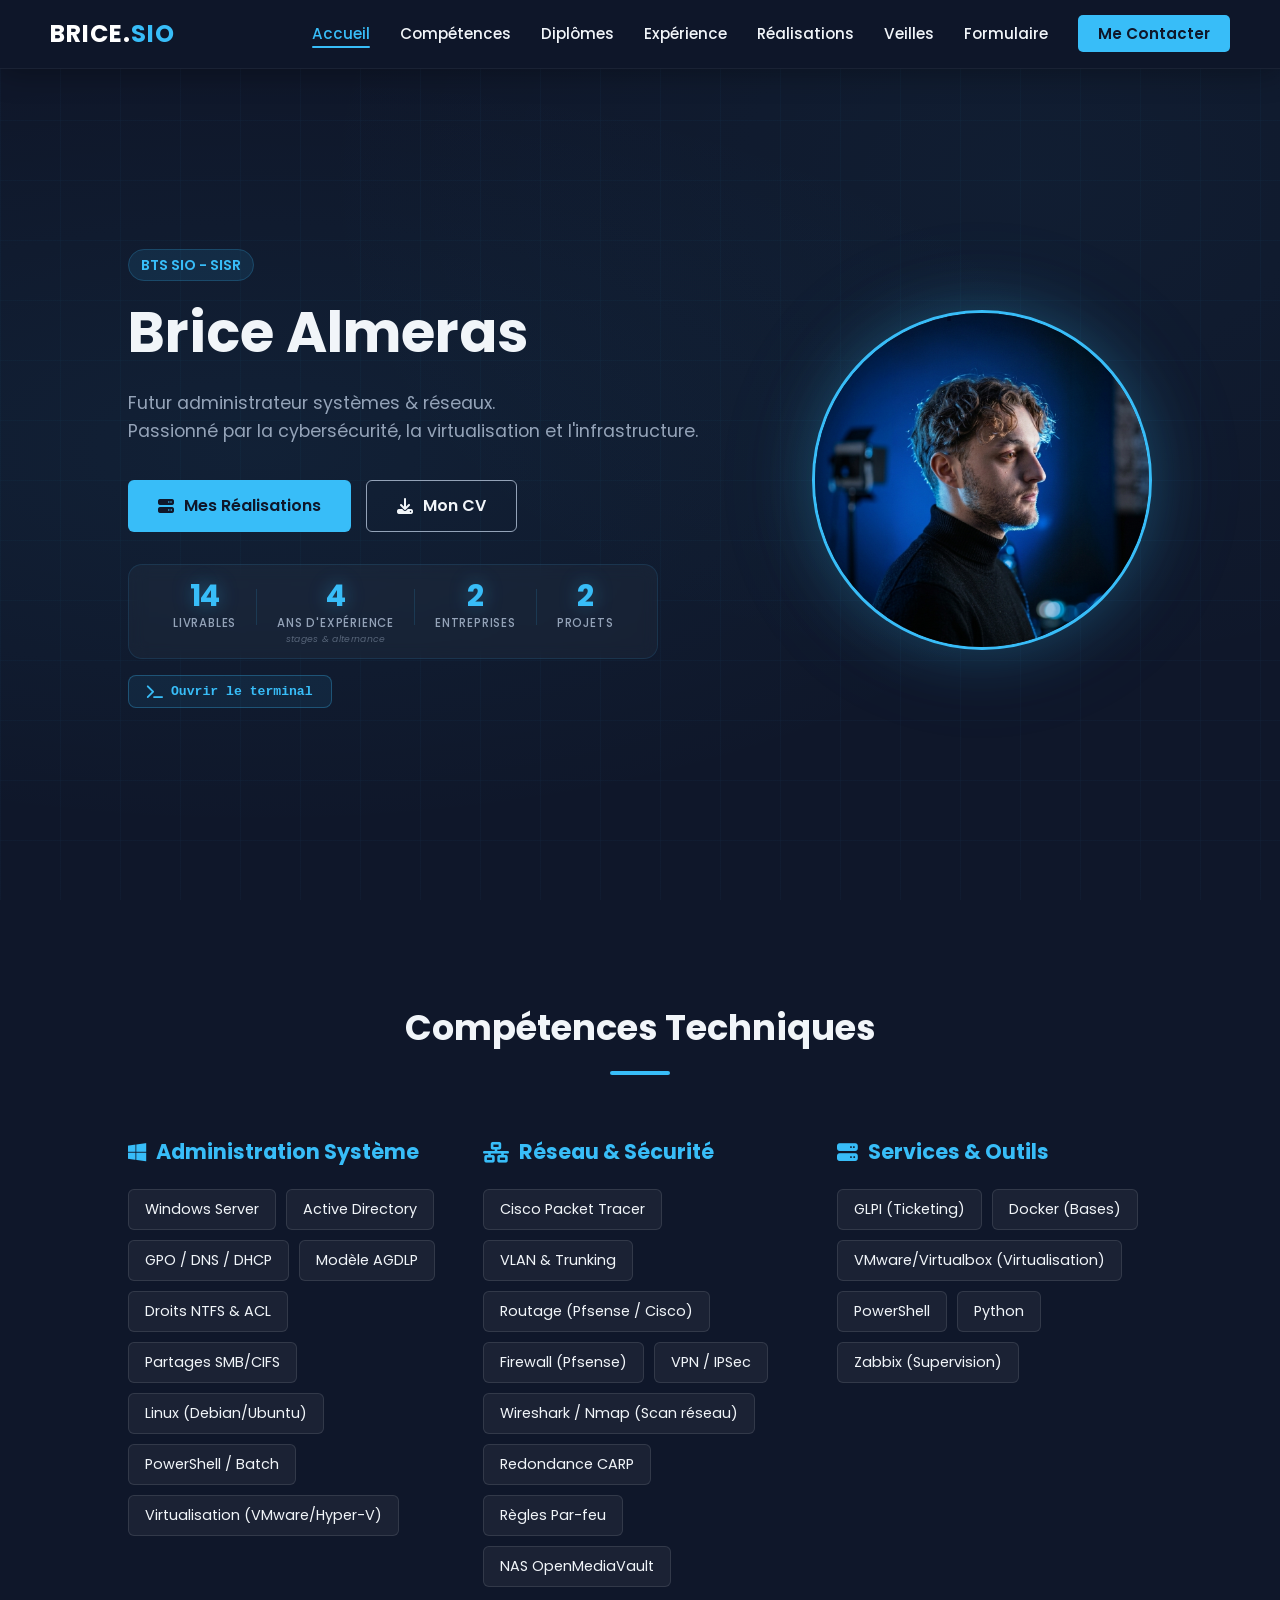
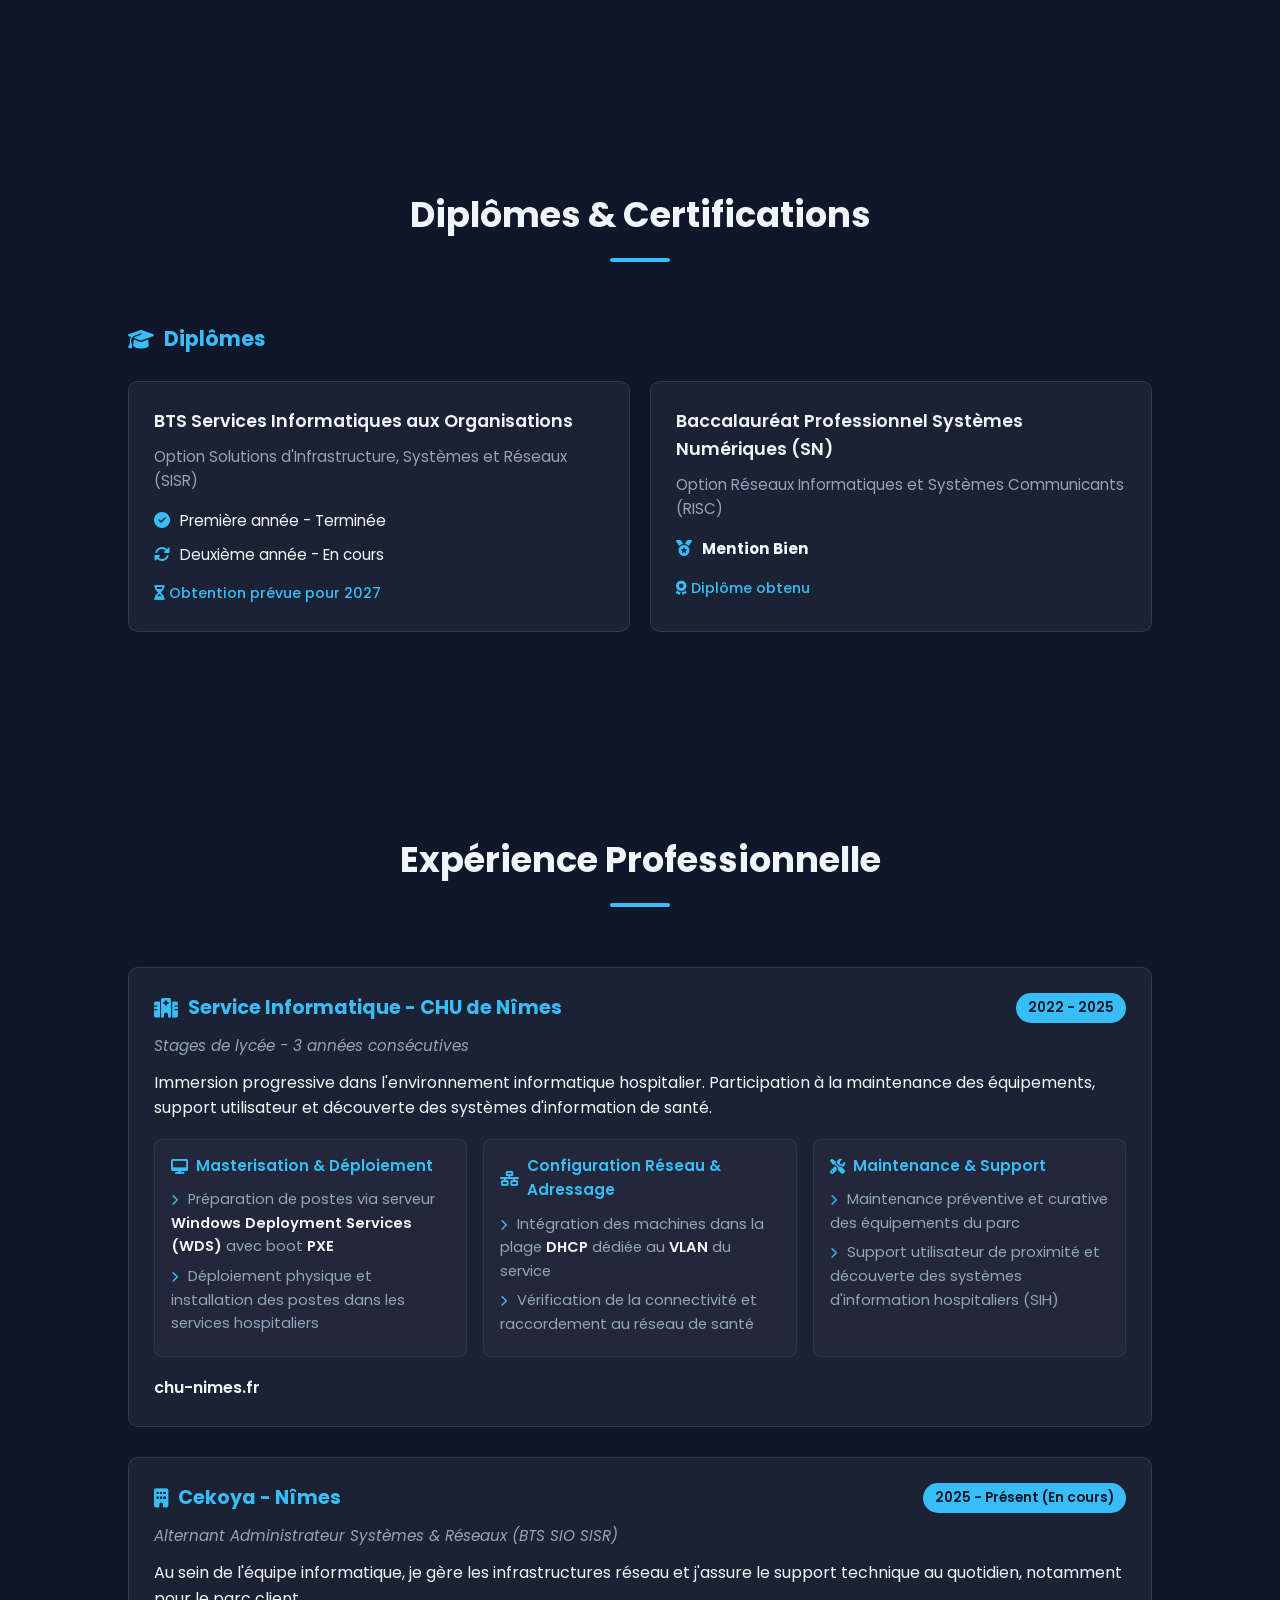
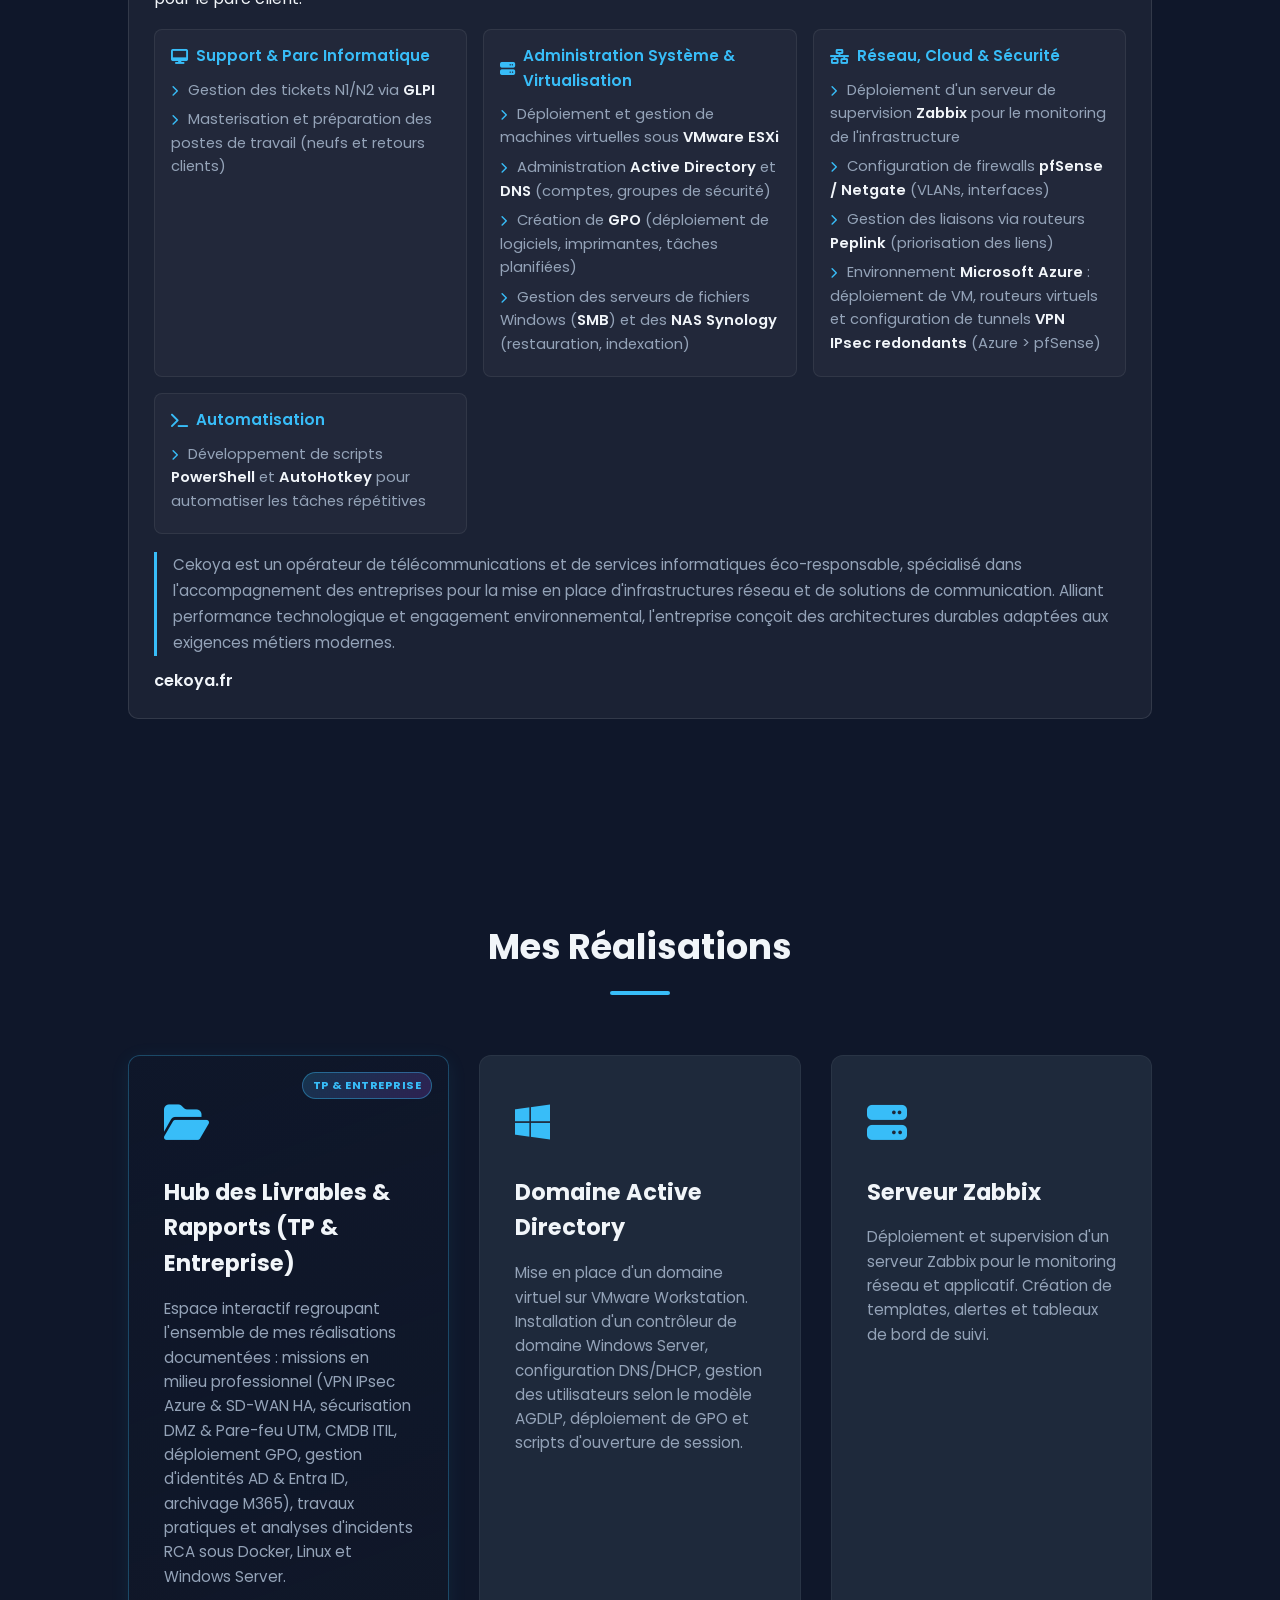
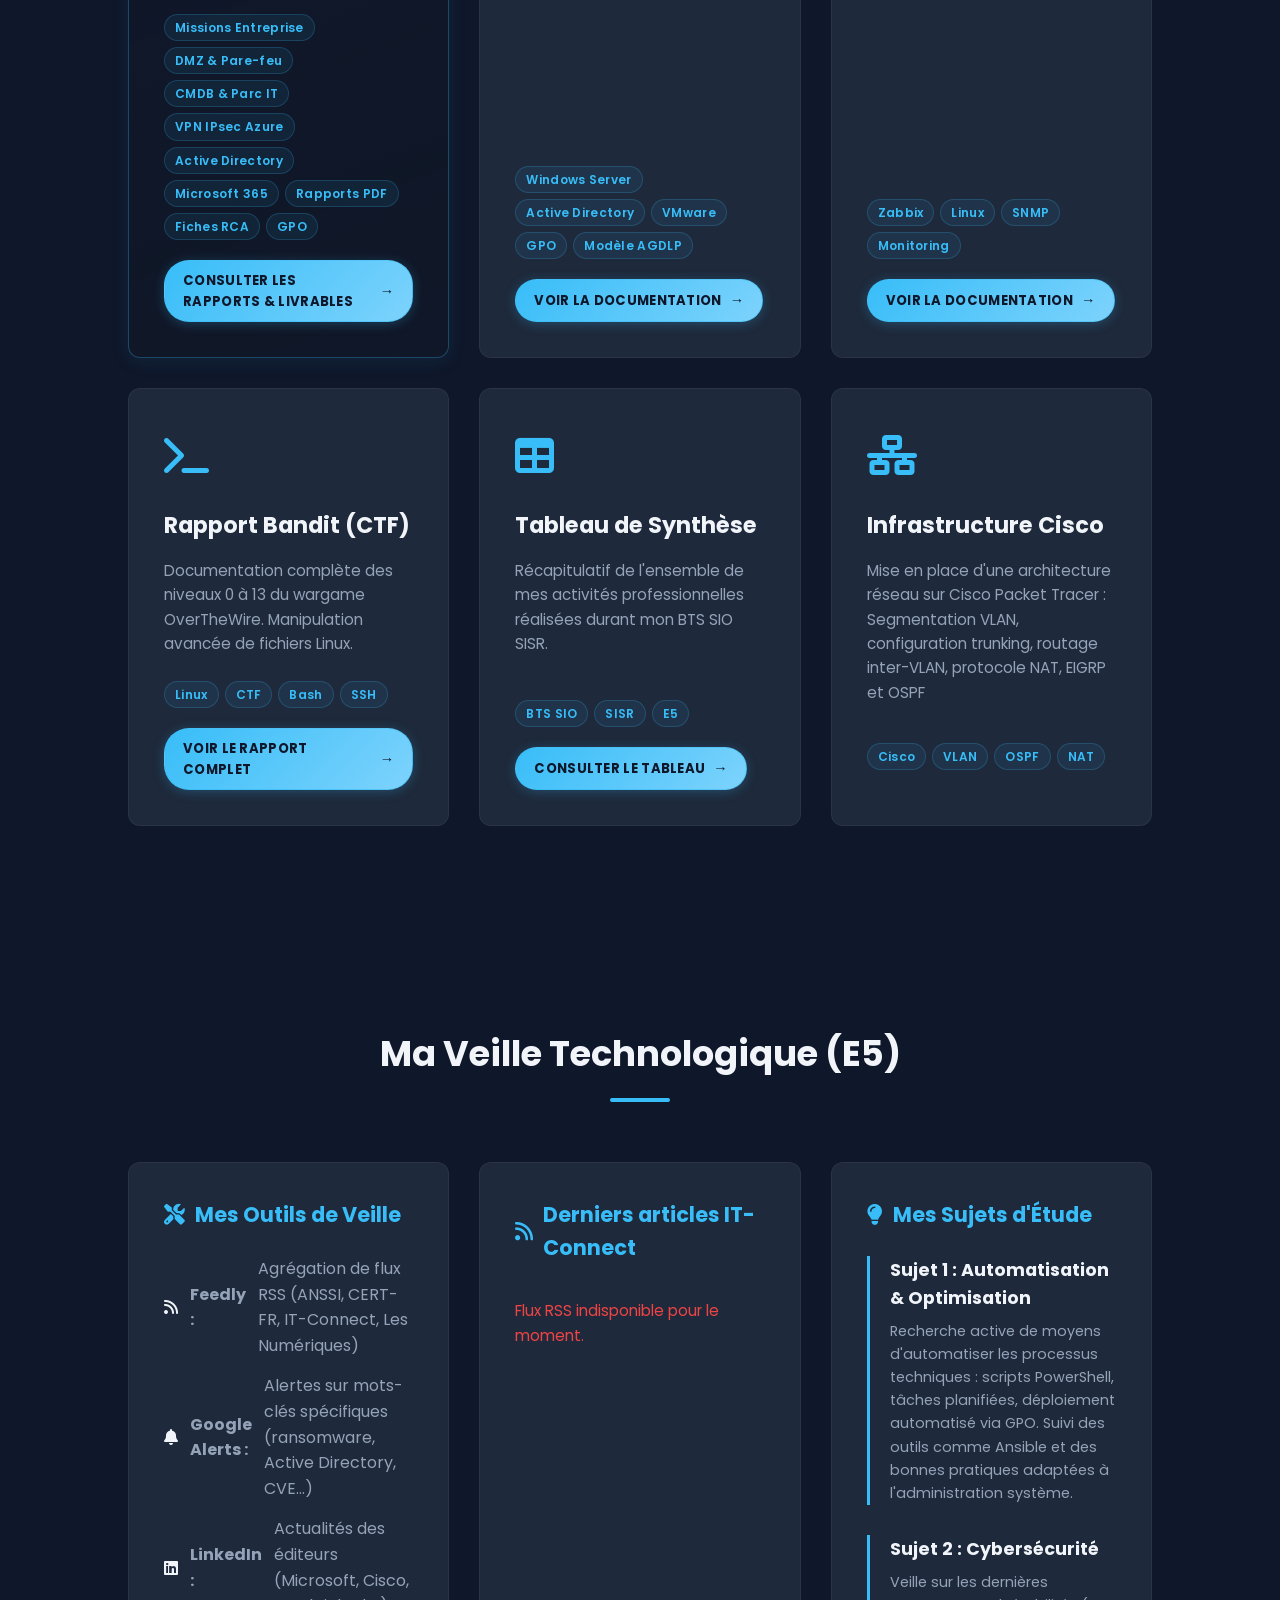
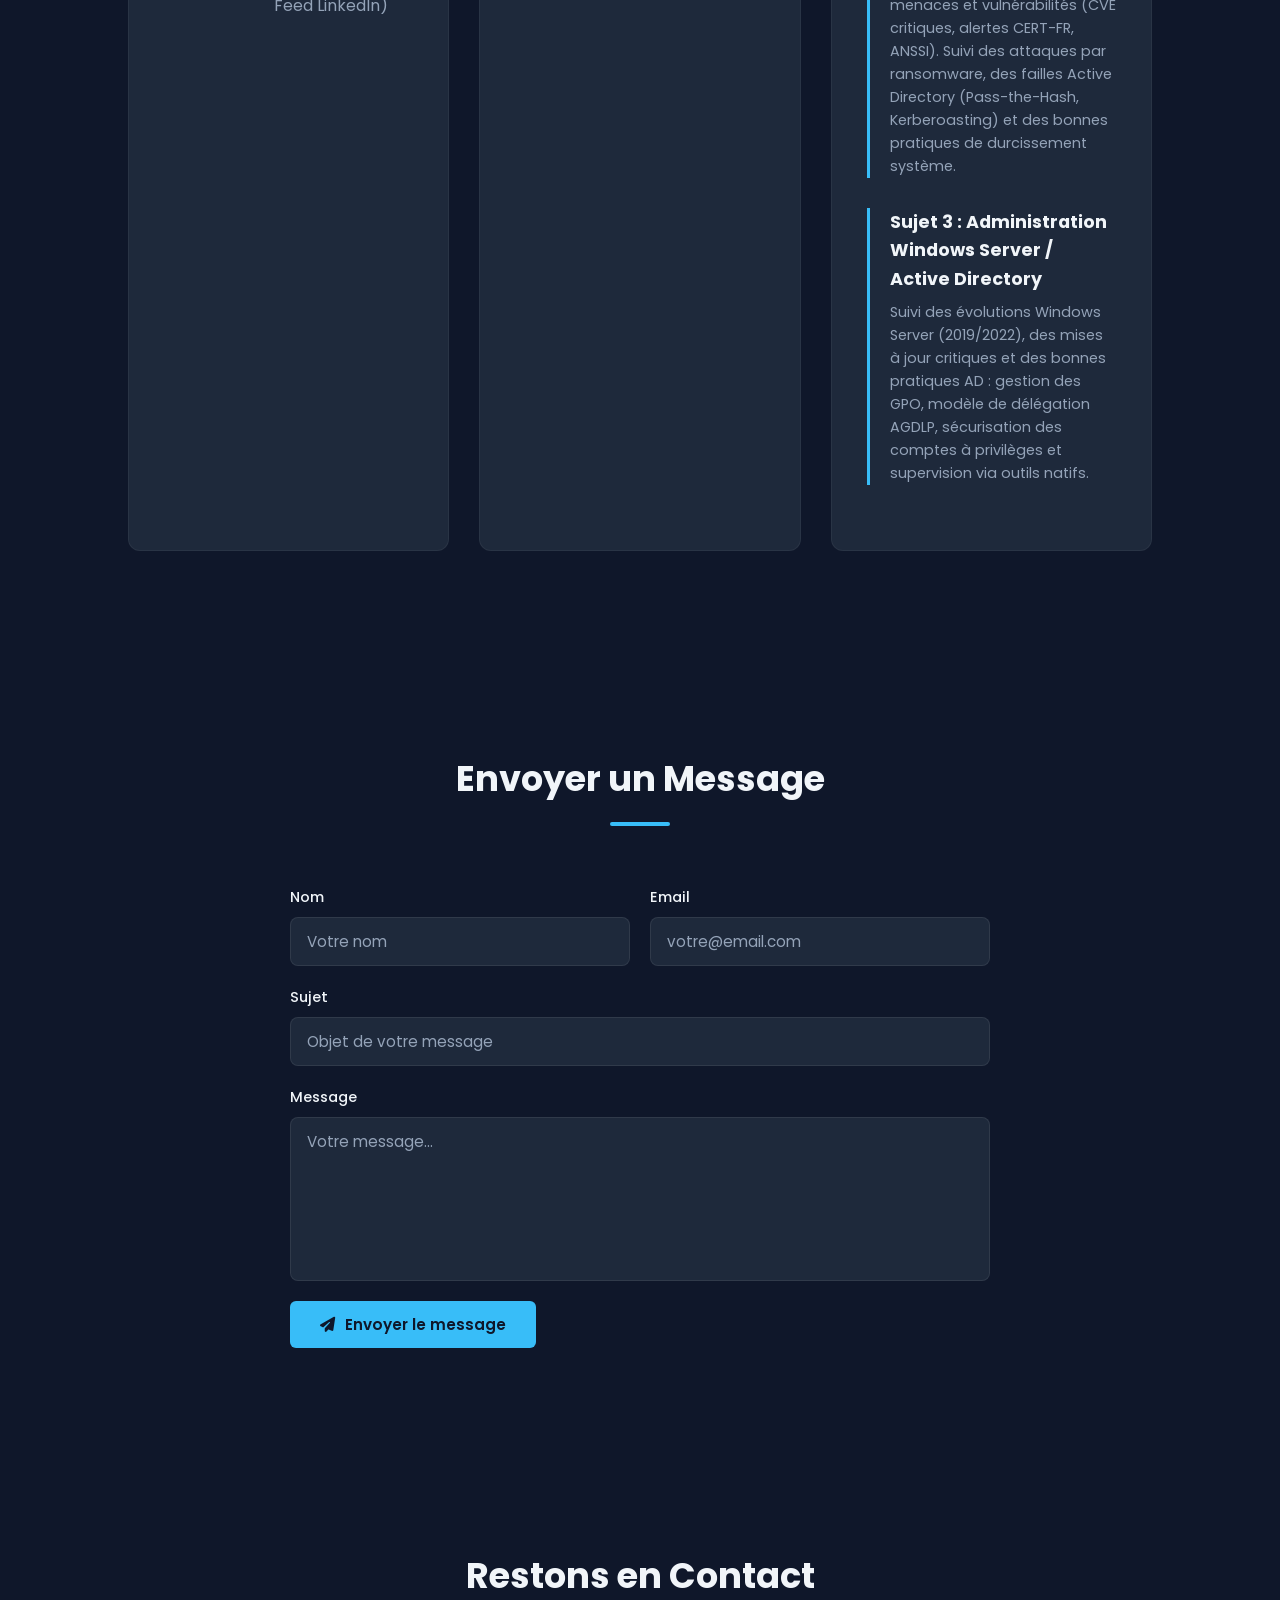
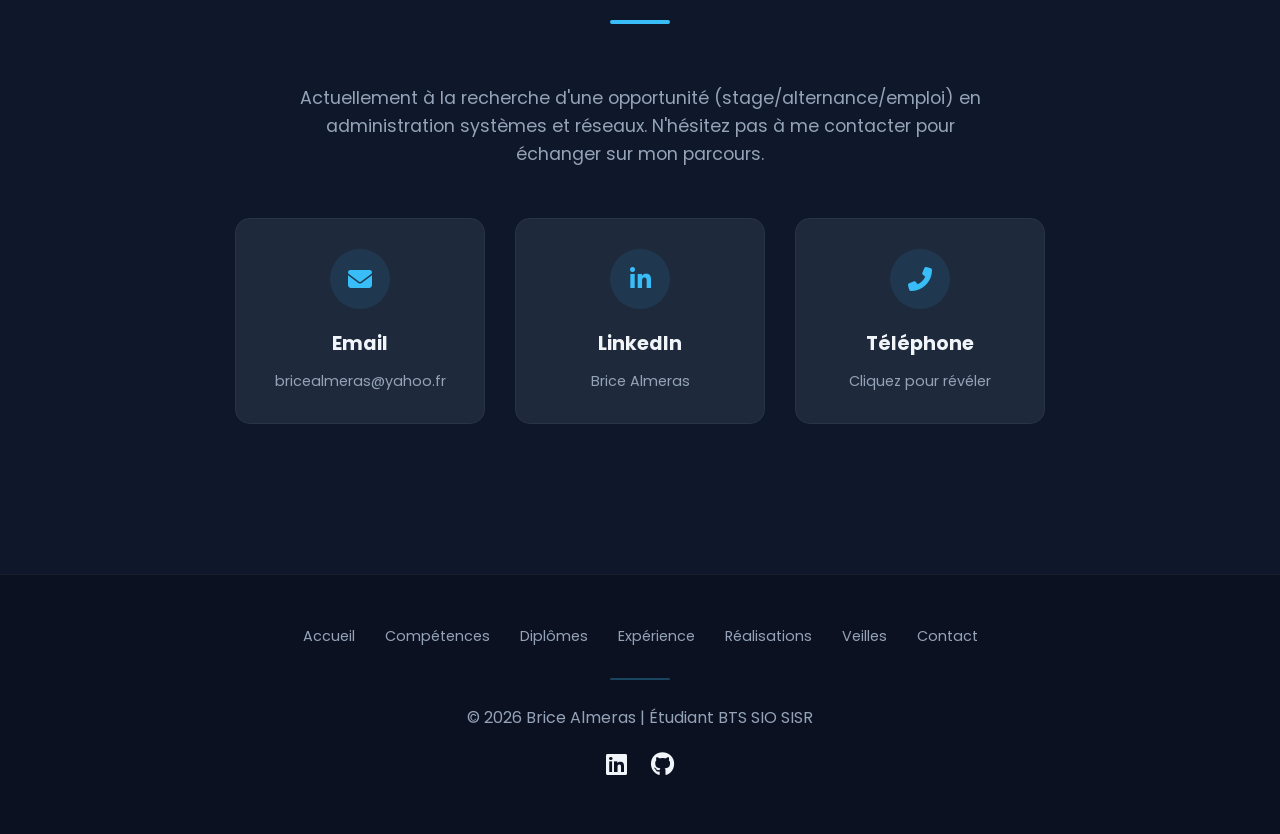
<file: index.html>
<!DOCTYPE html>
<html lang="fr">

<head>
    <meta charset="UTF-8">
    <meta name="viewport" content="width=device-width, initial-scale=1.0">
    <title>Portfolio - Brice Almeras | BTS SIO SISR</title>
    <link rel="preconnect" href="https://fonts.googleapis.com">
    <link rel="preconnect" href="https://fonts.gstatic.com" crossorigin>
    <link rel="preconnect" href="https://cdnjs.cloudflare.com" crossorigin>
    <link href="https://fonts.googleapis.com/css2?family=Poppins:wght@300;400;600&display=swap" rel="stylesheet">
    <link rel="stylesheet" href="https://cdnjs.cloudflare.com/ajax/libs/font-awesome/6.4.0/css/all.min.css">
    <link rel="stylesheet" href="style.css">
    <link rel="icon" type="image/svg+xml" href="favicon.svg">
    <!-- SEO -->
    <meta name="description" content="Portfolio de Brice Almeras, étudiant BTS SIO SISR — futur administrateur systèmes & réseaux. Découvrez mes compétences, expériences, livrables techniques et projets en cybersécurité, virtualisation et infrastructure.">
    <link rel="canonical" href="https://bricealmeras.github.io/Portfolio/">
    <!-- Open Graph -->
    <meta property="og:title" content="Portfolio - Brice Almeras | BTS SIO SISR">
    <meta property="og:description"
        content="Futur administrateur systèmes & réseaux. Passionné par la cybersécurité, la virtualisation et l'infrastructure.">
    <meta property="og:image" content="https://bricealmeras.github.io/Portfolio/assets/images/photo.png">
    <meta property="og:url" content="https://bricealmeras.github.io/Portfolio/">
    <meta property="og:type" content="website">
</head>

<body>

    <header>
        <div class="logo">BRICE.<span>SIO</span></div>
        <nav id="main-nav">
            <ul>
                <li><a href="#home">Accueil</a></li>
                <li><a href="#skills">Compétences</a></li>
                <li><a href="#diplomes">Diplômes</a></li>
                <li><a href="#experience">Expérience</a></li>
                <li><a href="#projets">Réalisations</a></li>
                <li><a href="#veilles">Veilles</a></li>
                <li><a href="#formulaire">Formulaire</a></li>
                <li><a href="#contact" class="btn-contact">Me Contacter</a></li>
            </ul>
        </nav>
        <button class="hamburger" id="hamburger-btn" aria-label="Ouvrir le menu">
            <span></span><span></span><span></span>
        </button>
    </header>

    <section id="home" class="hero">
        <div class="hero-grid-bg"></div>

        <!-- COLONNE GAUCHE -->
        <div class="hero-left">
            <div class="hero-content">
                <span class="badge">BTS SIO - SISR</span>
                <h1>Brice Almeras</h1>
                <p>Futur administrateur systèmes & réseaux.<br>Passionné par la cybersécurité, la virtualisation et
                    l'infrastructure.</p>
                <div class="hero-buttons">
                    <a href="#projets" class="btn-primary"><i class="fas fa-server"></i> Mes Réalisations</a>
                    <a href="assets/docs/CV_Brice_Almeras.pdf" target="_blank" rel="noopener noreferrer" class="btn-secondary"><i
                            class="fas fa-download"></i> Mon CV</a>
                </div>

                <!-- STATS COUNTER -->
                <div class="hero-stats" id="hero-stats">
                    <a href="projects/rapports/index.html" class="hero-stat-item" title="Consulter les 14 livrables techniques">
                        <span class="hero-stat-number" data-target="14">0</span>
                        <span class="hero-stat-label">Livrables</span>
                    </a>
                    <div class="hero-stat-divider"></div>
                    <a href="#experience" class="hero-stat-item" title="Voir mes expériences professionnelles">
                        <span class="hero-stat-number" data-target="4">0</span>
                        <span class="hero-stat-label">Ans d'expérience</span>
                        <span class="hero-stat-sublabel">stages & alternance</span>
                    </a>
                    <div class="hero-stat-divider"></div>
                    <a href="#experience" class="hero-stat-item" title="Voir les entreprises">
                        <span class="hero-stat-number" data-target="2">0</span>
                        <span class="hero-stat-label">Entreprises</span>
                    </a>
                    <div class="hero-stat-divider"></div>
                    <a href="#projets" class="hero-stat-item" title="Découvrir mes réalisations">
                        <span class="hero-stat-number" data-target="2">0</span>
                        <span class="hero-stat-label">Projets</span>
                    </a>
                </div>
            </div>

            <!-- BOUTON TOGGLE TERMINAL -->
            <button class="terminal-toggle-btn" id="terminal-toggle-btn" title="Ouvrir/Fermer le terminal">
                <i class="fas fa-terminal"></i>
            </button>

            <!-- TERMINAL CLI -->
            <div class="terminal-cli terminal-hidden" id="terminal-cli">
                <div class="terminal-cli-header">
                    <div class="terminal-cli-dots">
                        <span class="cli-dot cli-dot-red"></span>
                        <span class="cli-dot cli-dot-yellow"></span>
                        <span class="cli-dot cli-dot-green"></span>
                    </div>
                    <span class="terminal-cli-title">visiteur@portfolio:~</span>
                </div>
                <div class="terminal-cli-body" id="cli-body">
                    <div id="cli-output">
                        <p class="cli-line cli-info">Bienvenue sur le portfolio de <span class="cli-highlight">Brice
                                Almeras</span> 👋</p>
                        <p class="cli-line cli-info">Tape <span class="cli-cmd">help</span> pour voir les commandes
                            disponibles.</p>
                    </div>
                    <div class="cli-input-line">
                        <span class="cli-prompt">visiteur@portfolio:~$&nbsp;</span>
                        <input type="text" id="cli-input" autocomplete="off" spellcheck="false"
                            aria-label="Terminal input" />
                    </div>
                </div>
            </div>
        </div>

        <!-- COLONNE DROITE : PHOTO -->
        <div class="hero-image">
            <div class="image-box">
                <img src="assets/images/photo.png" alt="Brice Almeras">
            </div>
        </div>


    </section>

    <section id="skills" class="container">
        <h2 class="section-title">Compétences Techniques</h2>

        <div class="skills-wrapper">
            <div class="skill-category">
                <h3><i class="fab fa-windows"></i> Administration Système</h3>
                <div class="tags">
                    <span>Windows Server</span>
                    <span>Active Directory</span>
                    <span>GPO / DNS / DHCP</span>
                    <span>Modèle AGDLP</span>
                    <span>Droits NTFS & ACL</span>
                    <span>Partages SMB/CIFS</span>
                    <span>Linux (Debian/Ubuntu)</span>
                    <span>PowerShell / Batch</span>
                    <span>Virtualisation (VMware/Hyper-V)</span>
                </div>
            </div>

            <div class="skill-category">
                <h3><i class="fas fa-network-wired"></i> Réseau & Sécurité</h3>
                <div class="tags">
                    <span>Cisco Packet Tracer</span>
                    <span>VLAN & Trunking</span>
                    <span>Routage (Pfsense / Cisco)</span>
                    <span>Firewall (Pfsense)</span>
                    <span>VPN / IPSec</span>
                    <span>Wireshark / Nmap (Scan réseau)</span>
                    <span>Redondance CARP</span>
                    <span>Règles Par-feu</span>
                    <span>NAS OpenMediaVault</span>
                </div>
            </div>

            <div class="skill-category">
                <h3><i class="fas fa-server"></i> Services & Outils</h3>
                <div class="tags">
                    <span>GLPI (Ticketing)</span>
                    <span>Docker (Bases)</span>
                    <span>VMware/Virtualbox (Virtualisation)</span>
                    <span>PowerShell</span>
                    <span>Python</span>
                    <span>Zabbix (Supervision)</span>
                </div>
            </div>
        </div>
    </section>

    <section id="diplomes" class="container">
        <h2 class="section-title">Diplômes & Certifications</h2>

        <div class="diplomes-wrapper">
            <div class="diplome-category">
                <h3><i class="fas fa-graduation-cap"></i> Diplômes</h3>
                <div class="diplomes-cards-grid">
                    <div class="diplome-item">
                        <h4>BTS Services Informatiques aux Organisations</h4>
                        <p class="diplome-details">Option Solutions d'Infrastructure, Systèmes et Réseaux (SISR)</p>
                        <div class="diplome-progress">
                            <p class="progress-item"><span class="status-icon"><i class="fas fa-check-circle"></i></span>
                                Première année - Terminée</p>
                            <p class="progress-item"><span class="status-icon"><i class="fas fa-sync-alt"></i></span>
                                Deuxième année - En cours</p>
                        </div>
                        <p class="diplome-status"><i class="fas fa-hourglass-half"></i> Obtention prévue pour 2027</p>
                    </div>

                    <div class="diplome-item">
                        <h4>Baccalauréat Professionnel Systèmes Numériques (SN)</h4>
                        <p class="diplome-details">Option Réseaux Informatiques et Systèmes Communicants (RISC)</p>
                        <div class="diplome-progress">
                            <p class="progress-item"><span class="status-icon"><i class="fas fa-medal"></i></span>
                                <strong>Mention Bien</strong></p>
                        </div>
                        <p class="diplome-status"><i class="fas fa-award"></i> Diplôme obtenu</p>
                    </div>
                </div>
            </div>

            <!-- <div class="diplome-category">
                <h3><i class="fas fa-certificate"></i> Certifications</h3>
                <div class="certification-item">
                    <h4>CCNA (Cisco Certified Network Associate)</h4>
                    <p class="certification-details">Certification en cours - Préparation aux examens</p>
                    <p class="certification-status"><i class="fas fa-sync-alt"></i> En cours d'acquisition</p>
                </div>
            </div> -->
        </div>
    </section>

    <section id="experience" class="container">
        <h2 class="section-title">Expérience Professionnelle</h2>

        <div class="experience-wrapper">
            <div class="experience-item">
                <div class="experience-header">
                    <h3><i class="fas fa-hospital"></i> Service Informatique - CHU de Nîmes</h3>
                    <span class="experience-period">2022 - 2025</span>
                </div>
                <p class="experience-role">Stages de lycée - 3 années consécutives</p>
                <p class="experience-description">Immersion progressive dans l'environnement informatique hospitalier.
                    Participation à la maintenance des équipements, support utilisateur et découverte des systèmes
                    d'information de santé.</p>

                <div class="experience-subgroups">
                    <div class="experience-subgroup">
                        <h4><i class="fas fa-desktop"></i> Masterisation &amp; Déploiement</h4>
                        <ul class="experience-tasks">
                            <li><i class="fas fa-chevron-right"></i> Préparation de postes via serveur <strong>Windows Deployment Services (WDS)</strong> avec boot <strong>PXE</strong></li>
                            <li><i class="fas fa-chevron-right"></i> Déploiement physique et installation des postes dans les services hospitaliers</li>
                        </ul>
                    </div>

                    <div class="experience-subgroup">
                        <h4><i class="fas fa-network-wired"></i> Configuration Réseau &amp; Adressage</h4>
                        <ul class="experience-tasks">
                            <li><i class="fas fa-chevron-right"></i> Intégration des machines dans la plage <strong>DHCP</strong> dédiée au <strong>VLAN</strong> du service</li>
                            <li><i class="fas fa-chevron-right"></i> Vérification de la connectivité et raccordement au réseau de santé</li>
                        </ul>
                    </div>

                    <div class="experience-subgroup">
                        <h4><i class="fas fa-tools"></i> Maintenance &amp; Support</h4>
                        <ul class="experience-tasks">
                            <li><i class="fas fa-chevron-right"></i> Maintenance préventive et curative des équipements du parc</li>
                            <li><i class="fas fa-chevron-right"></i> Support utilisateur de proximité et découverte des systèmes d'information hospitaliers (SIH)</li>
                        </ul>
                    </div>
                </div>

                <p class="experience-link"><a href="https://www.chu-nimes.fr/" target="_blank"
                        rel="noopener noreferrer">chu-nimes.fr</a></p>
            </div>

            <div class="experience-item">
                <div class="experience-header">
                    <h3><i class="fas fa-building"></i> Cekoya - Nîmes</h3>
                    <span class="experience-period experience-period-current"><span class="pulse-dot"></span> 2025 -
                        Présent (En cours)</span>
                </div>
                <p class="experience-role">Alternant Administrateur Systèmes &amp; Réseaux (BTS SIO SISR)</p>
                <p class="experience-description">Au sein de l'équipe informatique, je gère les infrastructures réseau et j'assure le support technique au quotidien, notamment pour le parc client.</p>

                <div class="experience-subgroups">
                    <div class="experience-subgroup">
                        <h4><i class="fas fa-desktop"></i> Support &amp; Parc Informatique</h4>
                        <ul class="experience-tasks">
                            <li><i class="fas fa-chevron-right"></i> Gestion des tickets N1/N2 via <strong>GLPI</strong></li>
                            <li><i class="fas fa-chevron-right"></i> Masterisation et préparation des postes de travail (neufs et retours clients)</li>
                        </ul>
                    </div>

                    <div class="experience-subgroup">
                        <h4><i class="fas fa-server"></i> Administration Système &amp; Virtualisation</h4>
                        <ul class="experience-tasks">
                            <li><i class="fas fa-chevron-right"></i> Déploiement et gestion de machines virtuelles sous <strong>VMware ESXi</strong></li>
                            <li><i class="fas fa-chevron-right"></i> Administration <strong>Active Directory</strong> et <strong>DNS</strong> (comptes, groupes de sécurité)</li>
                            <li><i class="fas fa-chevron-right"></i> Création de <strong>GPO</strong> (déploiement de logiciels, imprimantes, tâches planifiées)</li>
                            <li><i class="fas fa-chevron-right"></i> Gestion des serveurs de fichiers Windows (<strong>SMB</strong>) et des <strong>NAS Synology</strong> (restauration, indexation)</li>
                        </ul>
                    </div>

                    <div class="experience-subgroup">
                        <h4><i class="fas fa-network-wired"></i> Réseau, Cloud &amp; Sécurité</h4>
                        <ul class="experience-tasks">
                            <li><i class="fas fa-chevron-right"></i> Déploiement d'un serveur de supervision <strong>Zabbix</strong> pour le monitoring de l'infrastructure</li>
                            <li><i class="fas fa-chevron-right"></i> Configuration de firewalls <strong>pfSense / Netgate</strong> (VLANs, interfaces)</li>
                            <li><i class="fas fa-chevron-right"></i> Gestion des liaisons via routeurs <strong>Peplink</strong> (priorisation des liens)</li>
                            <li><i class="fas fa-chevron-right"></i> Environnement <strong>Microsoft Azure</strong> : déploiement de VM, routeurs virtuels et configuration de tunnels <strong>VPN IPsec redondants</strong> (Azure &gt; pfSense)</li>
                        </ul>
                    </div>

                    <div class="experience-subgroup">
                        <h4><i class="fas fa-terminal"></i> Automatisation</h4>
                        <ul class="experience-tasks">
                            <li><i class="fas fa-chevron-right"></i> Développement de scripts <strong>PowerShell</strong> et <strong>AutoHotkey</strong> pour automatiser les tâches répétitives</li>
                        </ul>
                    </div>
                </div>

                <p class="experience-company-description">Cekoya est un opérateur de télécommunications et de services informatiques éco-responsable, spécialisé dans l'accompagnement des entreprises pour la mise en place d'infrastructures réseau et de solutions de communication. Alliant performance technologique et engagement environnemental, l'entreprise conçoit des architectures durables adaptées aux exigences métiers modernes.</p>

                <p class="experience-link"><a href="https://cekoya.fr" target="_blank"
                        rel="noopener noreferrer">cekoya.fr</a></p>
            </div>
        </div>
    </section>

    <section id="projets" class="container">
        <h2 class="section-title">Mes Réalisations</h2>
        <div class="projects-grid">
            <div class="card card-featured">
                <span class="card-badge-new">TP & Entreprise</span>
                <div class="card-icon"><i class="fas fa-folder-open"></i></div>
                <h3>Hub des Livrables &amp; Rapports (TP &amp; Entreprise)</h3>
                <p>Espace interactif regroupant l'ensemble de mes réalisations documentées : missions en milieu
                    professionnel (VPN IPsec Azure &amp; SD-WAN HA, sécurisation DMZ &amp; Pare-feu UTM, CMDB ITIL, déploiement GPO, gestion d'identités AD &amp; Entra ID, archivage M365), travaux
                    pratiques et analyses d'incidents RCA sous Docker, Linux et Windows Server.</p>
                <div class="card-tags">
                    <span>Missions Entreprise</span><span>DMZ &amp; Pare-feu</span><span>CMDB &amp; Parc IT</span><span>VPN IPsec Azure</span><span>Active Directory</span><span>Microsoft
                        365</span><span>Rapports PDF</span><span>Fiches RCA</span><span>GPO</span>
                </div>
                <a href="projects/rapports/index.html">Consulter les rapports &amp; livrables</a>
            </div>
            <div class="card">
                <div class="card-icon"><i class="fab fa-windows"></i></div>
                <h3>Domaine Active Directory</h3>
                <p>Mise en place d'un domaine virtuel sur VMware Workstation. Installation d'un contrôleur de domaine
                    Windows Server, configuration DNS/DHCP, gestion des utilisateurs selon le modèle AGDLP, déploiement
                    de GPO et scripts d'ouverture de session.</p>
                <div class="card-tags">
                    <span>Windows Server</span><span>Active
                        Directory</span><span>VMware</span><span>GPO</span><span>Modèle AGDLP</span>
                </div>
                <a href="assets/docs/DOC_TECHNIQUE_BRICE_ALMERAS.pdf" target="_blank" rel="noopener noreferrer">Voir la documentation</a>
            </div>
            <div class="card">
                <div class="card-icon"><i class="fas fa-server"></i></div>
                <h3>Serveur Zabbix</h3>
                <p>Déploiement et supervision d'un serveur Zabbix pour le monitoring réseau et applicatif. Création de
                    templates, alertes et tableaux de bord de suivi.</p>
                <div class="card-tags">
                    <span>Zabbix</span><span>Linux</span><span>SNMP</span><span>Monitoring</span>
                </div>
                <a href="projects/zabbix/index.html">Voir la documentation</a>
            </div>
            <div class="card">
                <div class="card-icon"><i class="fas fa-terminal"></i></div>
                <h3>Rapport Bandit (CTF)</h3>
                <p>Documentation complète des niveaux 0 à 13 du wargame OverTheWire. Manipulation avancée de fichiers
                    Linux.</p>
                <div class="card-tags">
                    <span>Linux</span><span>CTF</span><span>Bash</span><span>SSH</span>
                </div>
                <a href="projects/bandit/index.html">Voir le rapport complet</a>
            </div>
            <div class="card">
                <div class="card-icon"><i class="fas fa-table"></i></div>
                <h3>Tableau de Synthèse</h3>
                <p>Récapitulatif de l'ensemble de mes activités professionnelles réalisées durant mon BTS SIO SISR.</p>
                <div class="card-tags">
                    <span>BTS SIO</span><span>SISR</span><span>E5</span>
                </div>
                <a href="assets/docs/BRICE ALMERAS 8-1 - BTS SIO - 2025 - Annexe 8-1 - Epreuve E5 - Tableau de synthèse.pdf"
                    target="_blank" rel="noopener noreferrer">Consulter le tableau</a>
            </div>
            <div class="card">
                <div class="card-icon"><i class="fas fa-network-wired"></i></div>
                <h3>Infrastructure Cisco</h3>
                <p>Mise en place d'une architecture réseau sur Cisco Packet Tracer : Segmentation VLAN, configuration
                    trunking, routage inter-VLAN, protocole NAT, EIGRP et OSPF</p>
                <div class="card-tags">
                    <span>Cisco</span><span>VLAN</span><span>OSPF</span><span>NAT</span>
                </div>
            </div>
        </div>
    </section>

    <section id="veilles" class="container">
        <h2 class="section-title">Ma Veille Technologique (E5)</h2>

        <div class="veille-container">
            <div class="veille-card tools">
                <h3><i class="fas fa-tools"></i> Mes Outils de Veille</h3>
                <ul class="tool-list">
                    <li><i class="fas fa-rss"></i> <strong>Feedly :</strong> Agrégation de flux RSS (ANSSI, CERT-FR,
                        IT-Connect, Les Numériques)</li>
                    <li><i class="fas fa-bell"></i> <strong>Google Alerts :</strong> Alertes sur mots-clés spécifiques
                        (ransomware, Active Directory, CVE...)</li>
                    <!-- <li><i class="fab fa-twitter"></i> <strong>Twitter/X :</strong> Suivi de chercheurs en cybersécurité</li> -->
                    <!-- <li><i class="fas fa-bell"></i> <strong>Google Alerts :</strong> Alertes sur mots-clés spécifiques</li> -->
                    <li><i class="fab fa-linkedin"></i> <strong>LinkedIn :</strong> Actualités des éditeurs (Microsoft,
                        Cisco, Feed LinkedIn)</li>
                </ul>
            </div>

            <div class="veille-card rss-card">
                <h3><i class="fas fa-rss"></i> Derniers articles IT-Connect</h3>
                <div id="rss-feed">
                    <p class="rss-loading"><i class="fas fa-spinner fa-spin"></i> Chargement des articles...</p>
                </div>
            </div>

            <div class="veille-card subjects">
                <h3><i class="fas fa-lightbulb"></i> Mes Sujets d'Étude</h3>

                <div class="subject-item">
                    <h4>Sujet 1 : Automatisation & Optimisation</h4>
                    <p>Recherche active de moyens d'automatiser les processus techniques : scripts PowerShell, tâches
                        planifiées, déploiement automatisé via GPO. Suivi des outils comme Ansible et des bonnes
                        pratiques adaptées à l'administration système.</p>
                </div>

                <div class="subject-item">
                    <h4>Sujet 2 : Cybersécurité</h4>
                    <p>Veille sur les dernières menaces et vulnérabilités (CVE critiques, alertes CERT-FR, ANSSI). Suivi
                        des attaques par ransomware, des failles Active Directory (Pass-the-Hash, Kerberoasting) et des
                        bonnes pratiques de durcissement système.</p>
                </div>

                <div class="subject-item">
                    <h4>Sujet 3 : Administration Windows Server / Active Directory</h4>
                    <p>Suivi des évolutions Windows Server (2019/2022), des mises à jour critiques et des bonnes
                        pratiques AD : gestion des GPO, modèle de délégation AGDLP, sécurisation des comptes à
                        privilèges et supervision via outils natifs.</p>
                </div>
            </div>
        </div>
    </section>
    <section id="formulaire" class="container">
        <h2 class="section-title">Envoyer un Message</h2>
        <div class="form-wrapper">
            <form id="contact-form" action="https://formspree.io/f/xzdqqgrw" method="POST">
                <div class="form-row">
                    <div class="form-group">
                        <label for="name">Nom</label>
                        <input type="text" id="name" name="name" placeholder="Votre nom" required />
                    </div>
                    <div class="form-group">
                        <label for="email">Email</label>
                        <input type="email" id="email" name="email" placeholder="votre@email.com" required />
                    </div>
                </div>
                <div class="form-group">
                    <label for="subject">Sujet</label>
                    <input type="text" id="subject" name="subject" placeholder="Objet de votre message" required />
                </div>
                <div class="form-group">
                    <label for="message">Message</label>
                    <textarea id="message" name="message" rows="6" placeholder="Votre message..." required></textarea>
                </div>
                <button type="submit" class="btn-form">
                    <i class="fas fa-paper-plane"></i> Envoyer le message
                </button>
                <p class="form-success" id="form-success"><i class="fas fa-check-circle"></i> Message envoyé avec succès
                    !</p>
                <p class="form-error" id="form-error"><i class="fas fa-exclamation-circle"></i> Une erreur est survenue,
                    réessayez.</p>
            </form>
        </div>
    </section>

    <section id="contact" class="container contact-section">
        <h2 class="section-title">Restons en Contact</h2>

        <div class="contact-wrapper">
            <p class="contact-text">
                Actuellement à la recherche d'une opportunité (stage/alternance/emploi) en administration systèmes et
                réseaux.
                N'hésitez pas à me contacter pour échanger sur mon parcours.
            </p>

            <div class="contact-cards">
                <a href="mailto:bricealmeras@yahoo.fr" class="contact-card">
                    <div class="icon-box">
                        <i class="fas fa-envelope"></i>
                    </div>
                    <h3>Email</h3>
                    <p>bricealmeras@yahoo.fr</p>
                </a>

                <a href="https://www.linkedin.com/in/brice-almeras/" target="_blank" rel="noopener noreferrer" class="contact-card">
                    <div class="icon-box">
                        <i class="fab fa-linkedin-in"></i>
                    </div>
                    <h3>LinkedIn</h3>
                    <p>Brice Almeras</p>
                </a>

                <div class="contact-card no-hover" id="phone-card" role="button" tabindex="0" aria-label="Révéler et copier le numéro de téléphone">
                    <div class="icon-box">
                        <i class="fas fa-phone-alt"></i>
                    </div>
                    <h3>Téléphone</h3>
                    <p class="phone-hidden">Cliquez pour révéler</p>
                    <p class="phone-number" style="display:none;">06 66 78 15 73</p>
                </div>
            </div>
        </div>
    </section>

    <footer>
        <div class="footer-content">
            <div class="footer-nav">
                <a href="#home">Accueil</a>
                <a href="#skills">Compétences</a>
                <a href="#diplomes">Diplômes</a>
                <a href="#experience">Expérience</a>
                <a href="#projets">Réalisations</a>
                <a href="#veilles">Veilles</a>
                <a href="#contact">Contact</a>
            </div>
            <div class="footer-divider"></div>
            <p>© 2026 Brice Almeras | Étudiant BTS SIO SISR</p>
            <div class="social-links">
                <a href="https://www.linkedin.com/in/brice-almeras/" target="_blank" rel="noopener noreferrer"><i class="fab fa-linkedin"></i></a>
                <a href="https://github.com/bricealmeras" target="_blank" rel="noopener noreferrer" title="GitHub"><i
                        class="fab fa-github"></i></a>
            </div>
        </div>
    </footer>

    <script src="main.js" defer></script>



</body>

</html>
</file>
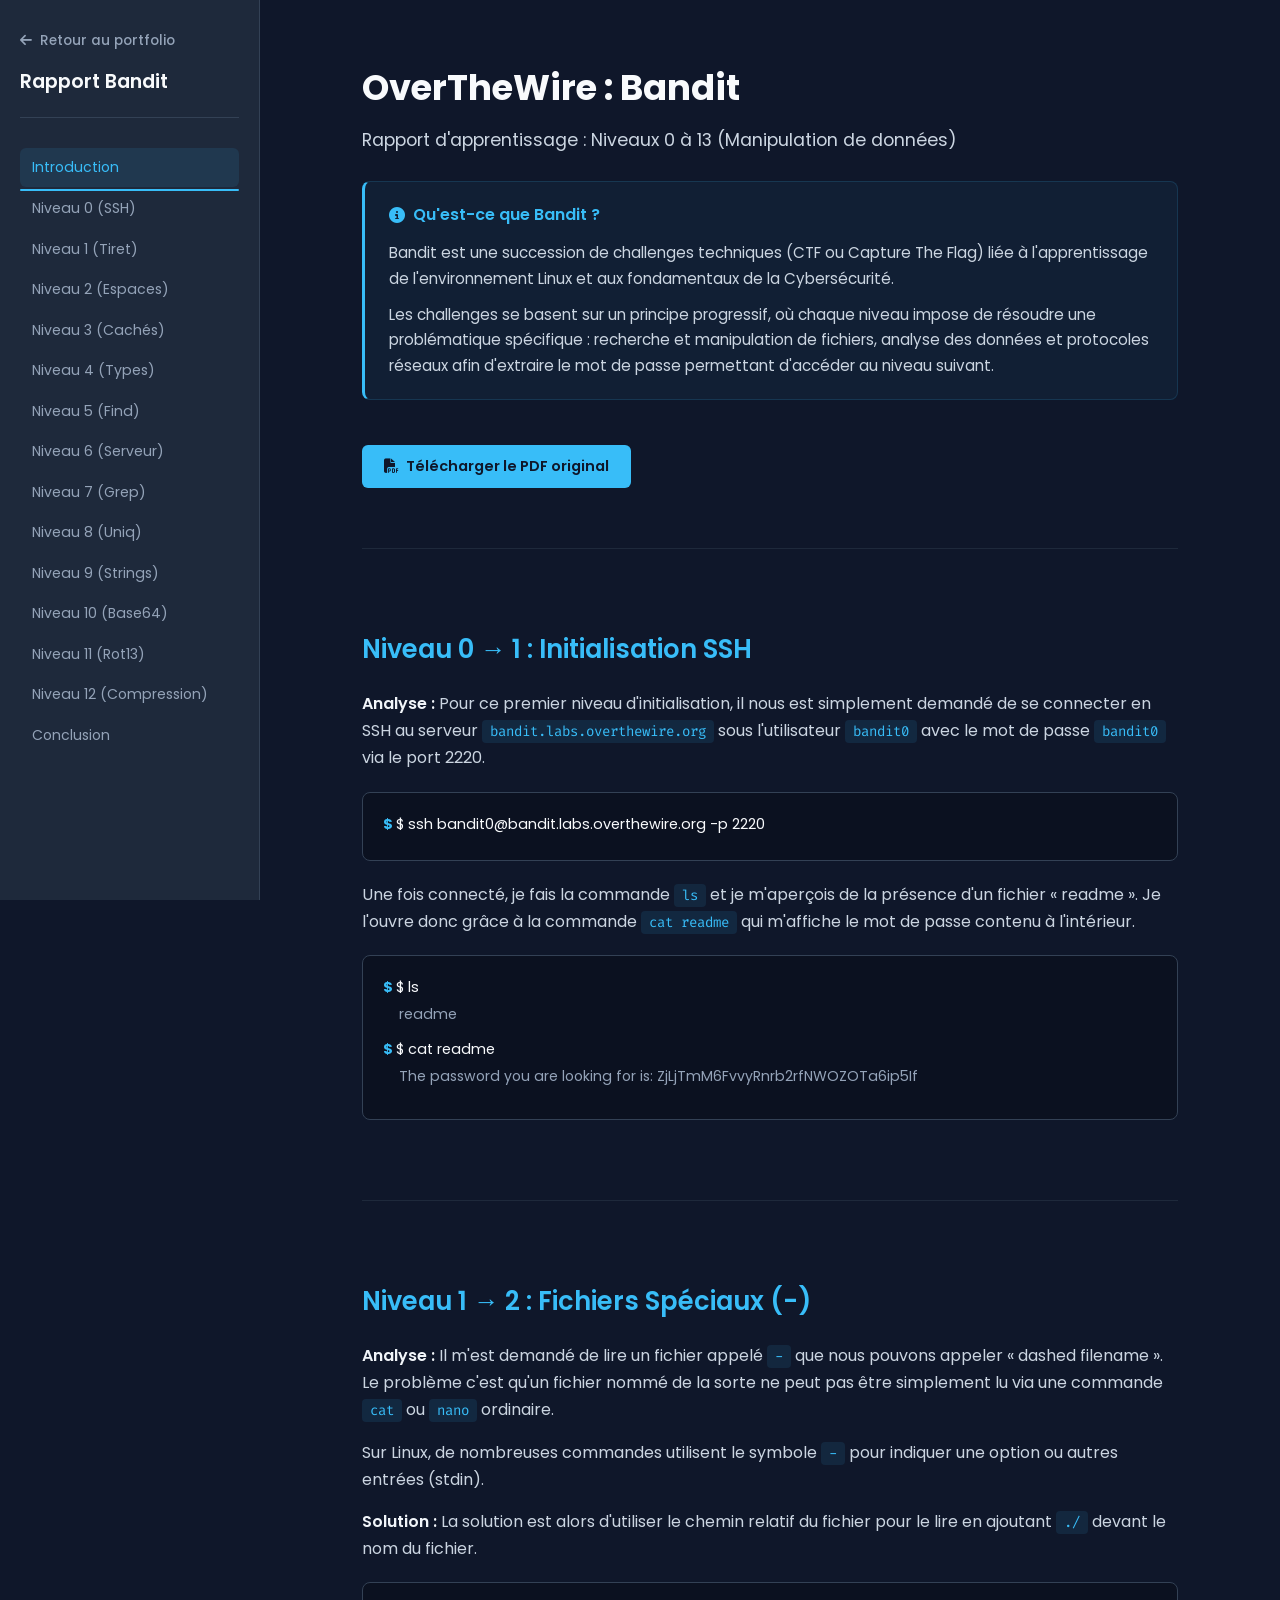
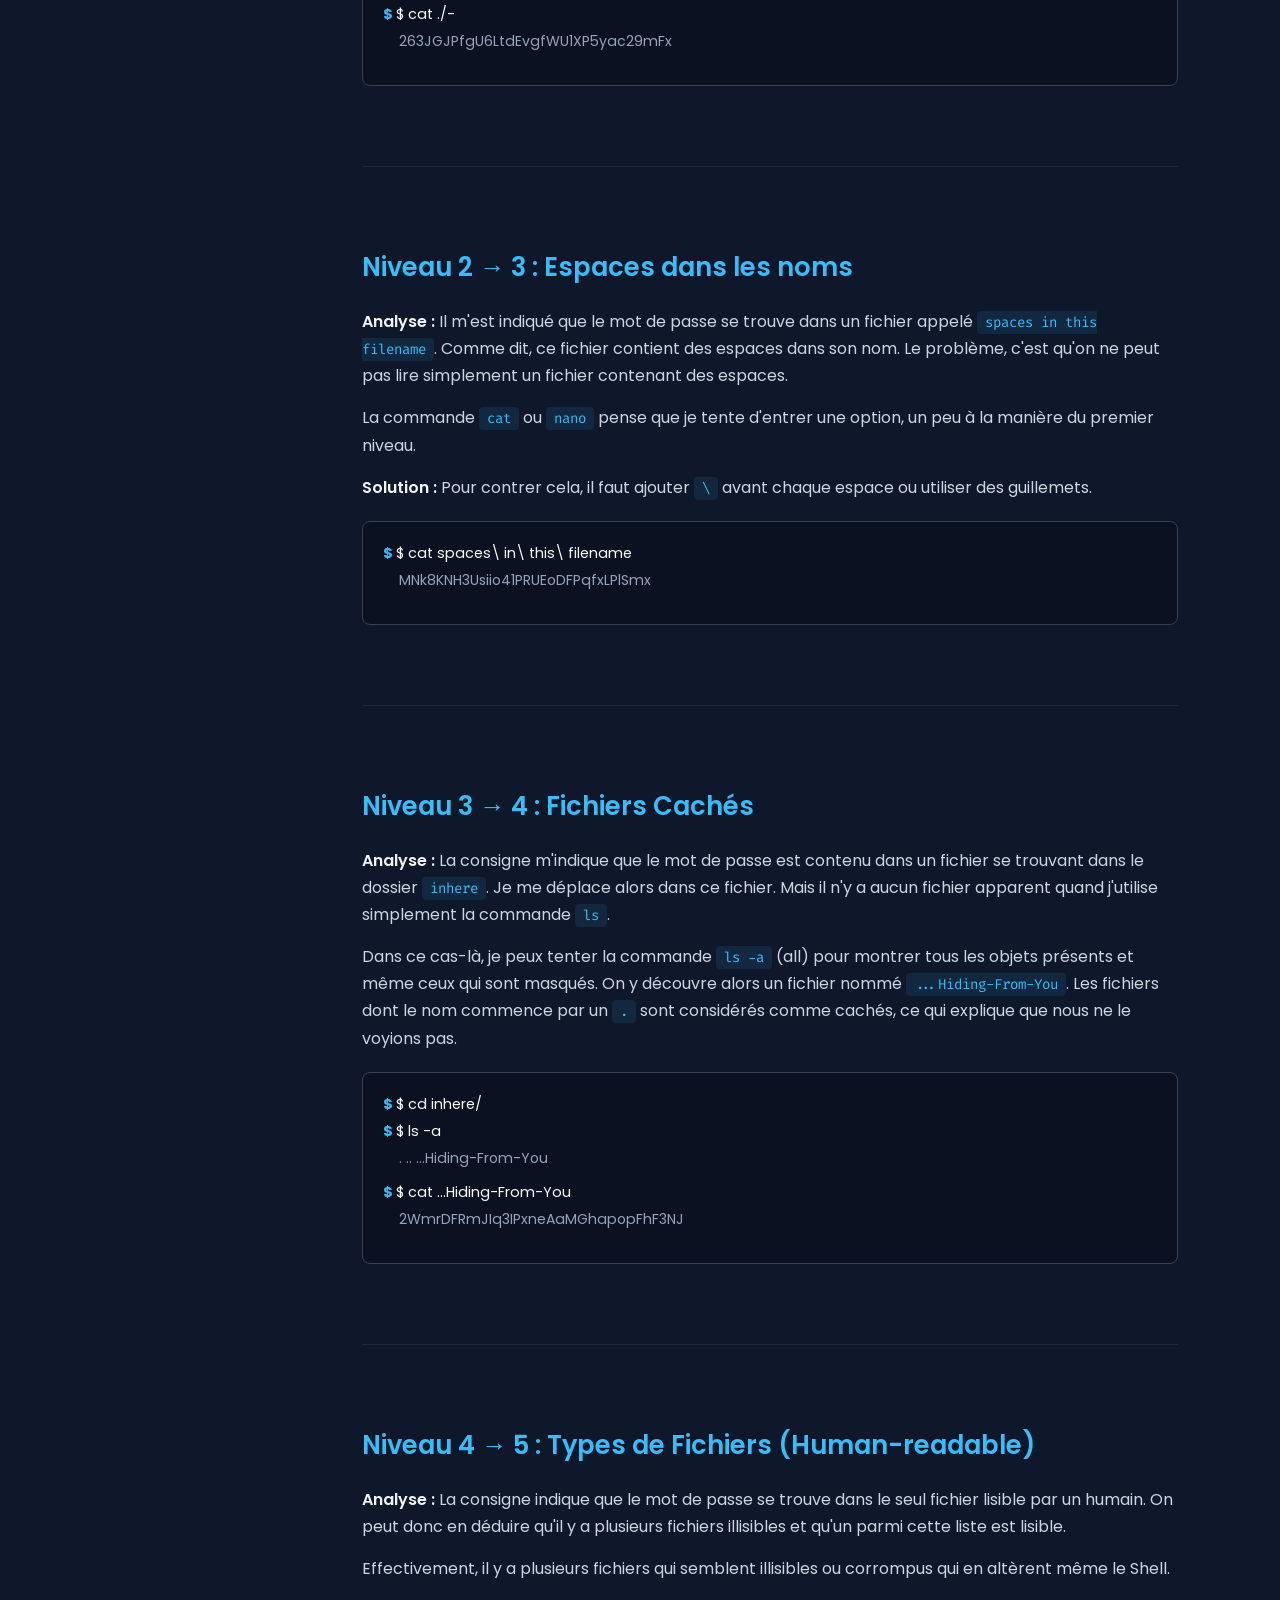
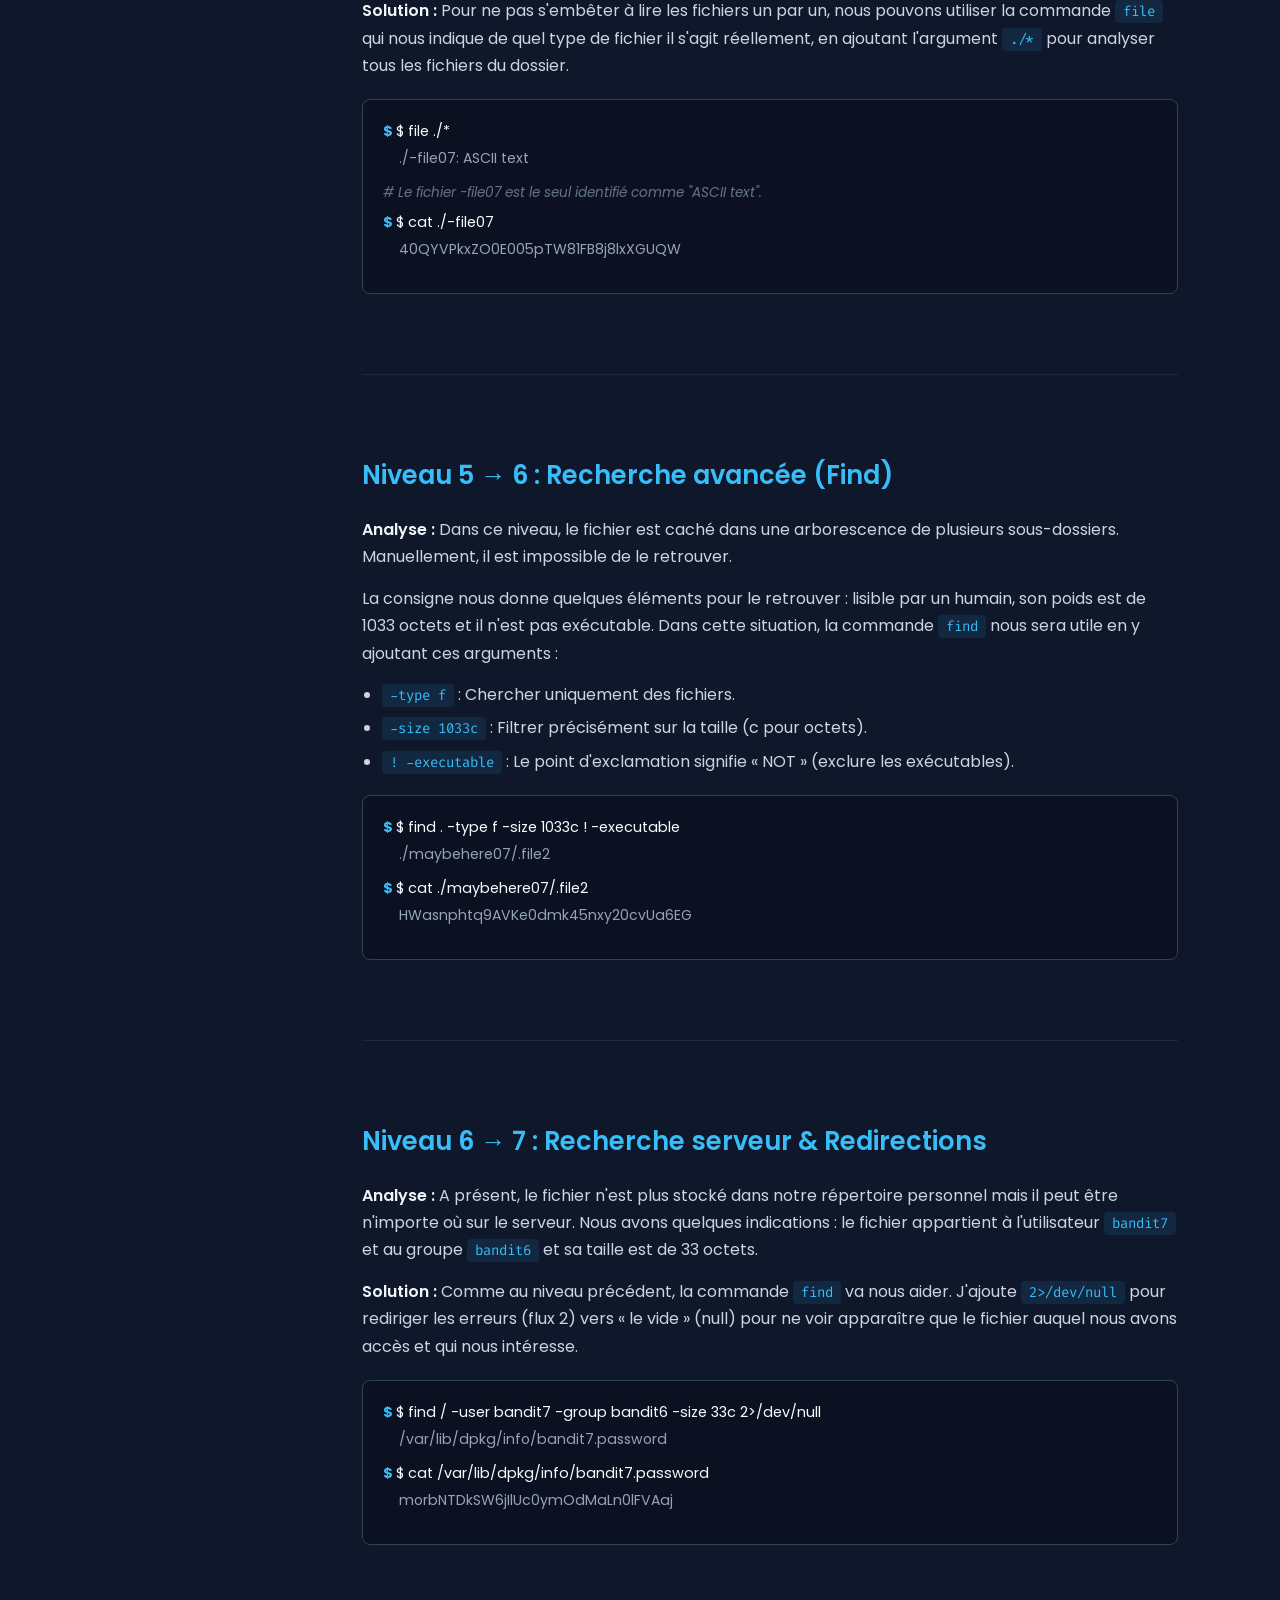
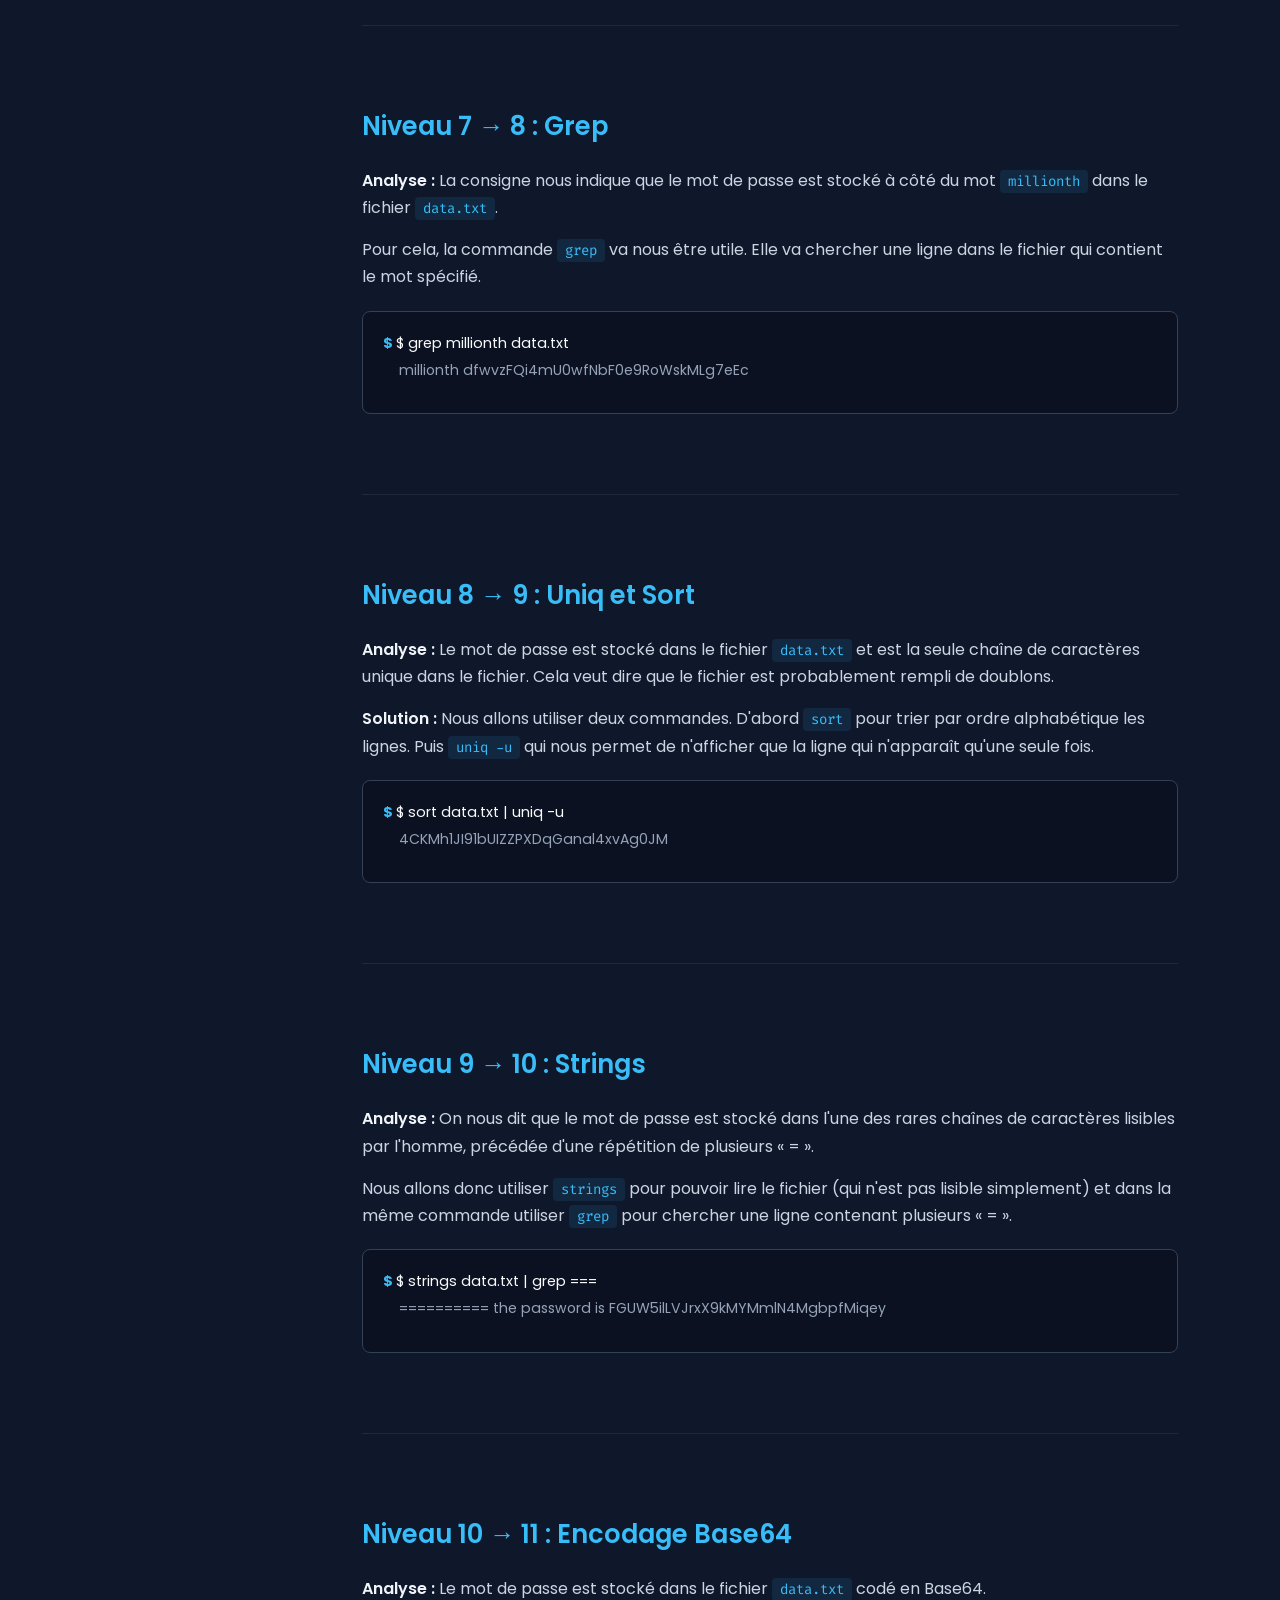
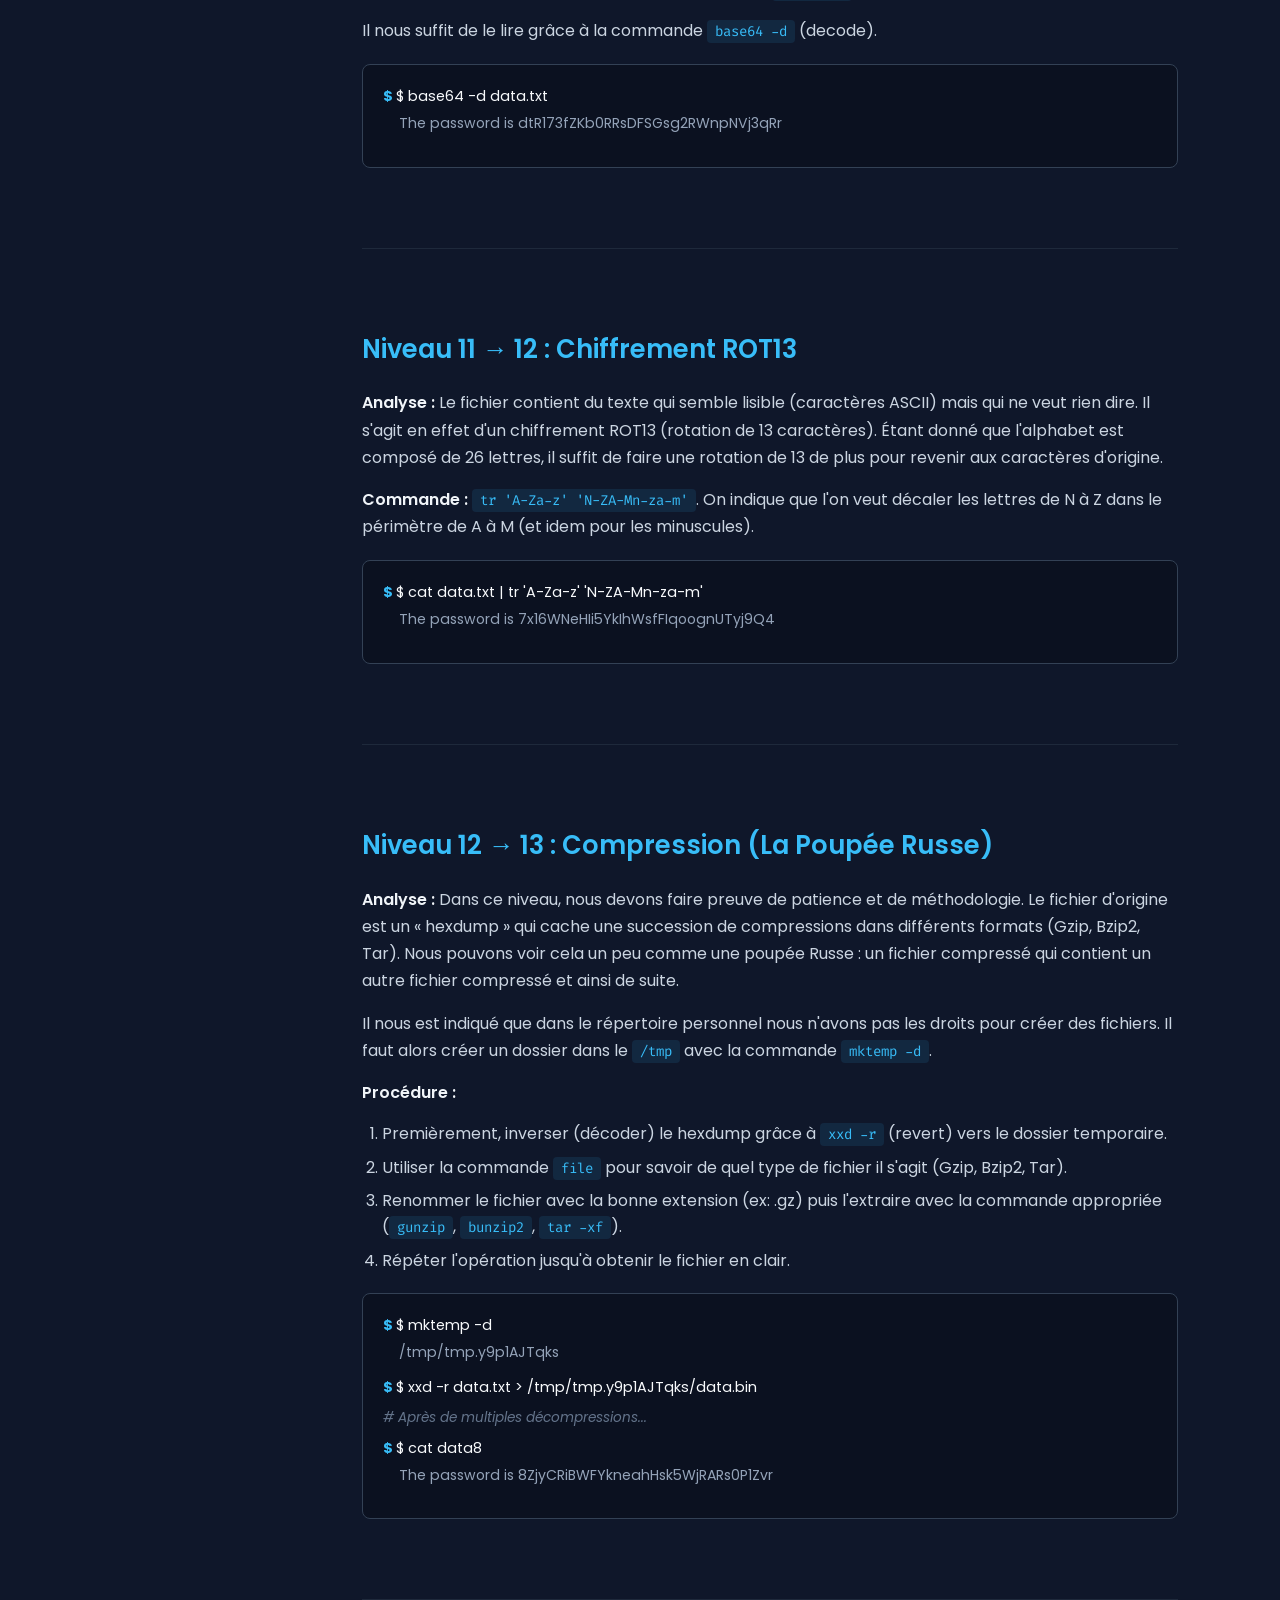
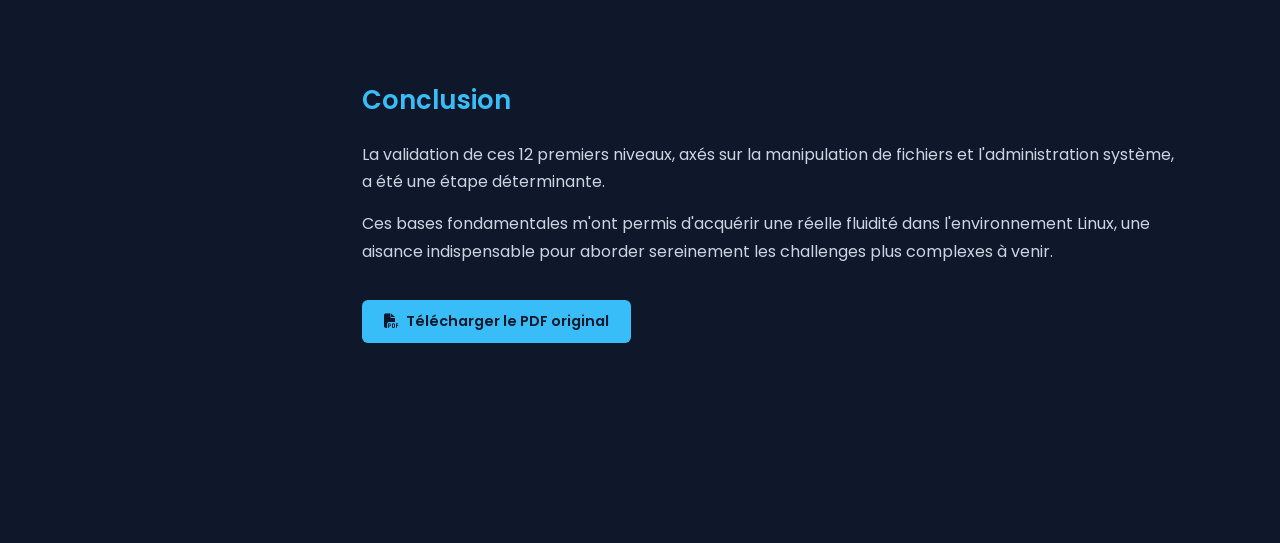
<file: projects/bandit/index.html>
<!DOCTYPE html>
<html lang="fr">
<head>
    <meta charset="UTF-8">
    <meta name="viewport" content="width=device-width, initial-scale=1.0">
    <title>Rapport Bandit - Brice Almeras</title>
    <link href="https://fonts.googleapis.com/css2?family=Poppins:wght@300;400;600&family=Fira+Code:wght@400&display=swap" rel="stylesheet">
    <link rel="stylesheet" href="https://cdnjs.cloudflare.com/ajax/libs/font-awesome/6.4.0/css/all.min.css">
    <link rel="stylesheet" href="../../style.css">
    <link rel="stylesheet" href="../../assets/css/bandit.css">
    <link rel="icon" type="image/svg+xml" href="../../favicon.svg">
    <meta property="og:title" content="Rapport Bandit - Brice Almeras">
    <meta property="og:description" content="Documentation complète des niveaux 0 à 13 du wargame OverTheWire Bandit.">
    <meta property="og:type" content="website">
</head>
<body>

    <nav class="doc-sidebar">
        <div class="doc-brand">
            <a href="../../index.html"><i class="fas fa-arrow-left"></i> Retour au portfolio</a>
            <h2>Rapport Bandit</h2>
        </div>
        <ul class="doc-menu">
            <li><a href="#intro" class="active">Introduction</a></li>
            <li><a href="#lvl0">Niveau 0 (SSH)</a></li>
            <li><a href="#lvl1">Niveau 1 (Tiret)</a></li>
            <li><a href="#lvl2">Niveau 2 (Espaces)</a></li>
            <li><a href="#lvl3">Niveau 3 (Cachés)</a></li>
            <li><a href="#lvl4">Niveau 4 (Types)</a></li>
            <li><a href="#lvl5">Niveau 5 (Find)</a></li>
            <li><a href="#lvl6">Niveau 6 (Serveur)</a></li>
            <li><a href="#lvl7">Niveau 7 (Grep)</a></li>
            <li><a href="#lvl8">Niveau 8 (Uniq)</a></li>
            <li><a href="#lvl9">Niveau 9 (Strings)</a></li>
            <li><a href="#lvl10">Niveau 10 (Base64)</a></li>
            <li><a href="#lvl11">Niveau 11 (Rot13)</a></li>
            <li><a href="#lvl12">Niveau 12 (Compression)</a></li>
            <li><a href="#conclusion">Conclusion</a></li>
        </ul>
    </nav>

    <main class="doc-content">
        
        <section id="intro" class="doc-section">
            <h1>OverTheWire : Bandit</h1>
            <p class="lead">Rapport d'apprentissage : Niveaux 0 à 13 (Manipulation de données)</p>
            
            <div class="info-box">
                <h3><i class="fas fa-info-circle"></i> Qu'est-ce que Bandit ?</h3>
                <p>Bandit est une succession de challenges techniques (CTF ou Capture The Flag) liée à l'apprentissage de l'environnement Linux et aux fondamentaux de la Cybersécurité.</p>
                <p>Les challenges se basent sur un principe progressif, où chaque niveau impose de résoudre une problématique spécifique : recherche et manipulation de fichiers, analyse des données et protocoles réseaux afin d'extraire le mot de passe permettant d'accéder au niveau suivant.</p>
            </div>
            <a href="../../assets/docs/Rapport bandit.pdf" target="_blank" class="btn-download"><i class="fas fa-file-pdf"></i> Télécharger le PDF original</a>
        </section>

        <section id="lvl0" class="doc-section">
            <h2>Niveau 0 → 1 : Initialisation SSH</h2>
            <p><strong>Analyse :</strong> Pour ce premier niveau d'initialisation, il nous est simplement demandé de se connecter en SSH au serveur <code>bandit.labs.overthewire.org</code> sous l'utilisateur <code>bandit0</code> avec le mot de passe <code>bandit0</code> via le port 2220.</p>
            
            <div class="terminal-block">
                <span class="cmd">$ ssh bandit0@bandit.labs.overthewire.org -p 2220</span>
            </div>
            
            <p>Une fois connecté, je fais la commande <code>ls</code> et je m'aperçois de la présence d'un fichier « readme ». Je l'ouvre donc grâce à la commande <code>cat readme</code> qui m'affiche le mot de passe contenu à l'intérieur.</p>
            
            <div class="terminal-block">
                <span class="cmd">$ ls</span>
                <span class="output">readme</span>
                <span class="cmd">$ cat readme</span>
                <span class="output">The password you are looking for is: ZjLjTmM6FvvyRnrb2rfNWOZOTa6ip5If</span>
            </div>
        </section>

        <section id="lvl1" class="doc-section">
            <h2>Niveau 1 → 2 : Fichiers Spéciaux (-)</h2>
            <p><strong>Analyse :</strong> Il m'est demandé de lire un fichier appelé <code>-</code> que nous pouvons appeler « dashed filename ». Le problème c'est qu'un fichier nommé de la sorte ne peut pas être simplement lu via une commande <code>cat</code> ou <code>nano</code> ordinaire.</p>
            <p>Sur Linux, de nombreuses commandes utilisent le symbole <code>-</code> pour indiquer une option ou autres entrées (stdin).</p>
            <p><strong>Solution :</strong> La solution est alors d'utiliser le chemin relatif du fichier pour le lire en ajoutant <code>./</code> devant le nom du fichier.</p>
            <div class="terminal-block">
                <span class="cmd">$ cat ./-</span>
                <span class="output">263JGJPfgU6LtdEvgfWU1XP5yac29mFx</span>
            </div>
        </section>

        <section id="lvl2" class="doc-section">
            <h2>Niveau 2 → 3 : Espaces dans les noms</h2>
            <p><strong>Analyse :</strong> Il m'est indiqué que le mot de passe se trouve dans un fichier appelé <code>spaces in this filename</code>. Comme dit, ce fichier contient des espaces dans son nom. Le problème, c'est qu'on ne peut pas lire simplement un fichier contenant des espaces.</p>
            <p>La commande <code>cat</code> ou <code>nano</code> pense que je tente d'entrer une option, un peu à la manière du premier niveau.</p>
            <p><strong>Solution :</strong> Pour contrer cela, il faut ajouter <code>\</code> avant chaque espace ou utiliser des guillemets.</p>
            <div class="terminal-block">
                <span class="cmd">$ cat spaces\ in\ this\ filename</span>
                <span class="output">MNk8KNH3Usiio41PRUEoDFPqfxLPlSmx</span>
            </div>
        </section>

        <section id="lvl3" class="doc-section">
            <h2>Niveau 3 → 4 : Fichiers Cachés</h2>
            <p><strong>Analyse :</strong> La consigne m'indique que le mot de passe est contenu dans un fichier se trouvant dans le dossier <code>inhere</code>. Je me déplace alors dans ce fichier. Mais il n'y a aucun fichier apparent quand j'utilise simplement la commande <code>ls</code>.</p>
            <p>Dans ce cas-là, je peux tenter la commande <code>ls -a</code> (all) pour montrer tous les objets présents et même ceux qui sont masqués. On y découvre alors un fichier nommé <code>...Hiding-From-You</code>. Les fichiers dont le nom commence par un <code>.</code> sont considérés comme cachés, ce qui explique que nous ne le voyions pas.</p>
            <div class="terminal-block">
                <span class="cmd">$ cd inhere/</span>
                <span class="cmd">$ ls -a</span>
                <span class="output">.  ..  ...Hiding-From-You</span>
                <span class="cmd">$ cat ...Hiding-From-You</span>
                <span class="output">2WmrDFRmJIq3IPxneAaMGhapopFhF3NJ</span>
            </div>
        </section>

        <section id="lvl4" class="doc-section">
            <h2>Niveau 4 → 5 : Types de Fichiers (Human-readable)</h2>
            <p><strong>Analyse :</strong> La consigne indique que le mot de passe se trouve dans le seul fichier lisible par un humain. On peut donc en déduire qu'il y a plusieurs fichiers illisibles et qu'un parmi cette liste est lisible.</p>
            <p>Effectivement, il y a plusieurs fichiers qui semblent illisibles ou corrompus qui en altèrent même le Shell.</p>
            <p><strong>Solution :</strong> Pour ne pas s'embêter à lire les fichiers un par un, nous pouvons utiliser la commande <code>file</code> qui nous indique de quel type de fichier il s'agit réellement, en ajoutant l'argument <code>./*</code> pour analyser tous les fichiers du dossier.</p>
            <div class="terminal-block">
                <span class="cmd">$ file ./*</span>
                <span class="output">./-file07: ASCII text</span>
                <span class="comment"># Le fichier -file07 est le seul identifié comme "ASCII text".</span>
                <span class="cmd">$ cat ./-file07</span>
                <span class="output">40QYVPkxZO0E005pTW81FB8j8lxXGUQW</span>
            </div>
        </section>

        <section id="lvl5" class="doc-section">
            <h2>Niveau 5 → 6 : Recherche avancée (Find)</h2>
            <p><strong>Analyse :</strong> Dans ce niveau, le fichier est caché dans une arborescence de plusieurs sous-dossiers. Manuellement, il est impossible de le retrouver.</p>
            <p>La consigne nous donne quelques éléments pour le retrouver : lisible par un humain, son poids est de 1033 octets et il n'est pas exécutable. Dans cette situation, la commande <code>find</code> nous sera utile en y ajoutant ces arguments :</p>
            <ul>
                <li><code>-type f</code> : Chercher uniquement des fichiers.</li>
                <li><code>-size 1033c</code> : Filtrer précisément sur la taille (c pour octets).</li>
                <li><code>! -executable</code> : Le point d'exclamation signifie « NOT » (exclure les exécutables).</li>
            </ul>
            <div class="terminal-block">
                <span class="cmd">$ find . -type f -size 1033c ! -executable</span>
                <span class="output">./maybehere07/.file2</span>
                <span class="cmd">$ cat ./maybehere07/.file2</span>
                <span class="output">HWasnphtq9AVKe0dmk45nxy20cvUa6EG</span>
            </div>
        </section>

        <section id="lvl6" class="doc-section">
            <h2>Niveau 6 → 7 : Recherche serveur & Redirections</h2>
            <p><strong>Analyse :</strong> A présent, le fichier n'est plus stocké dans notre répertoire personnel mais il peut être n'importe où sur le serveur. Nous avons quelques indications : le fichier appartient à l'utilisateur <code>bandit7</code> et au groupe <code>bandit6</code> et sa taille est de 33 octets.</p>
            <p><strong>Solution :</strong> Comme au niveau précédent, la commande <code>find</code> va nous aider. J'ajoute <code>2>/dev/null</code> pour rediriger les erreurs (flux 2) vers « le vide » (null) pour ne voir apparaître que le fichier auquel nous avons accès et qui nous intéresse.</p>
            <div class="terminal-block">
                <span class="cmd">$ find / -user bandit7 -group bandit6 -size 33c 2>/dev/null</span>
                <span class="output">/var/lib/dpkg/info/bandit7.password</span>
                <span class="cmd">$ cat /var/lib/dpkg/info/bandit7.password</span>
                <span class="output">morbNTDkSW6jIlUc0ymOdMaLn0lFVAaj</span>
            </div>
        </section>

        <section id="lvl7" class="doc-section">
            <h2>Niveau 7 → 8 : Grep</h2>
            <p><strong>Analyse :</strong> La consigne nous indique que le mot de passe est stocké à côté du mot <code>millionth</code> dans le fichier <code>data.txt</code>.</p>
            <p>Pour cela, la commande <code>grep</code> va nous être utile. Elle va chercher une ligne dans le fichier qui contient le mot spécifié.</p>
            <div class="terminal-block">
                <span class="cmd">$ grep millionth data.txt</span>
                <span class="output">millionth     dfwvzFQi4mU0wfNbF0e9RoWskMLg7eEc</span>
            </div>
        </section>

        <section id="lvl8" class="doc-section">
            <h2>Niveau 8 → 9 : Uniq et Sort</h2>
            <p><strong>Analyse :</strong> Le mot de passe est stocké dans le fichier <code>data.txt</code> et est la seule chaîne de caractères unique dans le fichier. Cela veut dire que le fichier est probablement rempli de doublons.</p>
            <p><strong>Solution :</strong> Nous allons utiliser deux commandes. D'abord <code>sort</code> pour trier par ordre alphabétique les lignes. Puis <code>uniq -u</code> qui nous permet de n'afficher que la ligne qui n'apparaît qu'une seule fois.</p>
            <div class="terminal-block">
                <span class="cmd">$ sort data.txt | uniq -u</span>
                <span class="output">4CKMh1JI91bUIZZPXDqGanal4xvAg0JM</span>
            </div>
        </section>

        <section id="lvl9" class="doc-section">
            <h2>Niveau 9 → 10 : Strings</h2>
            <p><strong>Analyse :</strong> On nous dit que le mot de passe est stocké dans l'une des rares chaînes de caractères lisibles par l'homme, précédée d'une répétition de plusieurs « = ».</p>
            <p>Nous allons donc utiliser <code>strings</code> pour pouvoir lire le fichier (qui n'est pas lisible simplement) et dans la même commande utiliser <code>grep</code> pour chercher une ligne contenant plusieurs « = ».</p>
            <div class="terminal-block">
                <span class="cmd">$ strings data.txt | grep ===</span>
                <span class="output">========== the password is FGUW5ilLVJrxX9kMYMmlN4MgbpfMiqey</span>
            </div>
        </section>

        <section id="lvl10" class="doc-section">
            <h2>Niveau 10 → 11 : Encodage Base64</h2>
            <p><strong>Analyse :</strong> Le mot de passe est stocké dans le fichier <code>data.txt</code> codé en Base64.</p>
            <p>Il nous suffit de le lire grâce à la commande <code>base64 -d</code> (decode).</p>
            <div class="terminal-block">
                <span class="cmd">$ base64 -d data.txt</span>
                <span class="output">The password is dtR173fZKb0RRsDFSGsg2RWnpNVj3qRr</span>
            </div>
        </section>

        <section id="lvl11" class="doc-section">
            <h2>Niveau 11 → 12 : Chiffrement ROT13</h2>
            <p><strong>Analyse :</strong> Le fichier contient du texte qui semble lisible (caractères ASCII) mais qui ne veut rien dire. Il s'agit en effet d'un chiffrement ROT13 (rotation de 13 caractères). Étant donné que l'alphabet est composé de 26 lettres, il suffit de faire une rotation de 13 de plus pour revenir aux caractères d'origine.</p>
            <p><strong>Commande :</strong> <code>tr 'A-Za-z' 'N-ZA-Mn-za-m'</code>. On indique que l'on veut décaler les lettres de N à Z dans le périmètre de A à M (et idem pour les minuscules).</p>
            <div class="terminal-block">
                <span class="cmd">$ cat data.txt | tr 'A-Za-z' 'N-ZA-Mn-za-m'</span>
                <span class="output">The password is 7x16WNeHIi5YkIhWsfFIqoognUTyj9Q4</span>
            </div>
        </section>

        <section id="lvl12" class="doc-section">
            <h2>Niveau 12 → 13 : Compression (La Poupée Russe)</h2>
            <p><strong>Analyse :</strong> Dans ce niveau, nous devons faire preuve de patience et de méthodologie. Le fichier d'origine est un « hexdump » qui cache une succession de compressions dans différents formats (Gzip, Bzip2, Tar). Nous pouvons voir cela un peu comme une poupée Russe : un fichier compressé qui contient un autre fichier compressé et ainsi de suite.</p>
            <p>Il nous est indiqué que dans le répertoire personnel nous n'avons pas les droits pour créer des fichiers. Il faut alors créer un dossier dans le <code>/tmp</code> avec la commande <code>mktemp -d</code>.</p>
            
            <p><strong>Procédure :</strong></p>
            <ol>
                <li>Premièrement, inverser (décoder) le hexdump grâce à <code>xxd -r</code> (revert) vers le dossier temporaire.</li>
                <li>Utiliser la commande <code>file</code> pour savoir de quel type de fichier il s'agit (Gzip, Bzip2, Tar).</li>
                <li>Renommer le fichier avec la bonne extension (ex: .gz) puis l'extraire avec la commande appropriée (<code>gunzip</code>, <code>bunzip2</code>, <code>tar -xf</code>).</li>
                <li>Répéter l'opération jusqu'à obtenir le fichier en clair.</li>
            </ol>
            
            <div class="terminal-block">
                <span class="cmd">$ mktemp -d</span>
                <span class="output">/tmp/tmp.y9p1AJTqks</span>
                <span class="cmd">$ xxd -r data.txt > /tmp/tmp.y9p1AJTqks/data.bin</span>
                <span class="comment"># Après de multiples décompressions...</span>
                <span class="cmd">$ cat data8</span>
                <span class="output">The password is 8ZjyCRiBWFYkneahHsk5WjRARs0P1Zvr</span>
            </div>
        </section>

        <section id="conclusion" class="doc-section">
            <h2>Conclusion</h2>
            <p>La validation de ces 12 premiers niveaux, axés sur la manipulation de fichiers et l'administration système, a été une étape déterminante.</p>
            <p>Ces bases fondamentales m'ont permis d'acquérir une réelle fluidité dans l'environnement Linux, une aisance indispensable pour aborder sereinement les challenges plus complexes à venir.</p>
            
            <a href="../../assets/docs/Rapport bandit.pdf" target="_blank" class="btn-download"><i class="fas fa-file-pdf"></i> Télécharger le PDF original</a>
        </section>

    </main>
    <script>
        const sections = document.querySelectorAll('.doc-section');
        const menuLinks = document.querySelectorAll('.doc-menu a');

        const observer = new IntersectionObserver((entries) => {
            entries.forEach(entry => {
                if (entry.isIntersecting) {
                    menuLinks.forEach(link => link.classList.remove('active'));
                    const active = document.querySelector('.doc-menu a[href="#' + entry.target.id + '"]');
                    if (active) active.classList.add('active');
                }
            });
        }, { threshold: 0.3, rootMargin: '-10% 0px -60% 0px' });

        sections.forEach(section => observer.observe(section));
    </script>
</body>
</file>
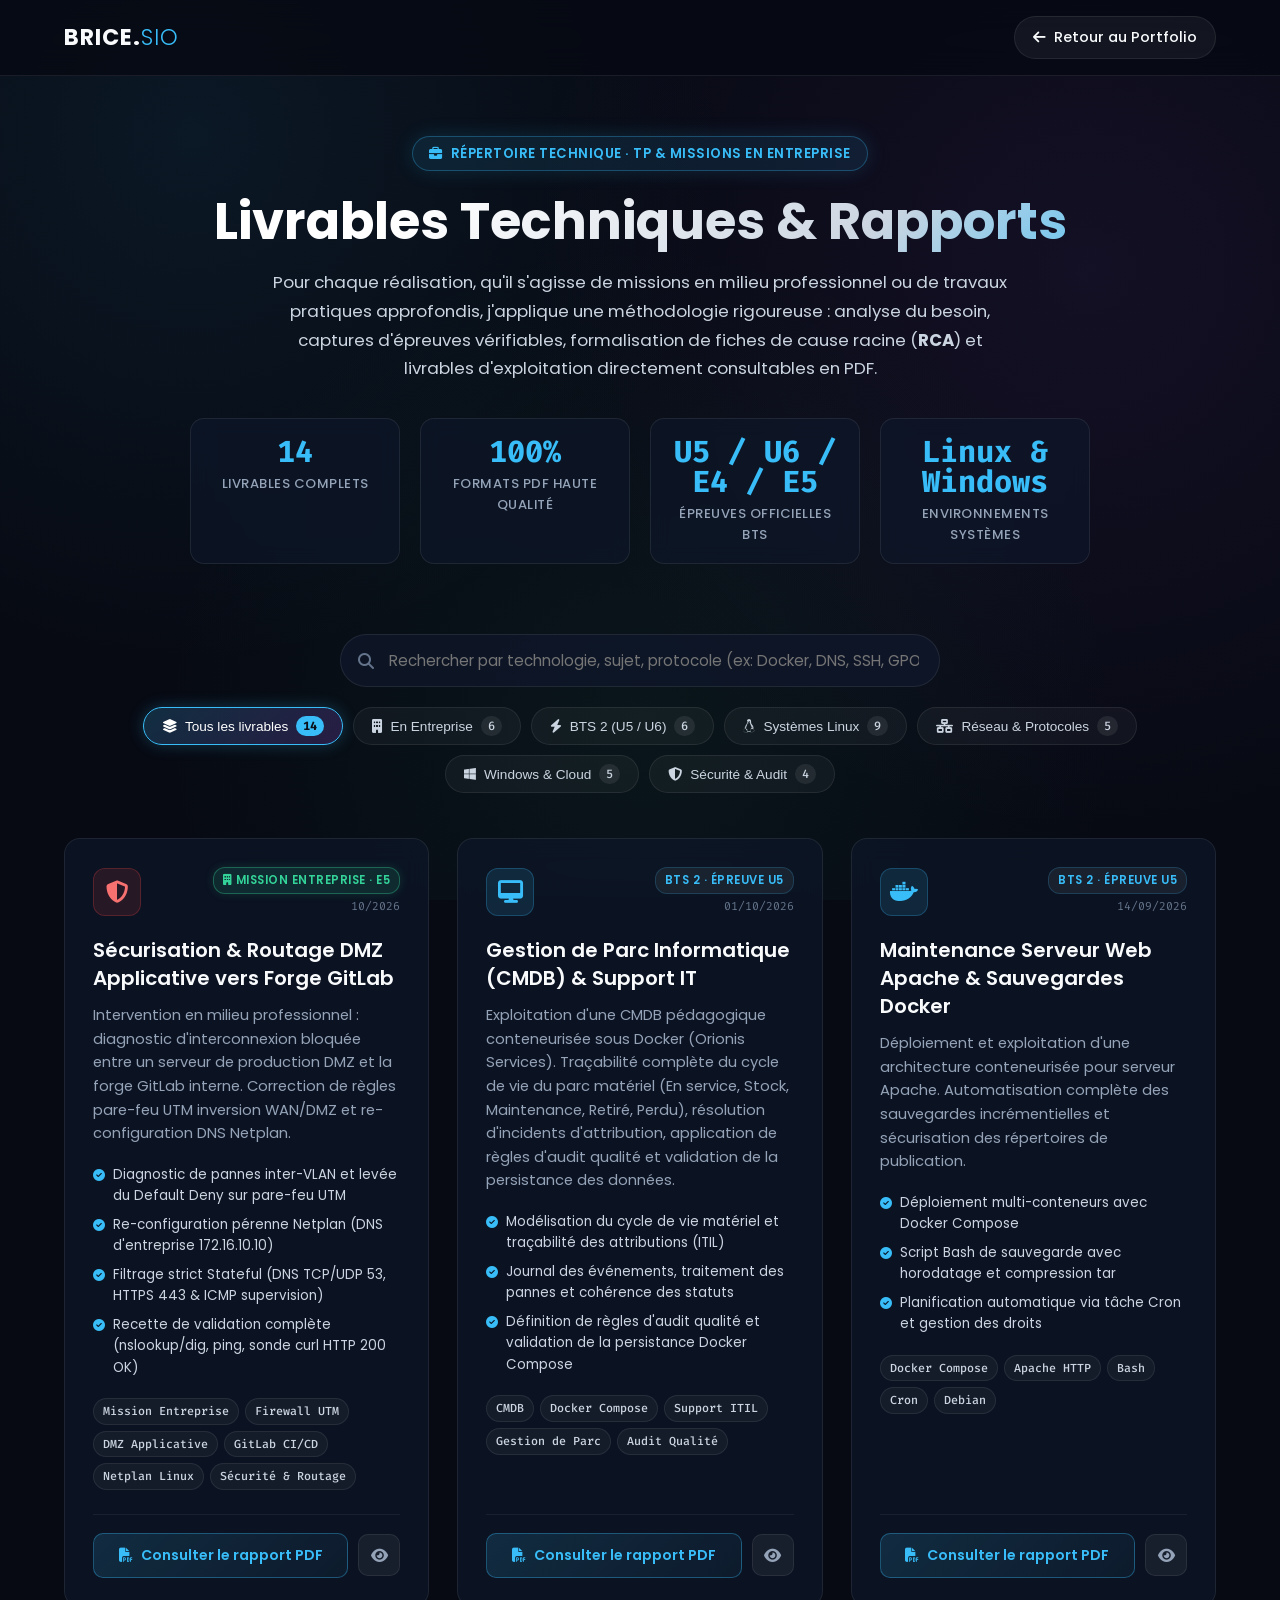
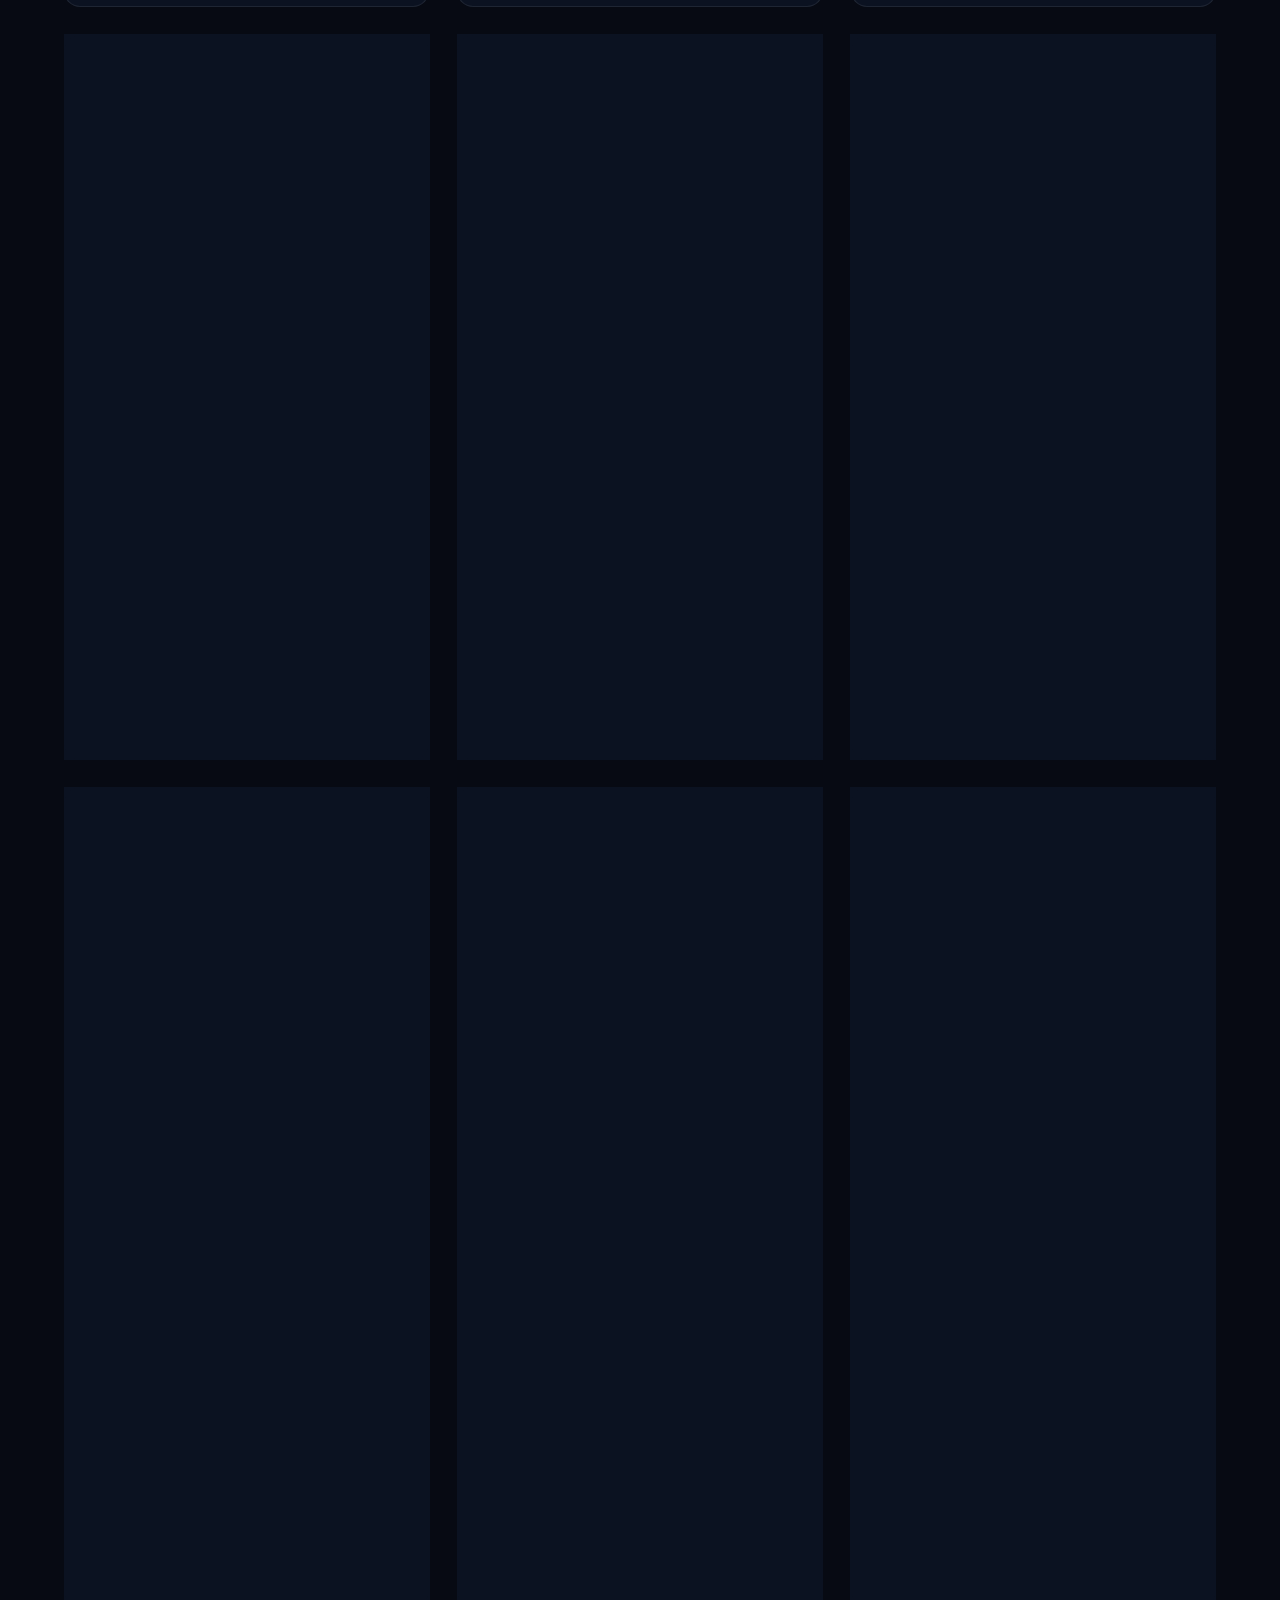
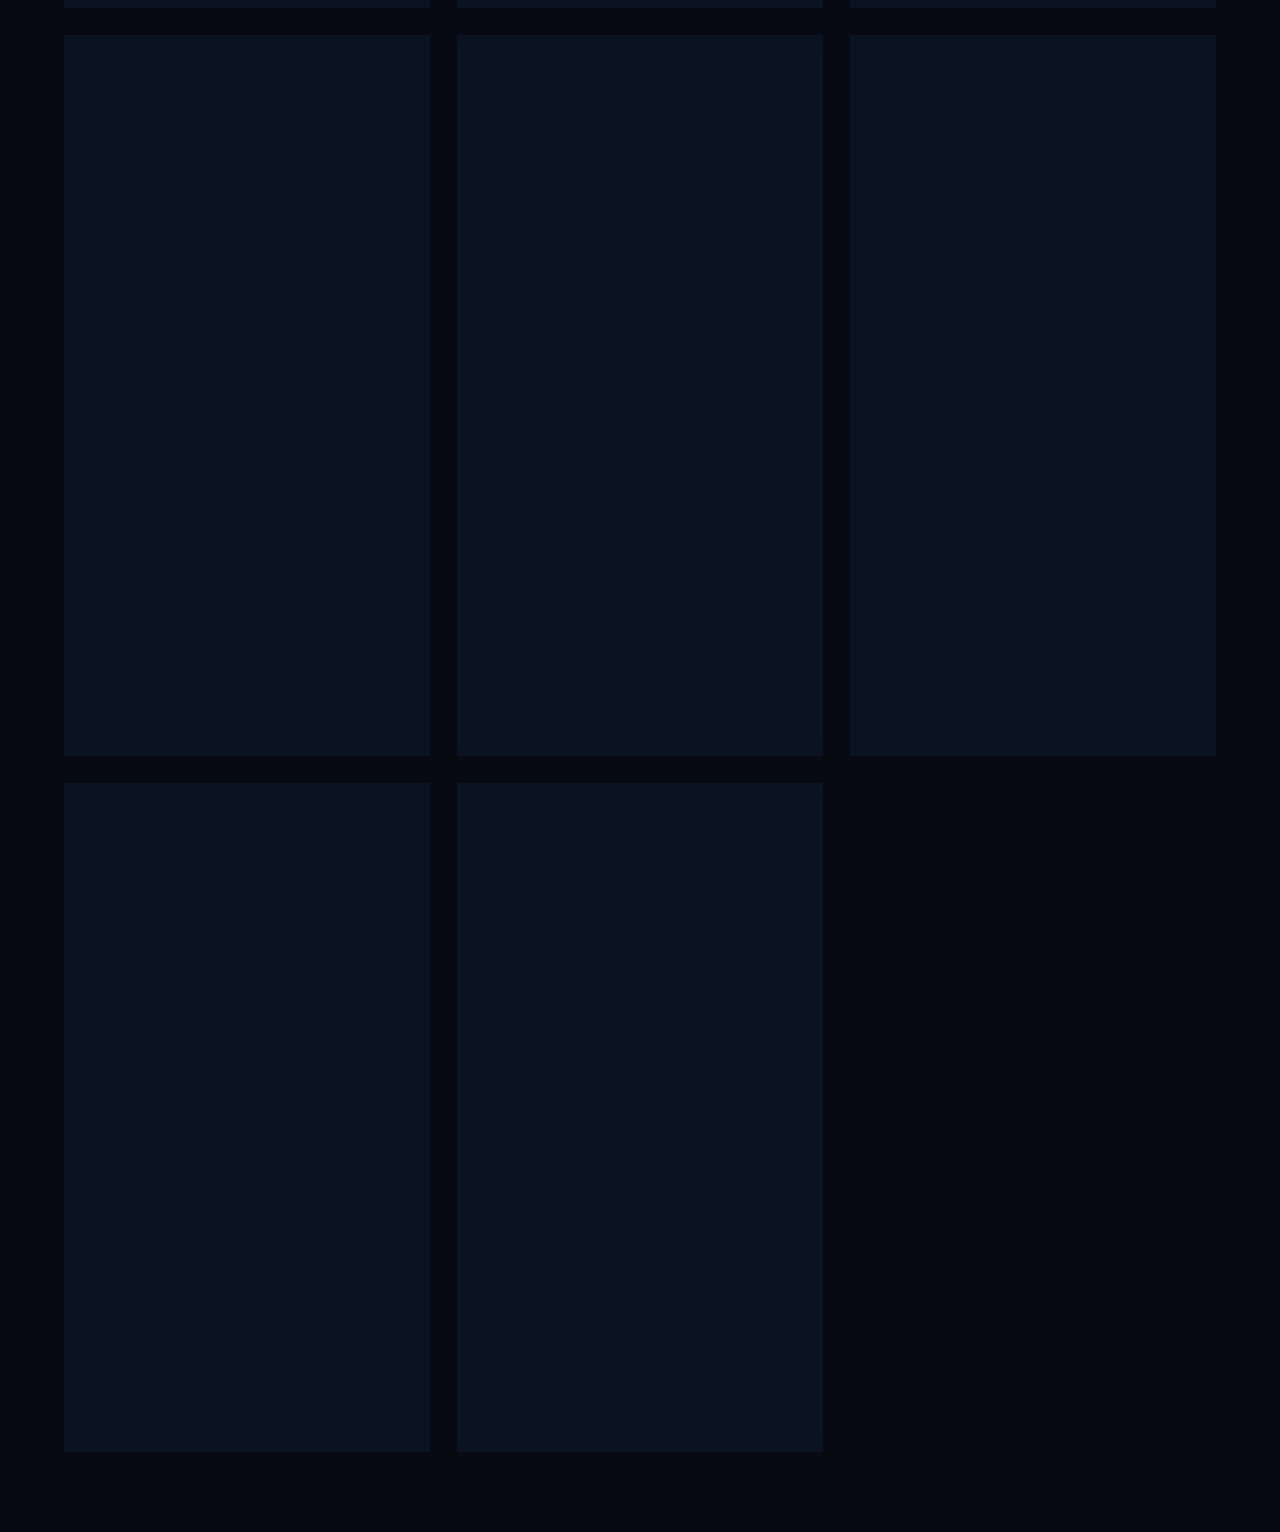
<file: projects/rapports/index.html>
<!DOCTYPE html>
<html lang="fr">
<head>
    <meta charset="UTF-8">
    <meta name="viewport" content="width=device-width, initial-scale=1.0">
    <title>Livrables Techniques & Rapports (TP & Entreprise) - Brice Almeras</title>
    <link href="https://fonts.googleapis.com/css2?family=Poppins:wght@300;400;600;700&family=Fira+Code:wght@400;500;600&display=swap" rel="stylesheet">
    <link rel="stylesheet" href="https://cdnjs.cloudflare.com/ajax/libs/font-awesome/6.4.0/css/all.min.css">
    <link rel="stylesheet" href="../../assets/css/rapports.css">
    <link rel="icon" type="image/svg+xml" href="../../favicon.svg">
    <!-- Meta SEO -->
    <meta name="description" content="Découvrez tous les livrables techniques, réalisations en entreprise et comptes-rendus de TP documentés par Brice Almeras en BTS SIO SISR : GPO en entreprise, Docker, DNS BIND9, RCA, SSH, Active Directory.">
    <meta property="og:title" content="Livrables Techniques & Rapports (TP & Entreprise) - Brice Almeras">
    <meta property="og:description" content="Répertoire des réalisations et travaux pratiques documentés : missions professionnelles en entreprise, méthodologie rigoureuse, analyses d'incidents RCA et maquettes d'infrastructure.">
    <meta property="og:type" content="website">
</head>
<body>

    <!-- HEADER / NAVIGATION -->
    <header class="tp-header">
        <a href="../../index.html" class="tp-logo">BRICE.<span>SIO</span></a>
        <nav class="tp-nav-links">
            <a href="../../index.html#projets" class="btn-back">
                <i class="fas fa-arrow-left"></i> Retour au Portfolio
            </a>
        </nav>
    </header>

    <!-- HERO SECTION -->
    <section class="tp-hero">
        <span class="badge-glow">
            <i class="fas fa-briefcase"></i> Répertoire Technique · TP & Missions en Entreprise
        </span>
        <h1>Livrables Techniques & Rapports</h1>
        <p class="hero-desc">
            Pour chaque réalisation, qu'il s'agisse de missions en milieu professionnel ou de travaux pratiques approfondis, 
            j'applique une méthodologie rigoureuse : analyse du besoin, captures d'épreuves vérifiables, formalisation de 
            fiches de cause racine (<strong>RCA</strong>) et livrables d'exploitation directement consultables en PDF.
        </p>

        <!-- DASHBOARD STATS -->
        <div class="tp-stats-grid">
            <div class="stat-box">
                <div class="stat-number">14</div>
                <div class="stat-label">Livrables Complets</div>
            </div>
            <div class="stat-box">
                <div class="stat-number">100%</div>
                <div class="stat-label">Formats PDF Haute Qualité</div>
            </div>
            <div class="stat-box">
                <div class="stat-number">U5 / U6 / E4 / E5</div>
                <div class="stat-label">Épreuves Officielles BTS</div>
            </div>
            <div class="stat-box">
                <div class="stat-number">Linux & Windows</div>
                <div class="stat-label">Environnements Systèmes</div>
            </div>
        </div>
    </section>

    <!-- BARRE DE RECHERCHE ET FILTRES -->
    <section class="tp-controls">
        <div class="search-bar-wrapper">
            <input type="text" id="tp-search" class="tp-search-input" placeholder="Rechercher par technologie, sujet, protocole (ex: Docker, DNS, SSH, GPO, Cisco...)" />
            <i class="fas fa-search"></i>
        </div>

        <div class="tp-filters">
            <button class="filter-btn active" data-filter="all">
                <i class="fas fa-layer-group"></i> Tous les livrables <span class="count">14</span>
            </button>
            <button class="filter-btn" data-filter="entreprise">
                <i class="fas fa-building"></i> En Entreprise <span class="count">6</span>
            </button>
            <button class="filter-btn" data-filter="bts2">
                <i class="fas fa-bolt"></i> BTS 2 (U5 / U6) <span class="count">6</span>
            </button>
            <button class="filter-btn" data-filter="linux">
                <i class="fab fa-linux"></i> Systèmes Linux <span class="count">9</span>
            </button>
            <button class="filter-btn" data-filter="reseau">
                <i class="fas fa-network-wired"></i> Réseau & Protocoles <span class="count">5</span>
            </button>
            <button class="filter-btn" data-filter="windows">
                <i class="fab fa-windows"></i> Windows & Cloud <span class="count">5</span>
            </button>
            <button class="filter-btn" data-filter="cyber">
                <i class="fas fa-shield-alt"></i> Sécurité & Audit <span class="count">4</span>
            </button>
        </div>
    </section>

    <!-- GRILLE DES CARTES DE RAPPORTS -->
    <main class="tp-container">
        <div class="tp-grid" id="tp-grid">

            <!-- 1. RAPPORT INTERVENTION FLUX DMZ GITLAB -->
            <article class="tp-card" data-category="linux reseau entreprise cyber">
                <div class="tp-card-content">
                    <div class="tp-card-header">
                        <div class="tp-icon-wrapper tp-icon-firewall">
                            <i class="fas fa-shield-alt"></i>
                        </div>
                        <div class="tp-badges">
                            <span class="tag-context tag-context-pro"><i class="fas fa-building"></i> Mission Entreprise · E5</span>
                            <span class="tag-date">10/2026</span>
                        </div>
                    </div>
                    <div class="tp-card-body">
                        <h3>Sécurisation & Routage DMZ Applicative vers Forge GitLab</h3>
                        <p class="tp-card-desc">
                            Intervention en milieu professionnel : diagnostic d'interconnexion bloquée entre un serveur de production DMZ et la forge GitLab interne. Correction de règles pare-feu UTM inversion WAN/DMZ et re-configuration DNS Netplan.
                        </p>
                        <ul class="tp-highlights">
                            <li><i class="fas fa-check-circle"></i> Diagnostic de pannes inter-VLAN et levée du Default Deny sur pare-feu UTM</li>
                            <li><i class="fas fa-check-circle"></i> Re-configuration pérenne Netplan (DNS d'entreprise 172.16.10.10)</li>
                            <li><i class="fas fa-check-circle"></i> Filtrage strict Stateful (DNS TCP/UDP 53, HTTPS 443 & ICMP supervision)</li>
                            <li><i class="fas fa-check-circle"></i> Recette de validation complète (nslookup/dig, ping, sonde curl HTTP 200 OK)</li>
                        </ul>
                        <div class="tp-tags">
                            <span class="tp-tag">Mission Entreprise</span>
                            <span class="tp-tag">Firewall UTM</span>
                            <span class="tp-tag">DMZ Applicative</span>
                            <span class="tp-tag">GitLab CI/CD</span>
                            <span class="tp-tag">Netplan Linux</span>
                            <span class="tp-tag">Sécurité & Routage</span>
                        </div>
                    </div>
                </div>
                <div class="tp-actions">
                    <a href="../../assets/docs/rapports/Entreprise/Rapport_Intervention_Flux_DMZ_GitLab_Anonymise.pdf" target="_blank" class="btn-open-pdf">
                        <i class="fas fa-file-pdf"></i> Consulter le rapport PDF
                    </a>
                    <button class="btn-preview" title="Aperçu rapide" data-pdf="../../assets/docs/rapports/Entreprise/Rapport_Intervention_Flux_DMZ_GitLab_Anonymise.pdf" data-title="Sécurisation & Routage DMZ Applicative vers Forge GitLab">
                        <i class="fas fa-eye"></i>
                    </button>
                </div>
            </article>

            <!-- 2. RAPPORT GESTION DE PARC CMDB & DOCKER -->
            <article class="tp-card" data-category="bts2 linux">
                <div class="tp-card-content">
                    <div class="tp-card-header">
                        <div class="tp-icon-wrapper tp-icon-cmdb">
                            <i class="fas fa-desktop"></i>
                        </div>
                        <div class="tp-badges">
                            <span class="tag-context">BTS 2 · Épreuve U5</span>
                            <span class="tag-date">01/10/2026</span>
                        </div>
                    </div>
                    <div class="tp-card-body">
                        <h3>Gestion de Parc Informatique (CMDB) & Support IT</h3>
                        <p class="tp-card-desc">
                            Exploitation d'une CMDB pédagogique conteneurisée sous Docker (Orionis Services). Traçabilité complète du cycle de vie du parc matériel (En service, Stock, Maintenance, Retiré, Perdu), résolution d'incidents d'attribution, application de règles d'audit qualité et validation de la persistance des données.
                        </p>
                        <ul class="tp-highlights">
                            <li><i class="fas fa-check-circle"></i> Modélisation du cycle de vie matériel et traçabilité des attributions (ITIL)</li>
                            <li><i class="fas fa-check-circle"></i> Journal des événements, traitement des pannes et cohérence des statuts</li>
                            <li><i class="fas fa-check-circle"></i> Définition de règles d'audit qualité et validation de la persistance Docker Compose</li>
                        </ul>
                        <div class="tp-tags">
                            <span class="tp-tag">CMDB</span>
                            <span class="tp-tag">Docker Compose</span>
                            <span class="tp-tag">Support ITIL</span>
                            <span class="tp-tag">Gestion de Parc</span>
                            <span class="tp-tag">Audit Qualité</span>
                        </div>
                    </div>
                </div>
                <div class="tp-actions">
                    <a href="../../assets/docs/rapports/ALMERAS_Brice_U5_CMDB_01-10-2026.pdf" target="_blank" class="btn-open-pdf">
                        <i class="fas fa-file-pdf"></i> Consulter le rapport PDF
                    </a>
                    <button class="btn-preview" title="Aperçu rapide" data-pdf="../../assets/docs/rapports/ALMERAS_Brice_U5_CMDB_01-10-2026.pdf" data-title="Gestion de Parc Informatique (CMDB) & Support IT">
                        <i class="fas fa-eye"></i>
                    </button>
                </div>
            </article>

            <!-- 2. RAPPORT APACHE & DOCKER -->
            <article class="tp-card" data-category="bts2 linux">
                <div class="tp-card-content">
                    <div class="tp-card-header">
                        <div class="tp-icon-wrapper tp-icon-docker">
                            <i class="fab fa-docker"></i>
                        </div>
                        <div class="tp-badges">
                            <span class="tag-context">BTS 2 · Épreuve U5</span>
                            <span class="tag-date">14/09/2026</span>
                        </div>
                    </div>
                    <div class="tp-card-body">
                        <h3>Maintenance Serveur Web Apache & Sauvegardes Docker</h3>
                        <p class="tp-card-desc">
                            Déploiement et exploitation d'une architecture conteneurisée pour serveur Apache. 
                            Automatisation complète des sauvegardes incrémentielles et sécurisation des répertoires de publication.
                        </p>
                        <ul class="tp-highlights">
                            <li><i class="fas fa-check-circle"></i> Déploiement multi-conteneurs avec Docker Compose</li>
                            <li><i class="fas fa-check-circle"></i> Script Bash de sauvegarde avec horodatage et compression tar</li>
                            <li><i class="fas fa-check-circle"></i> Planification automatique via tâche Cron et gestion des droits</li>
                        </ul>
                        <div class="tp-tags">
                            <span class="tp-tag">Docker Compose</span>
                            <span class="tp-tag">Apache HTTP</span>
                            <span class="tp-tag">Bash</span>
                            <span class="tp-tag">Cron</span>
                            <span class="tp-tag">Debian</span>
                        </div>
                    </div>
                </div>
                <div class="tp-actions">
                    <a href="../../assets/docs/rapports/Rapport_Maintenance_Apache_Docker_Brice_Almeras.pdf" target="_blank" class="btn-open-pdf">
                        <i class="fas fa-file-pdf"></i> Consulter le rapport PDF
                    </a>
                    <button class="btn-preview" title="Aperçu rapide" data-pdf="../../assets/docs/rapports/Rapport_Maintenance_Apache_Docker_Brice_Almeras.pdf" data-title="Maintenance Apache & Sauvegardes Docker">
                        <i class="fas fa-eye"></i>
                    </button>
                </div>
            </article>

            <!-- 3. RAPPORT DNS & RCA -->
            <article class="tp-card" data-category="bts2 reseau linux">
                <div class="tp-card-content">
                    <div class="tp-card-header">
                        <div class="tp-icon-wrapper tp-icon-dns">
                            <i class="fas fa-bug"></i>
                        </div>
                        <div class="tp-badges">
                            <span class="tag-context">BTS 2 · Évaluation Notée</span>
                            <span class="tag-date">16/09/2026</span>
                        </div>
                    </div>
                    <div class="tp-card-body">
                        <h3>Résolution d'Incident DNS & Analyse de Cause Racine (RCA)</h3>
                        <p class="tp-card-desc">
                            Investigation technique complète sur une panne de résolution DNS BIND9 en environnement Docker. 
                            Rédaction d'une fiche RCA méthodologique avec scénario de tests et actions préventives.
                        </p>
                        <ul class="tp-highlights">
                            <li><i class="fas fa-check-circle"></i> Diagnostic réseau approfondi (Dig, Nslookup, logs système)</li>
                            <li><i class="fas fa-check-circle"></i> Identification de la cause racine sur la zone directe & droits BIND</li>
                            <li><i class="fas fa-check-circle"></i> Validation de la résolution et remédiation pérenne documentée</li>
                        </ul>
                        <div class="tp-tags">
                            <span class="tp-tag">DNS BIND9</span>
                            <span class="tp-tag">Analyse RCA</span>
                            <span class="tp-tag">Docker</span>
                            <span class="tp-tag">Troubleshooting</span>
                            <span class="tp-tag">Debian</span>
                        </div>
                    </div>
                </div>
                <div class="tp-actions">
                    <a href="../../assets/docs/rapports/Rapport_RCA_Incident_DNS_BIND9_Brice_Almeras.pdf" target="_blank" class="btn-open-pdf">
                        <i class="fas fa-file-pdf"></i> Consulter le rapport PDF
                    </a>
                    <button class="btn-preview" title="Aperçu rapide" data-pdf="../../assets/docs/rapports/Rapport_RCA_Incident_DNS_BIND9_Brice_Almeras.pdf" data-title="Incident DNS & Analyse de Cause Racine (RCA)">
                        <i class="fas fa-eye"></i>
                    </button>
                </div>
            </article>

            <!-- 4. CADRAGE NAS OMV & AGDLP -->
            <article class="tp-card" data-category="bts2 reseau windows">
                <div class="tp-card-content">
                    <div class="tp-card-header">
                        <div class="tp-icon-wrapper tp-icon-omv">
                            <i class="fas fa-hdd"></i>
                        </div>
                        <div class="tp-badges">
                            <span class="tag-context">BTS 2 · Projet Atlas</span>
                            <span class="tag-date">16/09/2026</span>
                        </div>
                    </div>
                    <div class="tp-card-body">
                        <h3>Cadrage Équipe : Stockage NAS OpenMediaVault & Sécurité AGDLP</h3>
                        <p class="tp-card-desc">
                            Dossier de cadrage d'architecture système : interconnexion d'un NAS OpenMediaVault au domaine AD, 
                            cloisonnement des services par matrice AGDLP, plan de recette client et procédures de rollback.
                        </p>
                        <ul class="tp-highlights">
                            <li><i class="fas fa-check-circle"></i> Intégration NAS OMV (Debian) au domaine AD via Samba / Winbind</li>
                            <li><i class="fas fa-check-circle"></i> Matrice des droits AGDLP et permissions ACL strictes par service</li>
                            <li><i class="fas fa-check-circle"></i> Plan de retour arrière et journalisation d'audit des accès (smbd)</li>
                        </ul>
                        <div class="tp-tags">
                            <span class="tp-tag">OpenMediaVault</span>
                            <span class="tp-tag">Modèle AGDLP</span>
                            <span class="tp-tag">Droits NTFS / ACL</span>
                            <span class="tp-tag">Samba SMB</span>
                            <span class="tp-tag">Active Directory</span>
                        </div>
                    </div>
                </div>
                <div class="tp-actions">
                    <a href="../../assets/docs/rapports/Fiche_Cadrage_NAS_AGDLP_Brice_Almeras.pdf" target="_blank" class="btn-open-pdf">
                        <i class="fas fa-file-pdf"></i> Consulter le rapport PDF
                    </a>
                    <button class="btn-preview" title="Aperçu rapide" data-pdf="../../assets/docs/rapports/Fiche_Cadrage_NAS_AGDLP_Brice_Almeras.pdf" data-title="Cadrage Stockage NAS OpenMediaVault & AGDLP">
                        <i class="fas fa-eye"></i>
                    </button>
                </div>
            </article>

            <!-- 5. RAPPORT SSH -->
            <article class="tp-card" data-category="linux reseau cyber">
                <div class="tp-card-content">
                    <div class="tp-card-header">
                        <div class="tp-icon-wrapper tp-icon-ssh">
                            <i class="fas fa-terminal"></i>
                        </div>
                        <div class="tp-badges">
                            <span class="tag-context">BTS 1 · Administration Linux</span>
                            <span class="tag-date">03/2026</span>
                        </div>
                    </div>
                    <div class="tp-card-body">
                        <h3>Mise en Place & Sécurisation du Service SSH</h3>
                        <p class="tp-card-desc">
                            Installation et durcissement d'un serveur OpenSSH sous Debian. Mise en place d'une authentification 
                            sécurisée sans mot de passe par paire de clés asymétriques et verrouillage des accès distants.
                        </p>
                        <ul class="tp-highlights">
                            <li><i class="fas fa-check-circle"></i> Génération et déploiement de clés asymétriques RSA/Ed25519</li>
                            <li><i class="fas fa-check-circle"></i> Durcissement du fichier de configuration sshd_config (Root interdit)</li>
                            <li><i class="fas fa-check-circle"></i> Tests de non-régression et audit de journalisation (/var/log/auth.log)</li>
                        </ul>
                        <div class="tp-tags">
                            <span class="tp-tag">OpenSSH</span>
                            <span class="tp-tag">Clés Asymétriques</span>
                            <span class="tp-tag">Durcissement</span>
                            <span class="tp-tag">Debian</span>
                            <span class="tp-tag">Sécurité</span>
                        </div>
                    </div>
                </div>
                <div class="tp-actions">
                    <a href="../../assets/docs/rapports/Rapport_Mise_En_Place_Service_SSH_Brice_Almeras.pdf" target="_blank" class="btn-open-pdf">
                        <i class="fas fa-file-pdf"></i> Consulter le rapport PDF
                    </a>
                    <button class="btn-preview" title="Aperçu rapide" data-pdf="../../assets/docs/rapports/Rapport_Mise_En_Place_Service_SSH_Brice_Almeras.pdf" data-title="Mise en Place & Sécurisation du Service SSH">
                        <i class="fas fa-eye"></i>
                    </button>
                </div>
            </article>

            <!-- 6. DEPLOIEMENT IMPRIMANTES GPO -->
            <article class="tp-card" data-category="windows entreprise">
                <div class="tp-card-content">
                    <div class="tp-card-header">
                        <div class="tp-icon-wrapper tp-icon-win">
                            <i class="fas fa-print"></i>
                        </div>
                        <div class="tp-badges">
                            <span class="tag-context tag-context-pro"><i class="fas fa-building"></i> Mission Entreprise · E5</span>
                            <span class="tag-date">04/2026</span>
                        </div>
                    </div>
                    <div class="tp-card-body">
                        <h3>Déploiement Automatisé d'Imprimantes Réseau par GPO</h3>
                        <p class="tp-card-desc">
                            Réalisation en milieu professionnel : centralisation et industrialisation du déploiement des imprimantes réseau via stratégies de groupe (GPO) Active Directory sur serveur d'impression Windows Server.
                        </p>
                        <ul class="tp-highlights">
                            <li><i class="fas fa-check-circle"></i> Installation du rôle Serveur d'Impression Windows Server</li>
                            <li><i class="fas fa-check-circle"></i> Création et déploiement de stratégies de groupe (GPO)</li>
                            <li><i class="fas fa-check-circle"></i> Ciblage par élément pour affectation automatique aux postes clients</li>
                        </ul>
                        <div class="tp-tags">
                            <span class="tp-tag">Mission Entreprise</span>
                            <span class="tp-tag">Windows Server</span>
                            <span class="tp-tag">GPO Active Directory</span>
                            <span class="tp-tag">Print Management</span>
                            <span class="tp-tag">Automatisation</span>
                        </div>
                    </div>
                </div>
                <div class="tp-actions">
                    <a href="../../assets/docs/rapports/Entreprise/Doc_Deploiement_Imprimantes_GPO_Brice_Almeras.pdf" target="_blank" class="btn-open-pdf">
                        <i class="fas fa-file-pdf"></i> Consulter le rapport PDF
                    </a>
                    <button class="btn-preview" title="Aperçu rapide" data-pdf="../../assets/docs/rapports/Entreprise/Doc_Deploiement_Imprimantes_GPO_Brice_Almeras.pdf" data-title="Déploiement d'Imprimantes par GPO (Mission Entreprise)">
                        <i class="fas fa-eye"></i>
                    </button>
                </div>
            </article>

            <!-- 7. PROCEDURE FORCAGE ARCHIVAGE M365 -->
            <article class="tp-card" data-category="windows entreprise">
                <div class="tp-card-content">
                    <div class="tp-card-header">
                        <div class="tp-icon-wrapper tp-icon-m365">
                            <i class="fab fa-microsoft"></i>
                        </div>
                        <div class="tp-badges">
                            <span class="tag-context tag-context-pro"><i class="fas fa-building"></i> Mission Entreprise · E5</span>
                            <span class="tag-date">09/2026</span>
                        </div>
                    </div>
                    <div class="tp-card-body">
                        <h3>Procédure Technique M365 : Forçage d'Archivage Exchange Online</h3>
                        <p class="tp-card-desc">
                            Procédure d'exploitation en environnement de production cloud : déblocage d'une boîte mail saturée par provisionnement instantané de l'archive en ligne et forçage asynchrone du Managed Folder Assistant (MFA) via Azure Cloud Shell.
                        </p>
                        <ul class="tp-highlights">
                            <li><i class="fas fa-check-circle"></i> Connexion sécurisée pré-authentifiée via terminal Azure Cloud Shell</li>
                            <li><i class="fas fa-check-circle"></i> Activation immédiate de l'archive In-Place et contrôle du statut</li>
                            <li><i class="fas fa-check-circle"></i> Exécution forcée du Managed Folder Assistant (MFA) sans délai de 7 jours</li>
                            <li><i class="fas fa-check-circle"></i> Procédure de validation métrique des quotas et consignes de clôture ticket</li>
                        </ul>
                        <div class="tp-tags">
                            <span class="tp-tag">Mission Entreprise</span>
                            <span class="tp-tag">Microsoft 365</span>
                            <span class="tp-tag">Exchange Online</span>
                            <span class="tp-tag">Azure Cloud Shell</span>
                            <span class="tp-tag">PowerShell</span>
                            <span class="tp-tag">SOP Exploitation</span>
                        </div>
                    </div>
                </div>
                <div class="tp-actions">
                    <a href="../../assets/docs/rapports/Entreprise/Procedure_Forcage_Archivage_M365_Brice_Almeras.pdf" target="_blank" class="btn-open-pdf">
                        <i class="fas fa-file-pdf"></i> Consulter le rapport PDF
                    </a>
                    <button class="btn-preview" title="Aperçu rapide" data-pdf="../../assets/docs/rapports/Entreprise/Procedure_Forcage_Archivage_M365_Brice_Almeras.pdf" data-title="Procédure Forçage Archivage M365 Exchange Online">
                        <i class="fas fa-eye"></i>
                    </button>
                </div>
            </article>

            <!-- 8. PROCEDURE CHANGEMENT NOM ACTIVE DIRECTORY & HYBRIDE -->
            <article class="tp-card" data-category="windows entreprise">
                <div class="tp-card-content">
                    <div class="tp-card-header">
                        <div class="tp-icon-wrapper tp-icon-ad">
                            <i class="fas fa-id-card"></i>
                        </div>
                        <div class="tp-badges">
                            <span class="tag-context tag-context-pro"><i class="fas fa-building"></i> Mission Entreprise · E5</span>
                            <span class="tag-date">09/2026</span>
                        </div>
                    </div>
                    <div class="tp-card-body">
                        <h3>Procédure Active Directory : Changement d'Identité & Alias Hybrides</h3>
                        <p class="tp-card-desc">
                            Procédure d'exploitation en environnement d'entreprise hybride : modification d'état civil sur contrôleur de domaine local (Source of Authority), gestion des alias SMTP via proxyAddresses, forçage Entra Connect et purge des caches Teams/Outlook.
                        </p>
                        <ul class="tp-highlights">
                            <li><i class="fas fa-check-circle"></i> Renommage d'objet et mise à jour des attributs UPN / SAM via console ADUC</li>
                            <li><i class="fas fa-check-circle"></i> Configuration des alias SMTP (majuscule/minuscule) via l'attribut proxyAddresses</li>
                            <li><i class="fas fa-check-circle"></i> Script d'industrialisation PowerShell 100% automatisé pour traitement L2/L3</li>
                            <li><i class="fas fa-check-circle"></i> Forçage de synchronisation Delta Entra Connect et contrôles Exchange Online</li>
                        </ul>
                        <div class="tp-tags">
                            <span class="tp-tag">Mission Entreprise</span>
                            <span class="tp-tag">Active Directory</span>
                            <span class="tp-tag">Microsoft Entra ID</span>
                            <span class="tp-tag">Exchange Online</span>
                            <span class="tp-tag">PowerShell</span>
                            <span class="tp-tag">Hybride M365</span>
                        </div>
                    </div>
                </div>
                <div class="tp-actions">
                    <a href="../../assets/docs/rapports/Entreprise/Procedure_Changement_Nom_Active_Directory_Brice_Almeras.pdf" target="_blank" class="btn-open-pdf">
                        <i class="fas fa-file-pdf"></i> Consulter le rapport PDF
                    </a>
                    <button class="btn-preview" title="Aperçu rapide" data-pdf="../../assets/docs/rapports/Entreprise/Procedure_Changement_Nom_Active_Directory_Brice_Almeras.pdf" data-title="Procédure Changement d'Identité AD & Hybride M365">
                        <i class="fas fa-eye"></i>
                    </button>
                </div>
            </article>

            <!-- 9. RAPPORT INTERVENTION VPN AZURE HA -->
            <article class="tp-card" data-category="windows reseau entreprise cyber">
                <div class="tp-card-content">
                    <div class="tp-card-header">
                        <div class="tp-icon-wrapper tp-icon-m365">
                            <i class="fas fa-network-wired"></i>
                        </div>
                        <div class="tp-badges">
                            <span class="tag-context tag-context-pro"><i class="fas fa-building"></i> Mission Entreprise · E5</span>
                            <span class="tag-date">27/08/2026</span>
                        </div>
                    </div>
                    <div class="tp-card-body">
                        <h3>Haute Disponibilité VPN IPsec Azure / pfSense / Peplink</h3>
                        <p class="tp-card-desc">
                            Intervention d'urgence & ingénierie réseau : rétablissement du tunnel IPsec site-à-cloud vers Azure, correction du routage asymétrique IKE, alignement des identifiants strongSwan et mise en place d'un basculement HA automatique (FTTO / IFT).
                        </p>
                        <ul class="tp-highlights">
                            <li><i class="fas fa-check-circle"></i> Diagnostic Root Cause Analysis (RCA) des rejets de négociation IKE</li>
                            <li><i class="fas fa-check-circle"></i> Durcissement pfSense Plus (strongSwan) & passerelles locales Azure</li>
                            <li><i class="fas fa-check-circle"></i> Outbound Policy Peplink 580X avec failover automatique transparent</li>
                        </ul>
                        <div class="tp-tags">
                            <span class="tp-tag">Mission Entreprise</span>
                            <span class="tp-tag">VPN IPsec</span>
                            <span class="tp-tag">Microsoft Azure</span>
                            <span class="tp-tag">pfSense</span>
                            <span class="tp-tag">Peplink SD-WAN</span>
                            <span class="tp-tag">Haute Disponibilité</span>
                        </div>
                    </div>
                </div>
                <div class="tp-actions">
                    <a href="../../assets/docs/rapports/Entreprise/Rapport_Intervention_VPN_Azure_HA.pdf" target="_blank" class="btn-open-pdf">
                        <i class="fas fa-file-pdf"></i> Consulter le rapport PDF
                    </a>
                    <button class="btn-preview" title="Aperçu rapide" data-pdf="../../assets/docs/rapports/Entreprise/Rapport_Intervention_VPN_Azure_HA.pdf" data-title="Haute Disponibilité VPN IPsec Azure / pfSense / Peplink">
                        <i class="fas fa-eye"></i>
                    </button>
                </div>
            </article>

            <!-- 10. FICHE DE MISE EN SERVICE SERVEUR GEONATURE2 (ENTREPRISE) -->
            <article class="tp-card" data-category="linux entreprise">
                <div class="tp-card-content">
                    <div class="tp-card-header">
                        <div class="tp-icon-wrapper tp-icon-docker">
                            <i class="fab fa-linux"></i>
                        </div>
                        <div class="tp-badges">
                            <span class="tag-context tag-context-pro"><i class="fas fa-building"></i> Mission Entreprise · E5</span>
                            <span class="tag-date">2026</span>
                        </div>
                    </div>
                    <div class="tp-card-body">
                        <h3>Fiche de Mise en Service : Serveur Linux SRV-GEONATURE2</h3>
                        <p class="tp-card-desc">
                            Déploiement et qualification en environnement hypervisé VMware ESXi (esxi2.eodd.fr) d'une VM Ubuntu Server 26.04 dédiée à l'application GeoNature2, avec GUI XFCE et accès sécurisés RDP/SSH.
                        </p>
                        <ul class="tp-highlights">
                            <li><i class="fas fa-check-circle"></i> Provisionnement VM sur hyperviseur ESXi et outils VMware (open-vm-tools)</li>
                            <li><i class="fas fa-check-circle"></i> Configuration réseau statique, bureau léger XFCE et serveur xrdp</li>
                            <li><i class="fas fa-check-circle"></i> Recette de mise en service et livrable d'exploitation pour le pôle SIG</li>
                        </ul>
                        <div class="tp-tags">
                            <span class="tp-tag">Mission Entreprise</span>
                            <span class="tp-tag">Ubuntu Server</span>
                            <span class="tp-tag">VMware ESXi</span>
                            <span class="tp-tag">xrdp / RDP</span>
                            <span class="tp-tag">GeoNature2</span>
                        </div>
                    </div>
                </div>
                <div class="tp-actions">
                    <a href="../../assets/docs/rapports/Entreprise/Rapport_Mise_En_Service_SRV-GEONATURE2_EODD.pdf" target="_blank" class="btn-open-pdf">
                        <i class="fas fa-file-pdf"></i> Consulter le rapport PDF
                    </a>
                    <button class="btn-preview" title="Aperçu rapide" data-pdf="../../assets/docs/rapports/Entreprise/Rapport_Mise_En_Service_SRV-GEONATURE2_EODD.pdf" data-title="Mise en Service Serveur SRV-GEONATURE2">
                        <i class="fas fa-eye"></i>
                    </button>
                </div>
            </article>

            <!-- 11. FICHE DE MISE EN SERVICE SERVEUR SRV-BIODIV-01 -->
            <article class="tp-card" data-category="bts2 linux">
                <div class="tp-card-content">
                    <div class="tp-card-header">
                        <div class="tp-icon-wrapper tp-icon-docker">
                            <i class="fab fa-linux"></i>
                        </div>
                        <div class="tp-badges">
                            <span class="tag-context">BTS 2 · Épreuve E4</span>
                            <span class="tag-date">2026</span>
                        </div>
                    </div>
                    <div class="tp-card-body">
                        <h3>Fiche de Mise en Service : Serveur Linux SRV-BIODIV-01</h3>
                        <p class="tp-card-desc">
                            Déploiement d'une machine virtuelle sous Ubuntu Server 26.04 sur cluster ESXi en zone DMZ pour le remplacement d'un serveur métier sous Debian 11 arrivé en fin de vie (EOL).
                        </p>
                        <ul class="tp-highlights">
                            <li><i class="fas fa-check-circle"></i> Allocation de ressources (4 vCPU, 32 Go RAM, 500 Go vmdk) sur ESXi</li>
                            <li><i class="fas fa-check-circle"></i> Intégration en segment réseau isolé VLAN_DMZ_SERVICES (172.16.100.5/24)</li>
                            <li><i class="fas fa-check-circle"></i> Configuration environnement XFCE, administration SSH et accès RDP</li>
                        </ul>
                        <div class="tp-tags">
                            <span class="tp-tag">Ubuntu Server</span>
                            <span class="tp-tag">VMware ESXi</span>
                            <span class="tp-tag">DMZ</span>
                            <span class="tp-tag">RDP / SSH</span>
                            <span class="tp-tag">Migration EOL</span>
                        </div>
                    </div>
                </div>
                <div class="tp-actions">
                    <a href="../../assets/docs/rapports/Compte_Rendu_Deploiement_VM_Linux_Portfolio.pdf" target="_blank" class="btn-open-pdf">
                        <i class="fas fa-file-pdf"></i> Consulter le rapport PDF
                    </a>
                    <button class="btn-preview" title="Aperçu rapide" data-pdf="../../assets/docs/rapports/Compte_Rendu_Deploiement_VM_Linux_Portfolio.pdf" data-title="Mise en Service Serveur SRV-BIODIV-01">
                        <i class="fas fa-eye"></i>
                    </button>
                </div>
            </article>

            <!-- 12. FICHE RCA DIAGNOSTIC RENTREE -->
            <article class="tp-card" data-category="bts2 linux">
                <div class="tp-card-content">
                    <div class="tp-card-header">
                        <div class="tp-icon-wrapper tp-icon-docker">
                            <i class="fas fa-stethoscope"></i>
                        </div>
                        <div class="tp-badges">
                            <span class="tag-context">BTS 2 · Diagnostic U5</span>
                            <span class="tag-date">08/09/2026</span>
                        </div>
                    </div>
                    <div class="tp-card-body">
                        <h3>Audit Système & Analyse RCA : Diagnostic de Rentrée</h3>
                        <p class="tp-card-desc">
                            Diagnostic en conditions réelles d'une infrastructure de services défaillante : collecte des traces, 
                            identification des erreurs de configuration système et remise en condition opérationnelle.
                        </p>
                        <ul class="tp-highlights">
                            <li><i class="fas fa-check-circle"></i> Investigation sur services Web, DNS et scripts de surveillance</li>
                            <li><i class="fas fa-check-circle"></i> Rédaction d'une fiche d'analyse d'incident RCA en binôme</li>
                            <li><i class="fas fa-check-circle"></i> Validation du retour à la normale et sécurisation des processus</li>
                        </ul>
                        <div class="tp-tags">
                            <span class="tp-tag">Audit Système</span>
                            <span class="tp-tag">Fiche RCA</span>
                            <span class="tp-tag">Linux</span>
                            <span class="tp-tag">Monitoring</span>
                            <span class="tp-tag">MCO</span>
                        </div>
                    </div>
                </div>
                <div class="tp-actions">
                    <a href="../../assets/docs/rapports/Fiche_RCA_Diagnostic_Systeme_Almeras.pdf" target="_blank" class="btn-open-pdf">
                        <i class="fas fa-file-pdf"></i> Consulter le rapport PDF
                    </a>
                    <button class="btn-preview" title="Aperçu rapide" data-pdf="../../assets/docs/rapports/Fiche_RCA_Diagnostic_Systeme_Almeras.pdf" data-title="Audit Système & Analyse RCA Rentrée">
                        <i class="fas fa-eye"></i>
                    </button>
                </div>
            </article>

            <!-- 13. RAPPORT BANDIT CTF -->
            <article class="tp-card" data-category="linux cyber">
                <div class="tp-card-content">
                    <div class="tp-card-header">
                        <div class="tp-icon-wrapper tp-icon-ctf">
                            <i class="fas fa-user-ninja"></i>
                        </div>
                        <div class="tp-badges">
                            <span class="tag-context">Cybersécurité · Wargame</span>
                            <span class="tag-date">01/2026</span>
                        </div>
                    </div>
                    <div class="tp-card-body">
                        <h3>Wargame OverTheWire : Rapport d'Épreuve Bandit (0 à 13)</h3>
                        <p class="tp-card-desc">
                            Challenge de sécurité offensive sous Linux : techniques d'investigation en ligne de commande, 
                            fouille de répertoires cachés, décodage hexadécimal et établissement de tunnels SSL/SSH.
                        </p>
                        <ul class="tp-highlights">
                            <li><i class="fas fa-check-circle"></i> Maîtrise des commandes avancées Bash (Find, Grep, Cut, Tr)</li>
                            <li><i class="fas fa-check-circle"></i> Déchiffrement et analyse de formats de données (Tar, Gzip, Base64)</li>
                            <li><i class="fas fa-check-circle"></i> Communication par socket réseau avec Netcat et OpenSSL s_client</li>
                        </ul>
                        <div class="tp-tags">
                            <span class="tp-tag">Linux Bash</span>
                            <span class="tp-tag">CTF Wargame</span>
                            <span class="tp-tag">Cryptographie</span>
                            <span class="tp-tag">OpenSSL</span>
                            <span class="tp-tag">Sécurité</span>
                        </div>
                    </div>
                </div>
                <div class="tp-actions">
                    <a href="../../assets/docs/rapports/Rapport_Bandit_CTF_Brice_Almeras.pdf" target="_blank" class="btn-open-pdf">
                        <i class="fas fa-file-pdf"></i> Consulter le rapport PDF
                    </a>
                    <button class="btn-preview" title="Aperçu rapide" data-pdf="../../assets/docs/rapports/Rapport_Bandit_CTF_Brice_Almeras.pdf" data-title="Rapport Bandit CTF OverTheWire">
                        <i class="fas fa-eye"></i>
                    </button>
                </div>
            </article>

            <!-- État vide si aucune recherche trouvée -->
            <div id="no-results" class="no-results">
                <i class="fas fa-search-minus"></i>
                <h3>Aucun rapport ne correspond à votre recherche</h3>
                <p>Essayez un autre mot-clé (ex: Docker, DNS, GPO, SSH, Cisco) ou réinitialisez les filtres.</p>
            </div>

        </div>
    </main>

    <!-- MODAL DE PRÉVISUALISATION PDF RAPIDE -->
    <div id="pdf-modal" class="pdf-modal" role="dialog" aria-modal="true">
        <div class="pdf-modal-content">
            <div class="pdf-modal-header">
                <h3 class="pdf-modal-title" id="pdf-modal-title">
                    <i class="fas fa-file-pdf" style="color: var(--cyan);"></i> Aperçu du Rapport
                </h3>
                <div class="pdf-modal-controls">
                    <a id="pdf-modal-external" href="#" target="_blank" class="btn-modal-action">
                        <i class="fas fa-external-link-alt"></i> Plein écran
                    </a>
                    <a id="pdf-modal-download" href="#" download class="btn-modal-action">
                        <i class="fas fa-download"></i> Télécharger
                    </a>
                    <button class="btn-modal-close" id="pdf-modal-close" title="Fermer (Échap)">
                        <i class="fas fa-times"></i>
                    </button>
                </div>
            </div>
            <div class="pdf-modal-body">
                <iframe id="pdf-modal-frame" src="" title="Visualiseur PDF"></iframe>
            </div>
        </div>
    </div>

    <!-- SCRIPTS -->
    <script src="rapports.js" defer></script>
</body>
</html>
</file>
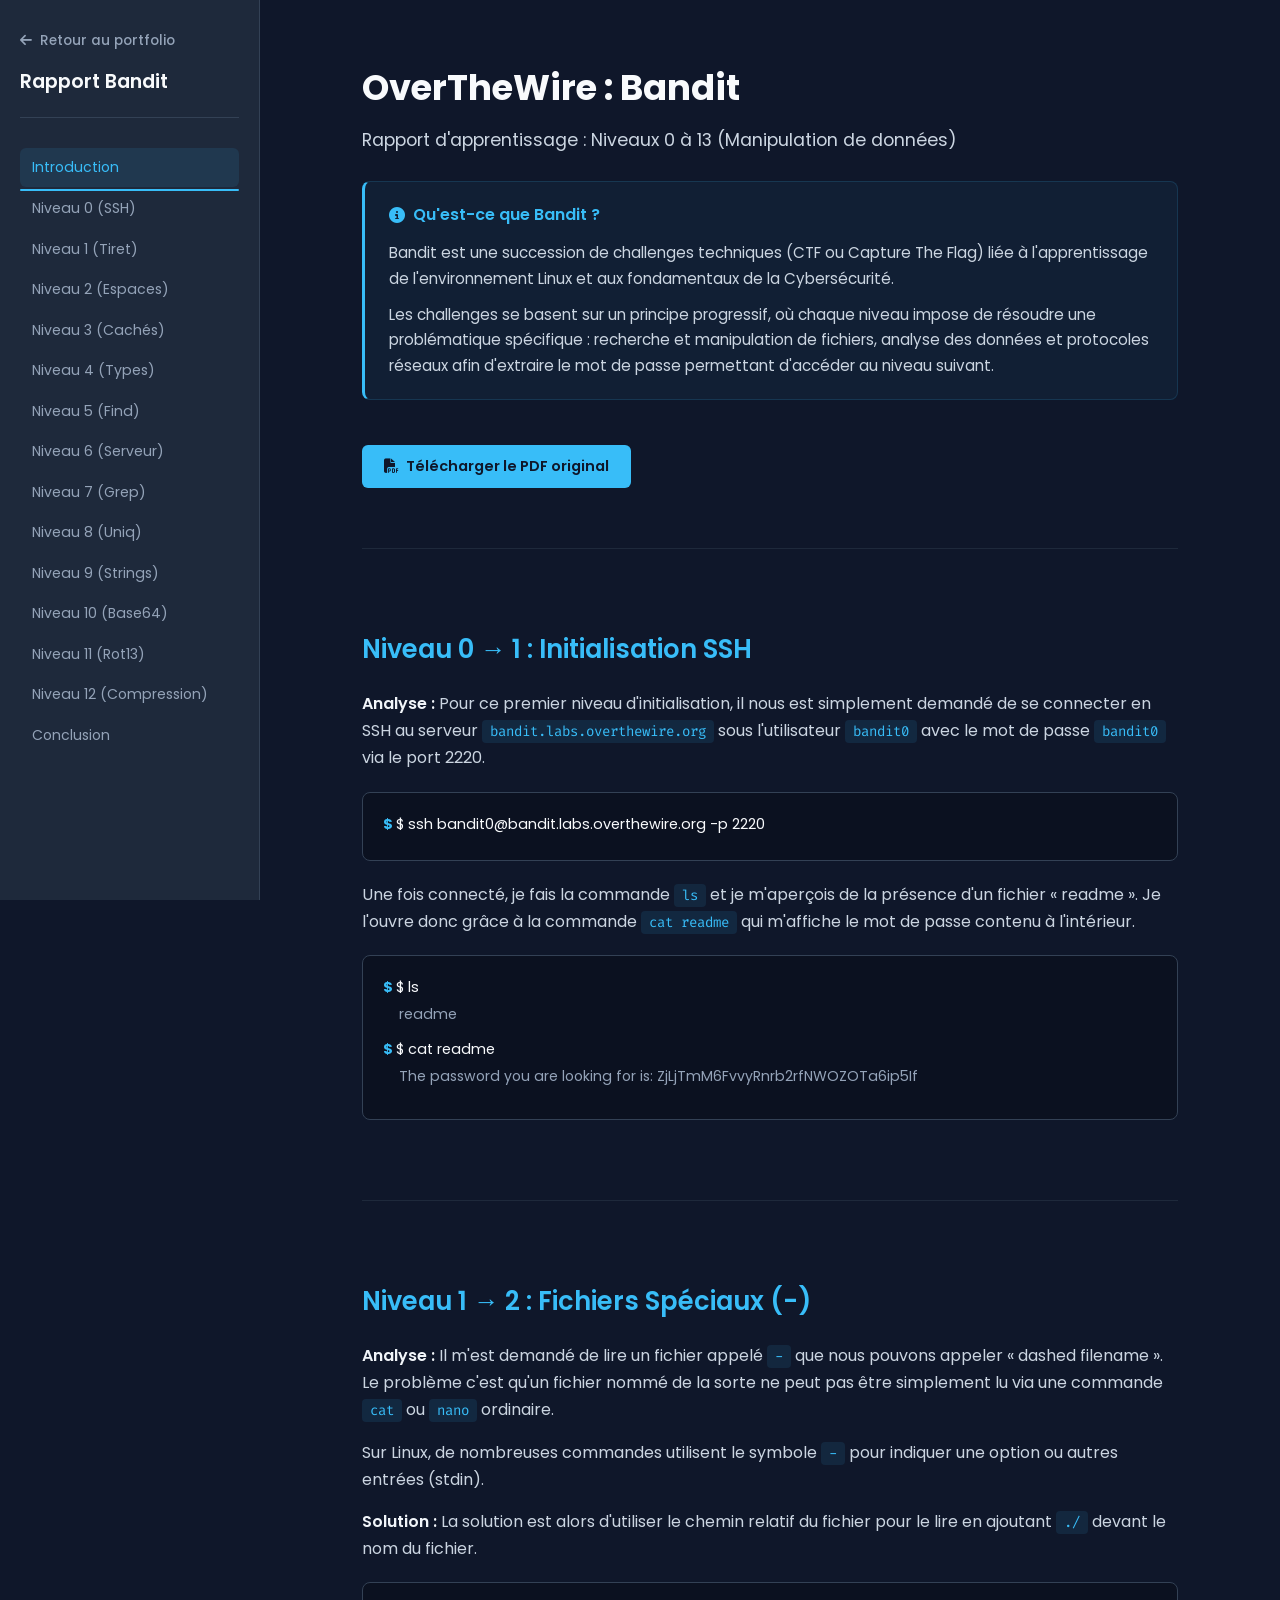
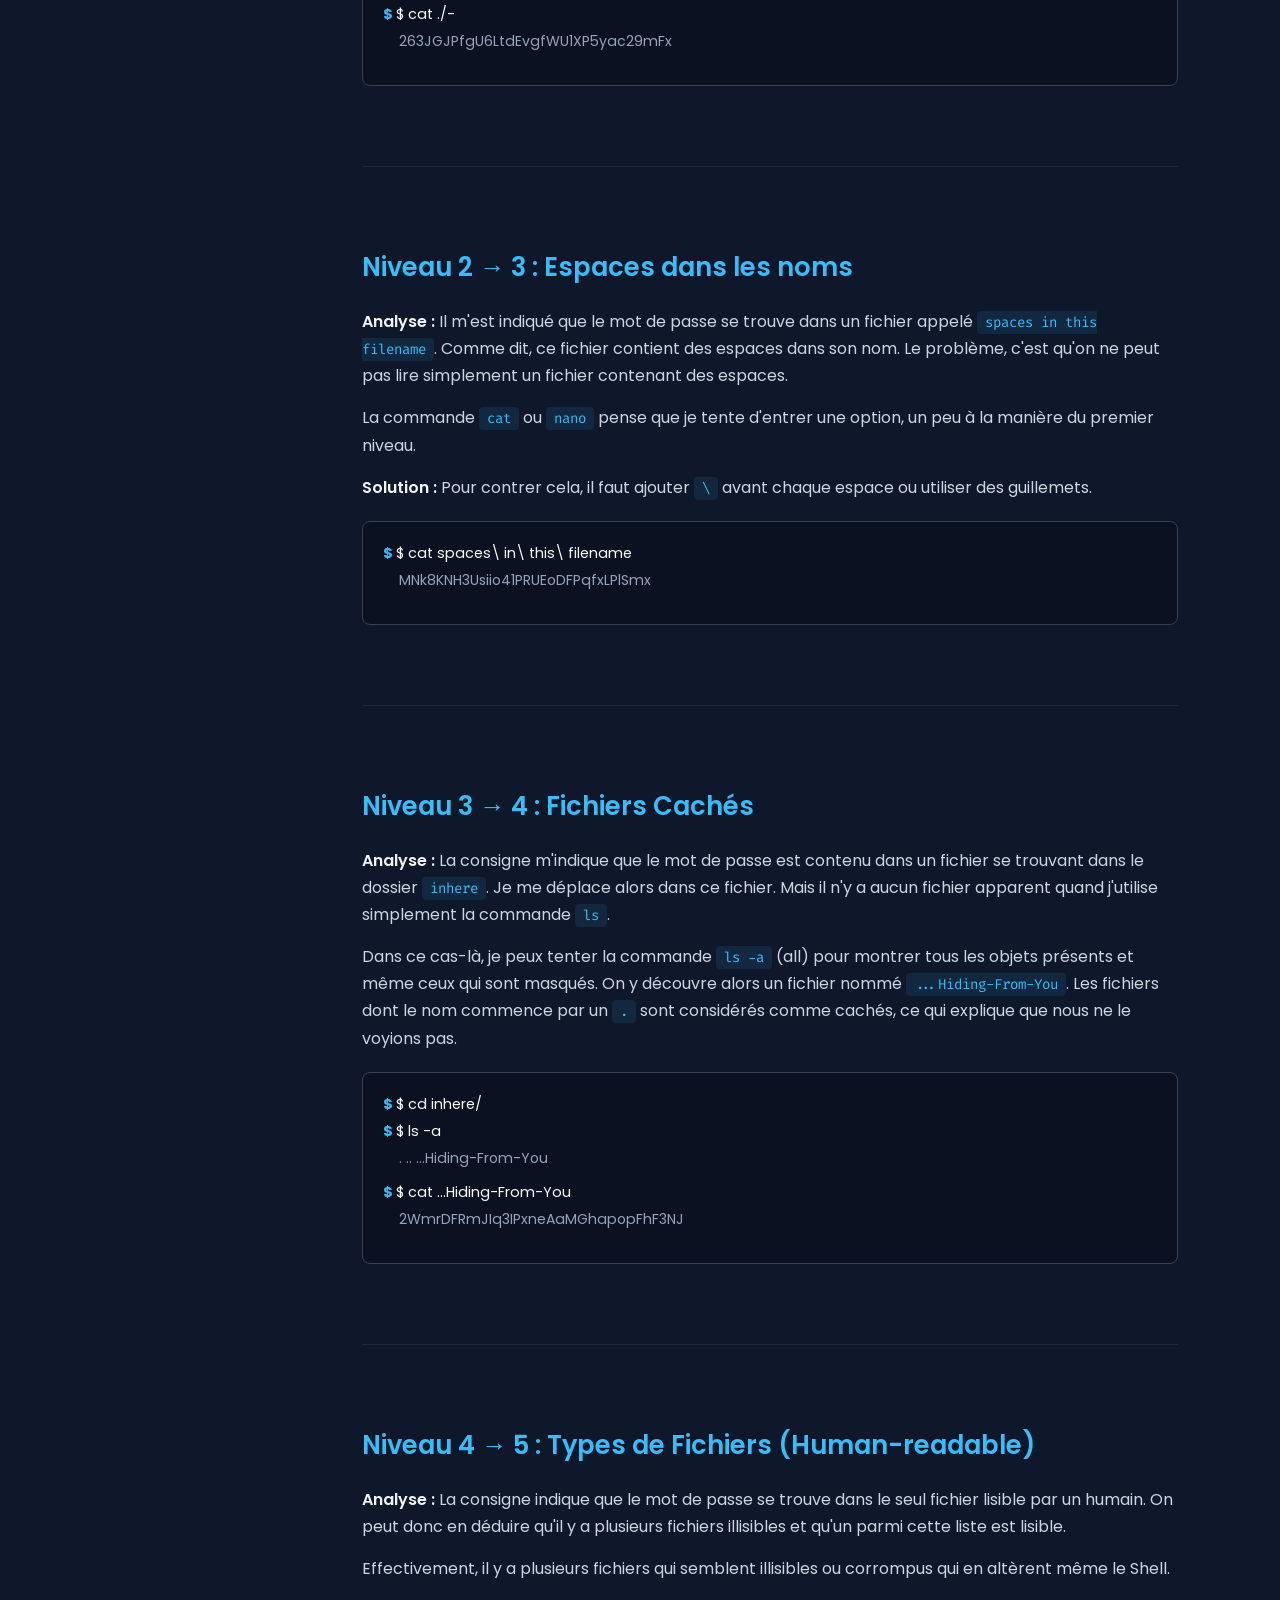
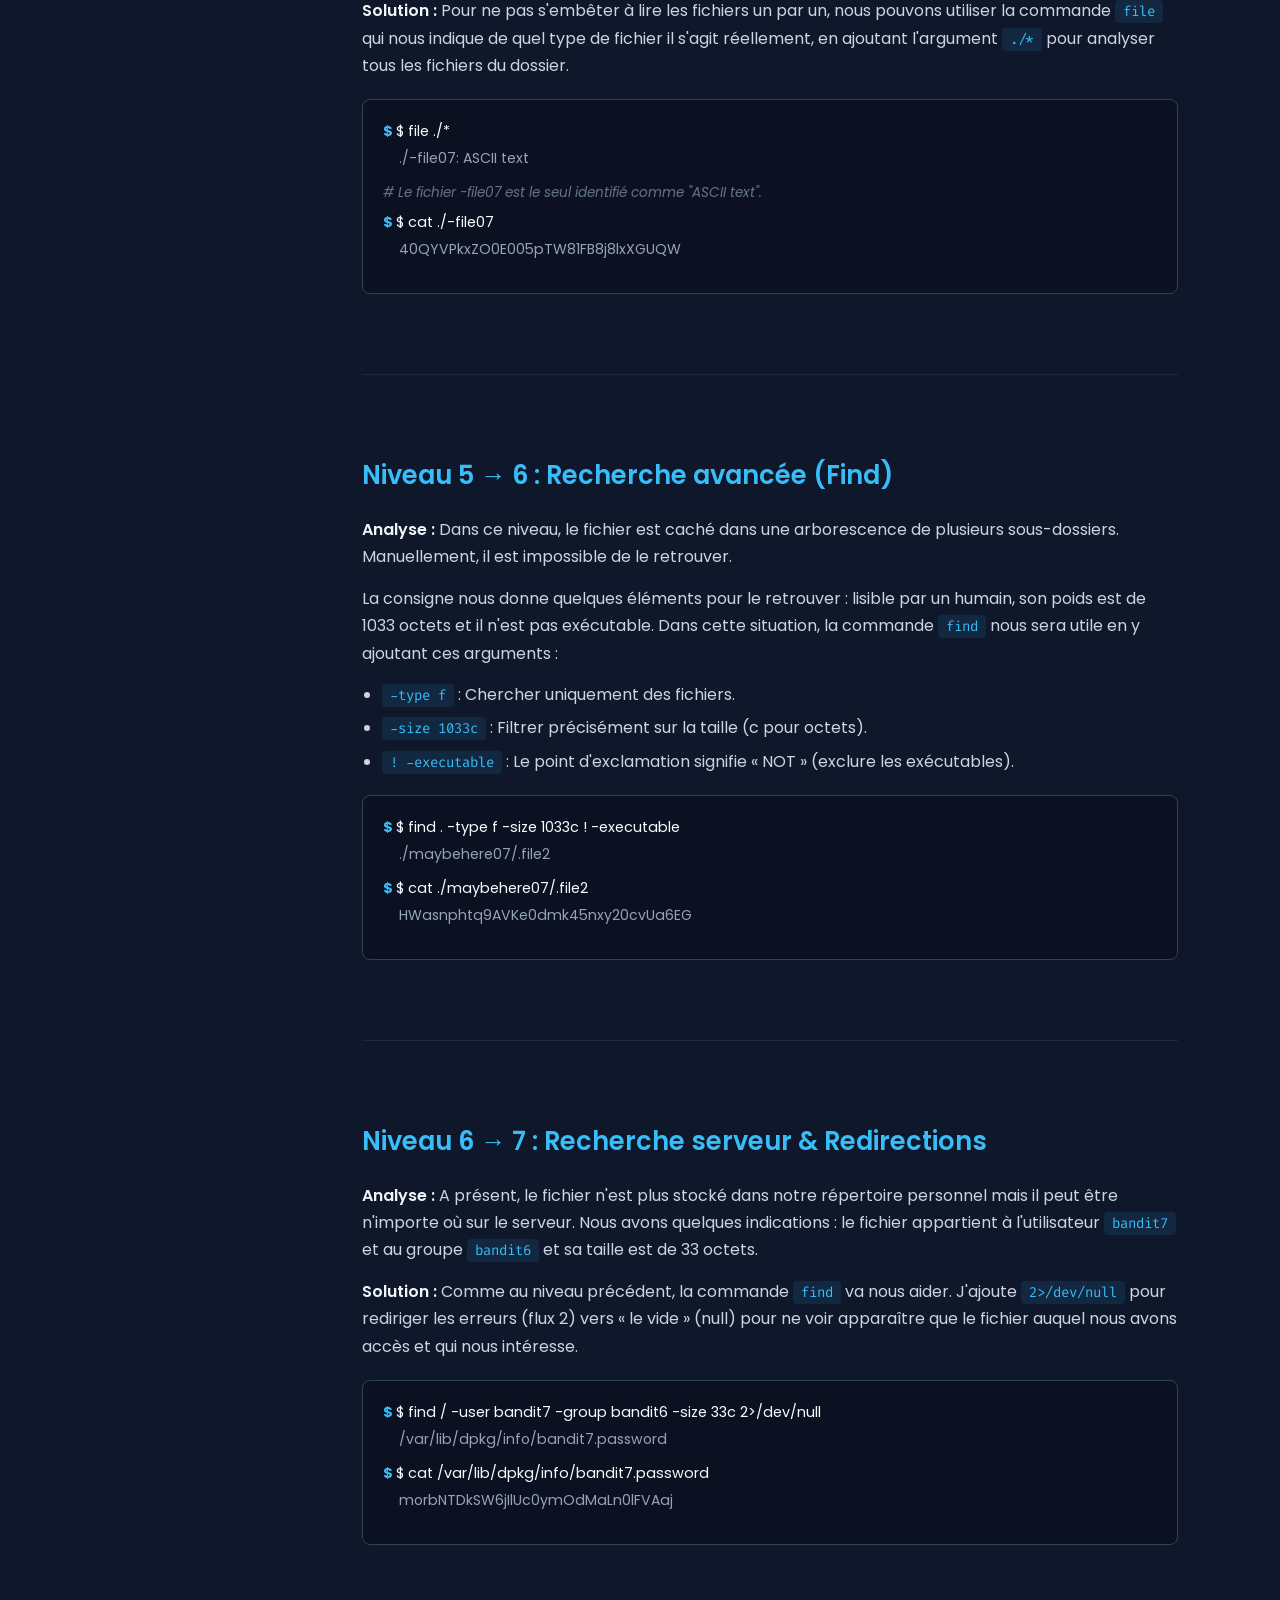
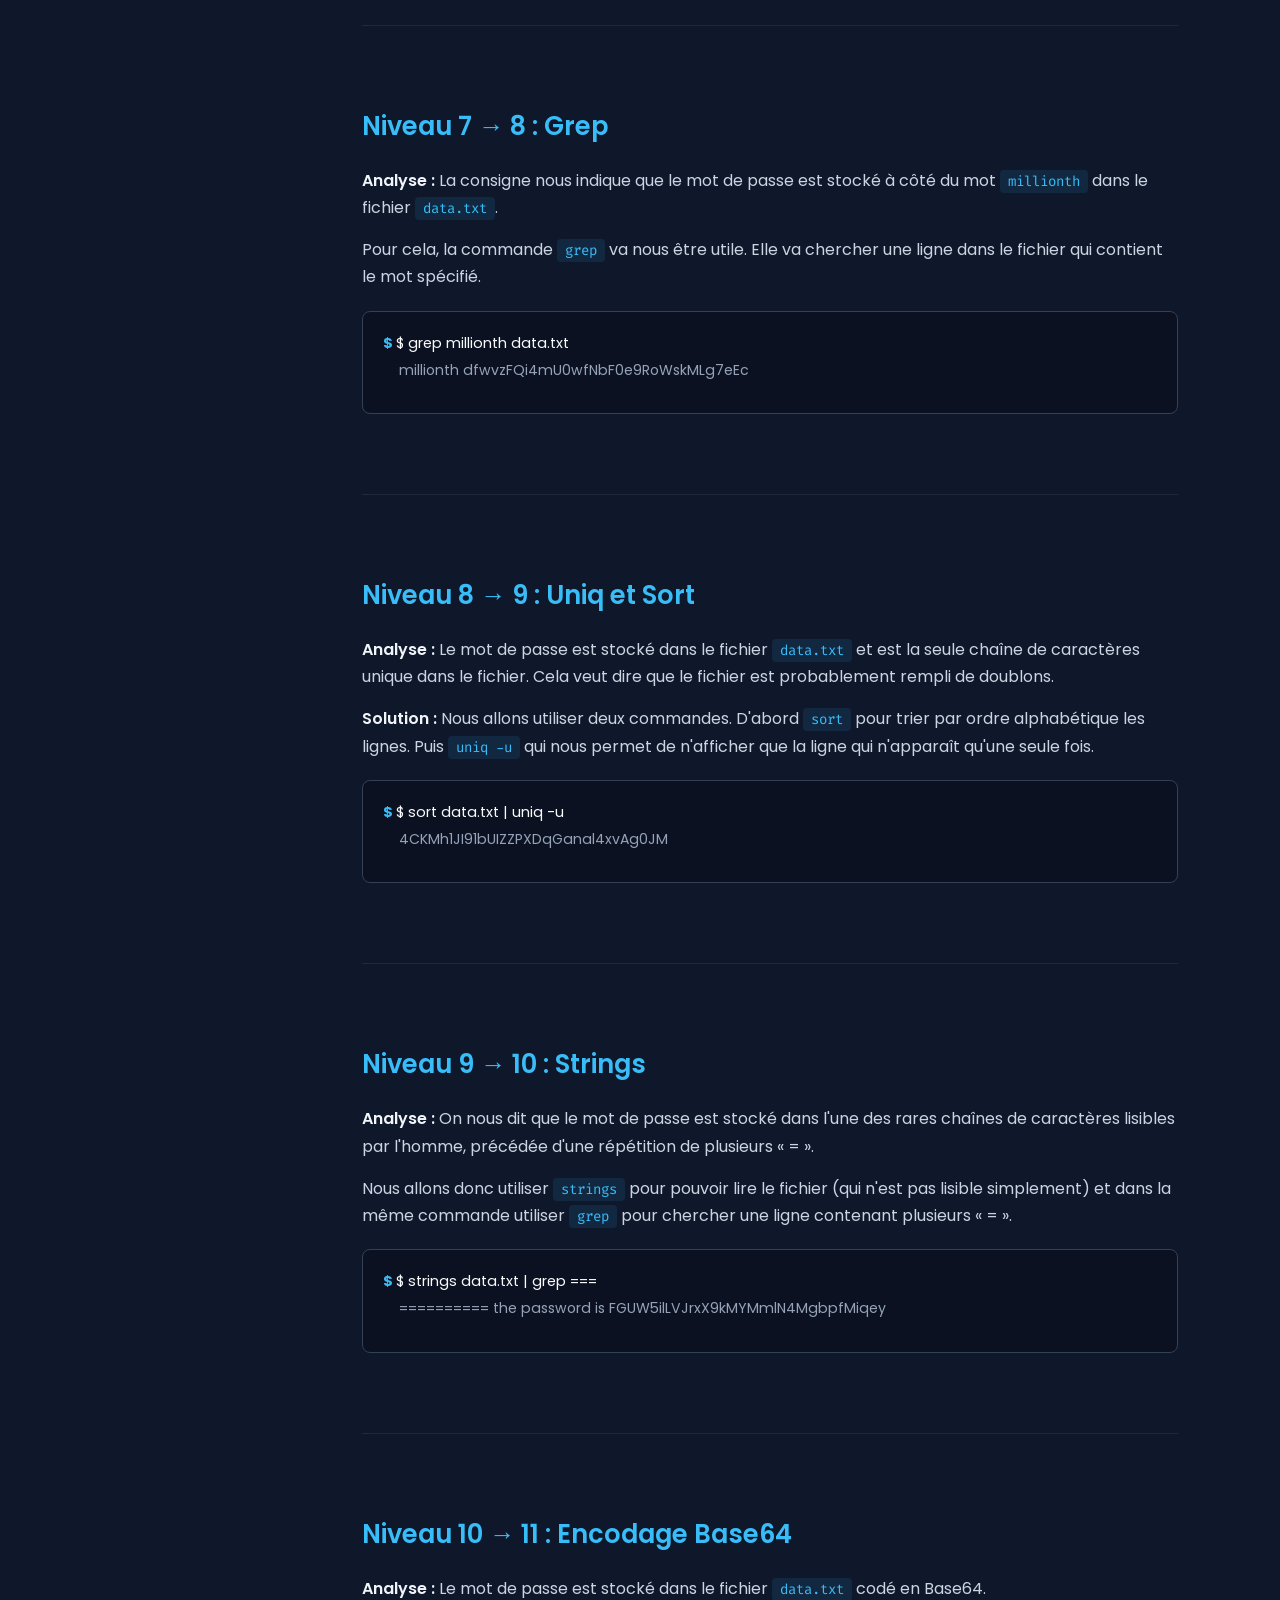
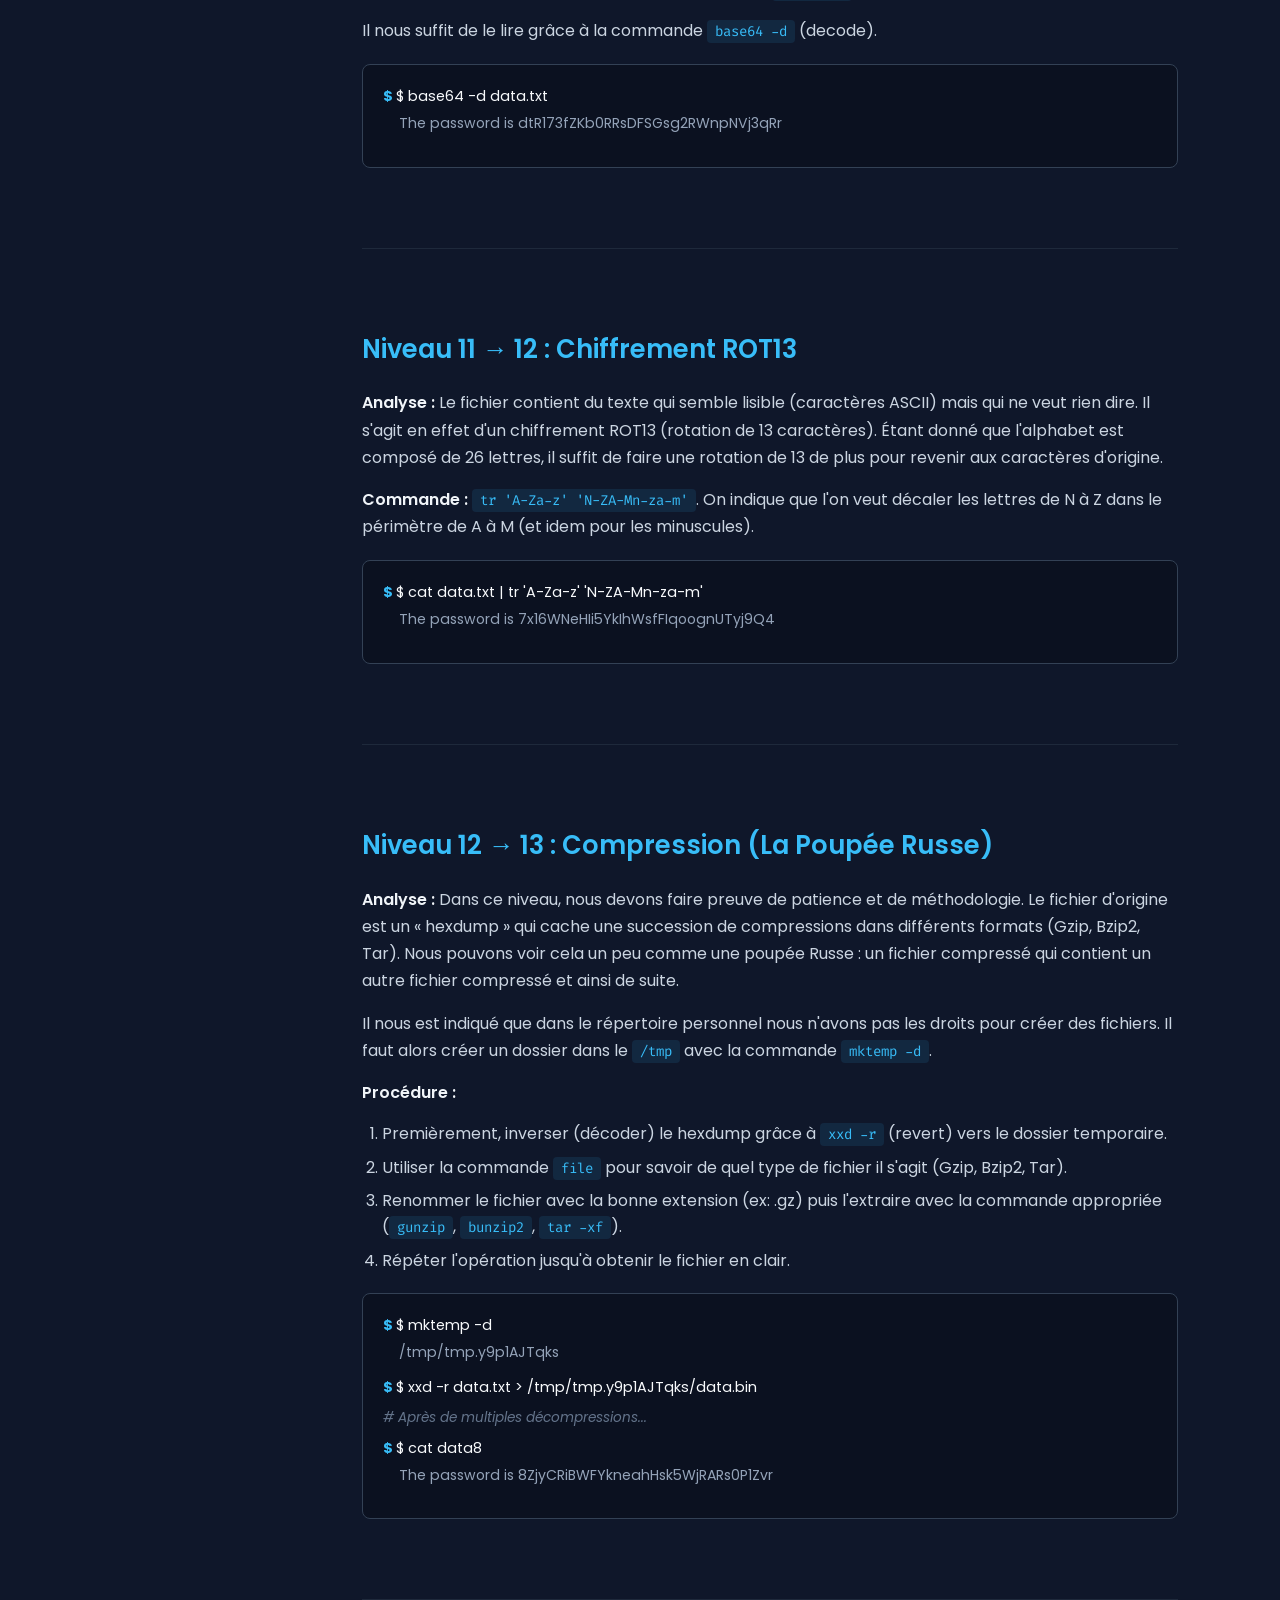
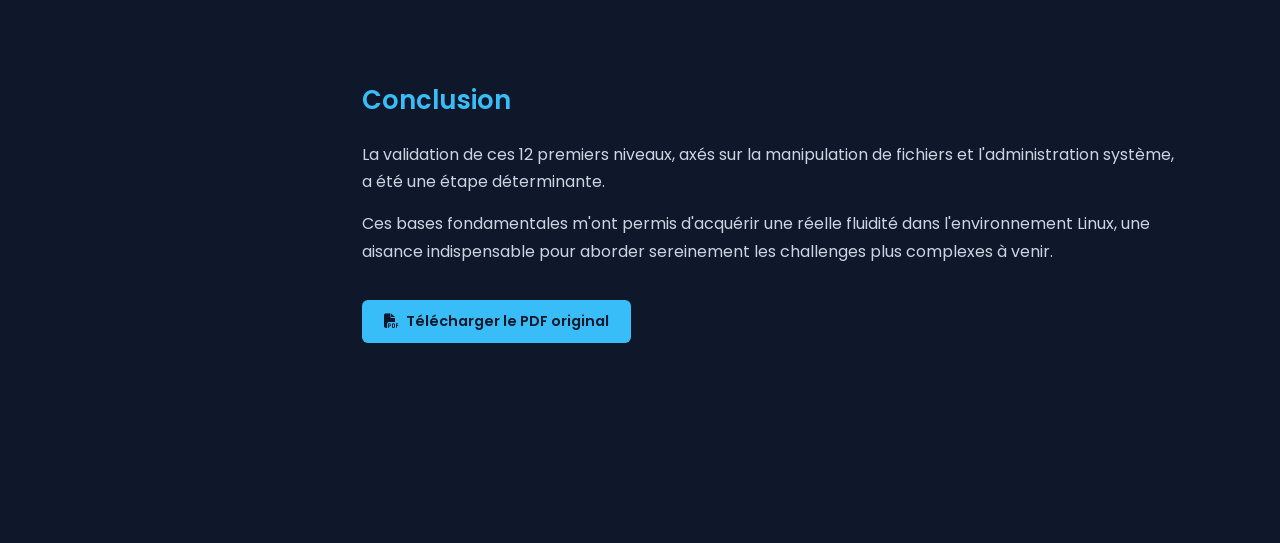
<file: bandit.html>
<!DOCTYPE html>
<html lang="fr">
<head>
    <meta charset="UTF-8">
    <meta name="viewport" content="width=device-width, initial-scale=1.0">
    <title>Rapport Bandit - Brice Almeras</title>
    <link href="https://fonts.googleapis.com/css2?family=Poppins:wght@300;400;600&family=Fira+Code:wght@400&display=swap" rel="stylesheet">
    <link rel="stylesheet" href="https://cdnjs.cloudflare.com/ajax/libs/font-awesome/6.4.0/css/all.min.css">
    <link rel="stylesheet" href="style.css">
    <link rel="stylesheet" href="bandit.css">
    <link rel="icon" type="image/svg+xml" href="favicon.svg">
    <meta property="og:title" content="Rapport Bandit - Brice Almeras">
    <meta property="og:description" content="Documentation complète des niveaux 0 à 13 du wargame OverTheWire Bandit.">
    <meta property="og:type" content="website">
</head>
<body>

    <nav class="doc-sidebar">
        <div class="doc-brand">
            <a href="index.html"><i class="fas fa-arrow-left"></i> Retour au portfolio</a>
            <h2>Rapport Bandit</h2>
        </div>
        <ul class="doc-menu">
            <li><a href="#intro" class="active">Introduction</a></li>
            <li><a href="#lvl0">Niveau 0 (SSH)</a></li>
            <li><a href="#lvl1">Niveau 1 (Tiret)</a></li>
            <li><a href="#lvl2">Niveau 2 (Espaces)</a></li>
            <li><a href="#lvl3">Niveau 3 (Cachés)</a></li>
            <li><a href="#lvl4">Niveau 4 (Types)</a></li>
            <li><a href="#lvl5">Niveau 5 (Find)</a></li>
            <li><a href="#lvl6">Niveau 6 (Serveur)</a></li>
            <li><a href="#lvl7">Niveau 7 (Grep)</a></li>
            <li><a href="#lvl8">Niveau 8 (Uniq)</a></li>
            <li><a href="#lvl9">Niveau 9 (Strings)</a></li>
            <li><a href="#lvl10">Niveau 10 (Base64)</a></li>
            <li><a href="#lvl11">Niveau 11 (Rot13)</a></li>
            <li><a href="#lvl12">Niveau 12 (Compression)</a></li>
            <li><a href="#conclusion">Conclusion</a></li>
        </ul>
    </nav>

    <main class="doc-content">
        
        <section id="intro" class="doc-section">
            <h1>OverTheWire : Bandit</h1>
            <p class="lead">Rapport d'apprentissage : Niveaux 0 à 13 (Manipulation de données)</p>
            
            <div class="info-box">
                <h3><i class="fas fa-info-circle"></i> Qu'est-ce que Bandit ?</h3>
                <p>Bandit est une succession de challenges techniques (CTF ou Capture The Flag) liée à l'apprentissage de l'environnement Linux et aux fondamentaux de la Cybersécurité.</p>
                <p>Les challenges se basent sur un principe progressif, où chaque niveau impose de résoudre une problématique spécifique : recherche et manipulation de fichiers, analyse des données et protocoles réseaux afin d'extraire le mot de passe permettant d'accéder au niveau suivant.</p>
            </div>
            <a href="Rapport bandit.pdf" target="_blank" class="btn-download"><i class="fas fa-file-pdf"></i> Télécharger le PDF original</a>
        </section>

        <section id="lvl0" class="doc-section">
            <h2>Niveau 0 → 1 : Initialisation SSH</h2>
            <p><strong>Analyse :</strong> Pour ce premier niveau d'initialisation, il nous est simplement demandé de se connecter en SSH au serveur <code>bandit.labs.overthewire.org</code> sous l'utilisateur <code>bandit0</code> avec le mot de passe <code>bandit0</code> via le port 2220.</p>
            
            <div class="terminal-block">
                <span class="cmd">$ ssh bandit0@bandit.labs.overthewire.org -p 2220</span>
            </div>
            
            <p>Une fois connecté, je fais la commande <code>ls</code> et je m'aperçois de la présence d'un fichier « readme ». Je l'ouvre donc grâce à la commande <code>cat readme</code> qui m'affiche le mot de passe contenu à l'intérieur.</p>
            
            <div class="terminal-block">
                <span class="cmd">$ ls</span>
                <span class="output">readme</span>
                <span class="cmd">$ cat readme</span>
                <span class="output">The password you are looking for is: ZjLjTmM6FvvyRnrb2rfNWOZOTa6ip5If</span>
            </div>
        </section>

        <section id="lvl1" class="doc-section">
            <h2>Niveau 1 → 2 : Fichiers Spéciaux (-)</h2>
            <p><strong>Analyse :</strong> Il m'est demandé de lire un fichier appelé <code>-</code> que nous pouvons appeler « dashed filename ». Le problème c'est qu'un fichier nommé de la sorte ne peut pas être simplement lu via une commande <code>cat</code> ou <code>nano</code> ordinaire.</p>
            <p>Sur Linux, de nombreuses commandes utilisent le symbole <code>-</code> pour indiquer une option ou autres entrées (stdin).</p>
            <p><strong>Solution :</strong> La solution est alors d'utiliser le chemin relatif du fichier pour le lire en ajoutant <code>./</code> devant le nom du fichier.</p>
            <div class="terminal-block">
                <span class="cmd">$ cat ./-</span>
                <span class="output">263JGJPfgU6LtdEvgfWU1XP5yac29mFx</span>
            </div>
        </section>

        <section id="lvl2" class="doc-section">
            <h2>Niveau 2 → 3 : Espaces dans les noms</h2>
            <p><strong>Analyse :</strong> Il m'est indiqué que le mot de passe se trouve dans un fichier appelé <code>spaces in this filename</code>. Comme dit, ce fichier contient des espaces dans son nom. Le problème, c'est qu'on ne peut pas lire simplement un fichier contenant des espaces.</p>
            <p>La commande <code>cat</code> ou <code>nano</code> pense que je tente d'entrer une option, un peu à la manière du premier niveau.</p>
            <p><strong>Solution :</strong> Pour contrer cela, il faut ajouter <code>\</code> avant chaque espace ou utiliser des guillemets.</p>
            <div class="terminal-block">
                <span class="cmd">$ cat spaces\ in\ this\ filename</span>
                <span class="output">MNk8KNH3Usiio41PRUEoDFPqfxLPlSmx</span>
            </div>
        </section>

        <section id="lvl3" class="doc-section">
            <h2>Niveau 3 → 4 : Fichiers Cachés</h2>
            <p><strong>Analyse :</strong> La consigne m'indique que le mot de passe est contenu dans un fichier se trouvant dans le dossier <code>inhere</code>. Je me déplace alors dans ce fichier. Mais il n'y a aucun fichier apparent quand j'utilise simplement la commande <code>ls</code>.</p>
            <p>Dans ce cas-là, je peux tenter la commande <code>ls -a</code> (all) pour montrer tous les objets présents et même ceux qui sont masqués. On y découvre alors un fichier nommé <code>...Hiding-From-You</code>. Les fichiers dont le nom commence par un <code>.</code> sont considérés comme cachés, ce qui explique que nous ne le voyions pas.</p>
            <div class="terminal-block">
                <span class="cmd">$ cd inhere/</span>
                <span class="cmd">$ ls -a</span>
                <span class="output">.  ..  ...Hiding-From-You</span>
                <span class="cmd">$ cat ...Hiding-From-You</span>
                <span class="output">2WmrDFRmJIq3IPxneAaMGhapopFhF3NJ</span>
            </div>
        </section>

        <section id="lvl4" class="doc-section">
            <h2>Niveau 4 → 5 : Types de Fichiers (Human-readable)</h2>
            <p><strong>Analyse :</strong> La consigne indique que le mot de passe se trouve dans le seul fichier lisible par un humain. On peut donc en déduire qu'il y a plusieurs fichiers illisibles et qu'un parmi cette liste est lisible.</p>
            <p>Effectivement, il y a plusieurs fichiers qui semblent illisibles ou corrompus qui en altèrent même le Shell.</p>
            <p><strong>Solution :</strong> Pour ne pas s'embêter à lire les fichiers un par un, nous pouvons utiliser la commande <code>file</code> qui nous indique de quel type de fichier il s'agit réellement, en ajoutant l'argument <code>./*</code> pour analyser tous les fichiers du dossier.</p>
            <div class="terminal-block">
                <span class="cmd">$ file ./*</span>
                <span class="output">./-file07: ASCII text</span>
                <span class="comment"># Le fichier -file07 est le seul identifié comme "ASCII text".</span>
                <span class="cmd">$ cat ./-file07</span>
                <span class="output">40QYVPkxZO0E005pTW81FB8j8lxXGUQW</span>
            </div>
        </section>

        <section id="lvl5" class="doc-section">
            <h2>Niveau 5 → 6 : Recherche avancée (Find)</h2>
            <p><strong>Analyse :</strong> Dans ce niveau, le fichier est caché dans une arborescence de plusieurs sous-dossiers. Manuellement, il est impossible de le retrouver.</p>
            <p>La consigne nous donne quelques éléments pour le retrouver : lisible par un humain, son poids est de 1033 octets et il n'est pas exécutable. Dans cette situation, la commande <code>find</code> nous sera utile en y ajoutant ces arguments :</p>
            <ul>
                <li><code>-type f</code> : Chercher uniquement des fichiers.</li>
                <li><code>-size 1033c</code> : Filtrer précisément sur la taille (c pour octets).</li>
                <li><code>! -executable</code> : Le point d'exclamation signifie « NOT » (exclure les exécutables).</li>
            </ul>
            <div class="terminal-block">
                <span class="cmd">$ find . -type f -size 1033c ! -executable</span>
                <span class="output">./maybehere07/.file2</span>
                <span class="cmd">$ cat ./maybehere07/.file2</span>
                <span class="output">HWasnphtq9AVKe0dmk45nxy20cvUa6EG</span>
            </div>
        </section>

        <section id="lvl6" class="doc-section">
            <h2>Niveau 6 → 7 : Recherche serveur & Redirections</h2>
            <p><strong>Analyse :</strong> A présent, le fichier n'est plus stocké dans notre répertoire personnel mais il peut être n'importe où sur le serveur. Nous avons quelques indications : le fichier appartient à l'utilisateur <code>bandit7</code> et au groupe <code>bandit6</code> et sa taille est de 33 octets.</p>
            <p><strong>Solution :</strong> Comme au niveau précédent, la commande <code>find</code> va nous aider. J'ajoute <code>2>/dev/null</code> pour rediriger les erreurs (flux 2) vers « le vide » (null) pour ne voir apparaître que le fichier auquel nous avons accès et qui nous intéresse.</p>
            <div class="terminal-block">
                <span class="cmd">$ find / -user bandit7 -group bandit6 -size 33c 2>/dev/null</span>
                <span class="output">/var/lib/dpkg/info/bandit7.password</span>
                <span class="cmd">$ cat /var/lib/dpkg/info/bandit7.password</span>
                <span class="output">morbNTDkSW6jIlUc0ymOdMaLn0lFVAaj</span>
            </div>
        </section>

        <section id="lvl7" class="doc-section">
            <h2>Niveau 7 → 8 : Grep</h2>
            <p><strong>Analyse :</strong> La consigne nous indique que le mot de passe est stocké à côté du mot <code>millionth</code> dans le fichier <code>data.txt</code>.</p>
            <p>Pour cela, la commande <code>grep</code> va nous être utile. Elle va chercher une ligne dans le fichier qui contient le mot spécifié.</p>
            <div class="terminal-block">
                <span class="cmd">$ grep millionth data.txt</span>
                <span class="output">millionth     dfwvzFQi4mU0wfNbF0e9RoWskMLg7eEc</span>
            </div>
        </section>

        <section id="lvl8" class="doc-section">
            <h2>Niveau 8 → 9 : Uniq et Sort</h2>
            <p><strong>Analyse :</strong> Le mot de passe est stocké dans le fichier <code>data.txt</code> et est la seule chaîne de caractères unique dans le fichier. Cela veut dire que le fichier est probablement rempli de doublons.</p>
            <p><strong>Solution :</strong> Nous allons utiliser deux commandes. D'abord <code>sort</code> pour trier par ordre alphabétique les lignes. Puis <code>uniq -u</code> qui nous permet de n'afficher que la ligne qui n'apparaît qu'une seule fois.</p>
            <div class="terminal-block">
                <span class="cmd">$ sort data.txt | uniq -u</span>
                <span class="output">4CKMh1JI91bUIZZPXDqGanal4xvAg0JM</span>
            </div>
        </section>

        <section id="lvl9" class="doc-section">
            <h2>Niveau 9 → 10 : Strings</h2>
            <p><strong>Analyse :</strong> On nous dit que le mot de passe est stocké dans l'une des rares chaînes de caractères lisibles par l'homme, précédée d'une répétition de plusieurs « = ».</p>
            <p>Nous allons donc utiliser <code>strings</code> pour pouvoir lire le fichier (qui n'est pas lisible simplement) et dans la même commande utiliser <code>grep</code> pour chercher une ligne contenant plusieurs « = ».</p>
            <div class="terminal-block">
                <span class="cmd">$ strings data.txt | grep ===</span>
                <span class="output">========== the password is FGUW5ilLVJrxX9kMYMmlN4MgbpfMiqey</span>
            </div>
        </section>

        <section id="lvl10" class="doc-section">
            <h2>Niveau 10 → 11 : Encodage Base64</h2>
            <p><strong>Analyse :</strong> Le mot de passe est stocké dans le fichier <code>data.txt</code> codé en Base64.</p>
            <p>Il nous suffit de le lire grâce à la commande <code>base64 -d</code> (decode).</p>
            <div class="terminal-block">
                <span class="cmd">$ base64 -d data.txt</span>
                <span class="output">The password is dtR173fZKb0RRsDFSGsg2RWnpNVj3qRr</span>
            </div>
        </section>

        <section id="lvl11" class="doc-section">
            <h2>Niveau 11 → 12 : Chiffrement ROT13</h2>
            <p><strong>Analyse :</strong> Le fichier contient du texte qui semble lisible (caractères ASCII) mais qui ne veut rien dire. Il s'agit en effet d'un chiffrement ROT13 (rotation de 13 caractères). Étant donné que l'alphabet est composé de 26 lettres, il suffit de faire une rotation de 13 de plus pour revenir aux caractères d'origine.</p>
            <p><strong>Commande :</strong> <code>tr 'A-Za-z' 'N-ZA-Mn-za-m'</code>. On indique que l'on veut décaler les lettres de N à Z dans le périmètre de A à M (et idem pour les minuscules).</p>
            <div class="terminal-block">
                <span class="cmd">$ cat data.txt | tr 'A-Za-z' 'N-ZA-Mn-za-m'</span>
                <span class="output">The password is 7x16WNeHIi5YkIhWsfFIqoognUTyj9Q4</span>
            </div>
        </section>

        <section id="lvl12" class="doc-section">
            <h2>Niveau 12 → 13 : Compression (La Poupée Russe)</h2>
            <p><strong>Analyse :</strong> Dans ce niveau, nous devons faire preuve de patience et de méthodologie. Le fichier d'origine est un « hexdump » qui cache une succession de compressions dans différents formats (Gzip, Bzip2, Tar). Nous pouvons voir cela un peu comme une poupée Russe : un fichier compressé qui contient un autre fichier compressé et ainsi de suite.</p>
            <p>Il nous est indiqué que dans le répertoire personnel nous n'avons pas les droits pour créer des fichiers. Il faut alors créer un dossier dans le <code>/tmp</code> avec la commande <code>mktemp -d</code>.</p>
            
            <p><strong>Procédure :</strong></p>
            <ol>
                <li>Premièrement, inverser (décoder) le hexdump grâce à <code>xxd -r</code> (revert) vers le dossier temporaire.</li>
                <li>Utiliser la commande <code>file</code> pour savoir de quel type de fichier il s'agit (Gzip, Bzip2, Tar).</li>
                <li>Renommer le fichier avec la bonne extension (ex: .gz) puis l'extraire avec la commande appropriée (<code>gunzip</code>, <code>bunzip2</code>, <code>tar -xf</code>).</li>
                <li>Répéter l'opération jusqu'à obtenir le fichier en clair.</li>
            </ol>
            
            <div class="terminal-block">
                <span class="cmd">$ mktemp -d</span>
                <span class="output">/tmp/tmp.y9p1AJTqks</span>
                <span class="cmd">$ xxd -r data.txt > /tmp/tmp.y9p1AJTqks/data.bin</span>
                <span class="comment"># Après de multiples décompressions...</span>
                <span class="cmd">$ cat data8</span>
                <span class="output">The password is 8ZjyCRiBWFYkneahHsk5WjRARs0P1Zvr</span>
            </div>
        </section>

        <section id="conclusion" class="doc-section">
            <h2>Conclusion</h2>
            <p>La validation de ces 12 premiers niveaux, axés sur la manipulation de fichiers et l'administration système, a été une étape déterminante.</p>
            <p>Ces bases fondamentales m'ont permis d'acquérir une réelle fluidité dans l'environnement Linux, une aisance indispensable pour aborder sereinement les challenges plus complexes à venir.</p>
            
            <a href="Rapport bandit.pdf" target="_blank" class="btn-download"><i class="fas fa-file-pdf"></i> Télécharger le PDF original</a>
        </section>

    </main>
    <script>
        const sections = document.querySelectorAll('.doc-section');
        const menuLinks = document.querySelectorAll('.doc-menu a');

        const observer = new IntersectionObserver((entries) => {
            entries.forEach(entry => {
                if (entry.isIntersecting) {
                    menuLinks.forEach(link => link.classList.remove('active'));
                    const active = document.querySelector('.doc-menu a[href="#' + entry.target.id + '"]');
                    if (active) active.classList.add('active');
                }
            });
        }, { threshold: 0.3, rootMargin: '-10% 0px -60% 0px' });

        sections.forEach(section => observer.observe(section));
    </script>
</body>
</file>
<file: style.css>
/* RESET ET BASE */
* {
    margin: 0;
    padding: 0;
    box-sizing: border-box;
    font-family: 'Poppins', sans-serif;
}

/* Variables de couleurs - Thème Dark Mode Tech */
:root {
    --bg-color: #0f172a;
    /* Fond principal (Bleu très sombre) */
    --card-bg: #1e293b;
    /* Fond des cartes (Gris bleuté) */
    --primary: #38bdf8;
    /* Couleur accentuation (Cyan électrique) */
    --text-light: #f1f5f9;
    /* Texte blanc cassé */
    --text-dim: #94a3b8;
    /* Texte gris pour les descriptions */
}

html {
    scroll-behavior: smooth;
    scroll-padding-top: 100px;
    /* Pour que le menu fixe ne cache pas les titres au clic */
}

body {
    background-color: var(--bg-color);
    color: var(--text-light);
    line-height: 1.6;
}

/* NAVIGATION HEADER */
header {
    position: fixed;
    top: 0;
    width: 100%;
    padding: 15px 50px;
    display: flex;
    justify-content: space-between;
    align-items: center;
    background: rgba(15, 23, 42, 0.95);
    /* Fond semi-transparent */
    backdrop-filter: blur(10px);
    /* Effet de flou */
    z-index: 1000;
    border-bottom: 1px solid rgba(255, 255, 255, 0.05);
    box-shadow: 0 4px 30px rgba(0, 0, 0, 0.3);
}

.logo {
    font-size: 1.5rem;
    font-weight: 700;
    letter-spacing: 1px;
    color: white;
}

.logo span {
    color: var(--primary);
}

nav ul {
    display: flex;
    list-style: none;
    gap: 30px;
}

nav a {
    text-decoration: none;
    color: var(--text-light);
    font-size: 0.95rem;
    transition: 0.3s;
    font-weight: 500;
}

nav a:hover {
    color: var(--primary);
}

nav a.active {
    color: var(--primary);
    position: relative;
}

nav a.active::after {
    content: '';
    position: absolute;
    bottom: -4px;
    left: 0;
    width: 100%;
    height: 2px;
    background: var(--primary);
    border-radius: 2px;
}

.btn-contact {
    background: var(--primary);
    color: var(--bg-color) !important;
    padding: 8px 20px;
    border-radius: 5px;
    font-weight: 600;
}

.btn-contact:hover {
    opacity: 0.9;
    box-shadow: 0 0 15px rgba(56, 189, 248, 0.4);
}

.btn-contact.active {
    color: var(--bg-color) !important;
    text-decoration: none !important;
}

.btn-contact.active::after {
    display: none !important;
}

/* SECTION HERO (ACCUEIL) */
.hero {
    min-height: 100vh;
    display: flex;
    align-items: center;
    justify-content: space-between;
    gap: 80px;
    padding: 120px 10% 60px;
    position: relative;
    overflow: hidden;
}

/* Fond animé particules */
.hero::before {
    content: '';
    position: absolute;
    inset: 0;
    background:
        radial-gradient(ellipse at 20% 50%, rgba(56, 189, 248, 0.06) 0%, transparent 60%),
        radial-gradient(ellipse at 80% 20%, rgba(56, 189, 248, 0.04) 0%, transparent 50%);
    pointer-events: none;
    z-index: 0;
}

.hero>* {
    position: relative;
    z-index: 1;
}

/* Colonne gauche : texte + bouton terminal + terminal */
.hero-left {
    display: flex;
    flex-direction: column;
    gap: 16px;
    flex: 1;
    max-width: 600px;
}

.hero-content {
    max-width: 600px;
}

/* Colonne droite : photo centrée verticalement */
.hero-image {
    display: flex;
    align-items: center;
    justify-content: center;
    flex-shrink: 0;
}

.badge {
    background: rgba(56, 189, 248, 0.1);
    color: var(--primary);
    padding: 5px 12px;
    border-radius: 20px;
    font-size: 0.9rem;
    font-weight: 600;
    border: 1px solid rgba(56, 189, 248, 0.2);
}

.hero h1 {
    font-size: 3.5rem;
    margin: 25px 0;
    line-height: 1.1;
    font-weight: 700;
}

.hero p {
    color: var(--text-dim);
    font-size: 1.1rem;
    margin-bottom: 35px;
}

.hero-buttons {
    display: flex;
    gap: 15px;
}

.btn-primary,
.btn-secondary {
    text-decoration: none;
    padding: 12px 30px;
    border-radius: 6px;
    font-weight: 600;
    transition: 0.3s;
    display: inline-flex;
    align-items: center;
    gap: 10px;
}

.btn-primary {
    background: var(--primary);
    color: var(--bg-color);
}

.btn-primary:hover {
    box-shadow: 0 0 20px rgba(56, 189, 248, 0.4);
}

.btn-secondary {
    border: 1px solid var(--text-dim);
    color: var(--text-light);
}

.btn-secondary:hover {
    border-color: var(--primary);
    color: var(--primary);
}

/* HERO STATS COUNTER */
.hero-stats {
    display: flex;
    align-items: center;
    gap: 0;
    margin-top: 32px;
    padding: 16px 24px 26px;
    background: rgba(255, 255, 255, 0.03);
    border: 1px solid rgba(56, 189, 248, 0.12);
    border-radius: 14px;
    backdrop-filter: blur(8px);
    width: fit-content;
    animation: fadeSlideIn 0.8s ease 0.4s both;
}

@keyframes fadeSlideIn {
    from {
        opacity: 0;
        transform: translateY(12px);
    }

    to {
        opacity: 1;
        transform: translateY(0);
    }
}

.hero-stat-item {
    display: flex;
    flex-direction: column;
    align-items: center;
    padding: 0 20px;
    gap: 3px;
    text-decoration: none;
    cursor: pointer;
    position: relative;
    transition: transform 0.25s cubic-bezier(0.4, 0, 0.2, 1);
}

.hero-stat-item:hover {
    transform: translateY(-3px);
}

.hero-stat-item:hover .hero-stat-number {
    color: #38bdf8;
    text-shadow: 0 0 25px rgba(56, 189, 248, 0.8);
}

.hero-stat-item:hover .hero-stat-label {
    color: var(--text-main, #f8fafc);
}

.hero-stat-number {
    font-size: 1.9rem;
    font-weight: 700;
    color: var(--primary);
    line-height: 1;
    font-variant-numeric: tabular-nums;
    text-shadow: 0 0 20px rgba(56, 189, 248, 0.4);
    letter-spacing: -0.5px;
    transition: color 0.25s ease, text-shadow 0.25s ease;
}

.hero-stat-label {
    font-size: 0.72rem;
    color: var(--text-dim);
    text-transform: uppercase;
    letter-spacing: 0.8px;
    font-weight: 500;
    white-space: nowrap;
    transition: color 0.25s ease;
}

.hero-stat-sublabel {
    position: absolute;
    bottom: -14px;
    left: 50%;
    transform: translateX(-50%);
    font-size: 0.58rem;
    color: rgba(148, 163, 184, 0.50);
    font-style: italic;
    letter-spacing: 0.3px;
    font-weight: 400;
    white-space: nowrap;
    transition: color 0.25s ease;
}

.hero-stat-item:hover .hero-stat-sublabel {
    color: rgba(248, 250, 252, 0.40);
}

.hero-stat-divider {
    width: 1px;
    height: 36px;
    background: rgba(56, 189, 248, 0.15);
    flex-shrink: 0;
}


/* SCROLL INDICATOR */
.scroll-indicator {
    position: fixed;
    bottom: 30px;
    left: 50%;
    transform: translateX(-50%);
    display: flex;
    flex-direction: column;
    align-items: center;
    gap: 8px;
    color: var(--text-dim);
    font-size: 0.75rem;
    letter-spacing: 1px;
    text-transform: uppercase;
    animation: fadeInUp 1s ease 1s both;
    z-index: 999;
    transition: opacity 0.4s ease;
}

.scroll-mouse {
    width: 22px;
    height: 36px;
    border: 2px solid rgba(56, 189, 248, 0.4);
    border-radius: 12px;
    display: flex;
    justify-content: center;
    padding-top: 5px;
}

.scroll-wheel {
    width: 3px;
    height: 7px;
    background: var(--primary);
    border-radius: 2px;
    animation: scrollWheel 1.8s ease infinite;
}

@keyframes scrollWheel {
    0% {
        opacity: 1;
        transform: translateY(0);
    }

    100% {
        opacity: 0;
        transform: translateY(12px);
    }
}

@keyframes fadeInUp {
    from {
        opacity: 0;
        transform: translateX(-50%) translateY(15px);
    }

    to {
        opacity: 1;
        transform: translateX(-50%) translateY(0);
    }
}

/* Grille décorative en fond hero */
.hero-grid-bg {
    position: absolute;
    inset: 0;
    background-image:
        linear-gradient(rgba(56, 189, 248, 0.03) 1px, transparent 1px),
        linear-gradient(90deg, rgba(56, 189, 248, 0.03) 1px, transparent 1px);
    background-size: 60px 60px;
    pointer-events: none;
    z-index: 0;
}

/* IMAGE PROFIL HERO */
.image-box {
    width: 340px;
    height: 340px;
    border-radius: 50%;
    overflow: hidden;
    position: relative;
    border: 3px solid var(--primary);
    box-shadow: 0 0 60px rgba(56, 189, 248, 0.25), 0 0 120px rgba(56, 189, 248, 0.08);
    background: var(--card-bg);
    animation: breathingGlow 3s ease-in-out infinite;
}

@keyframes breathingGlow {

    0%,
    100% {
        box-shadow: 0 0 30px rgba(56, 189, 248, 0.1), 0 0 60px rgba(56, 189, 248, 0.04);
    }

    50% {
        box-shadow: 0 0 45px rgba(56, 189, 248, 0.22), 0 0 90px rgba(56, 189, 248, 0.08);
    }
}

/* Anneau tournant autour de la photo */
.image-box::before {
    content: '';
    position: absolute;
    inset: -8px;
    border-radius: 50%;
    border: 2px dashed rgba(56, 189, 248, 0.25);
    animation: spinRing 18s linear infinite;
    pointer-events: none;
}

@keyframes spinRing {
    from {
        transform: rotate(0deg);
    }

    to {
        transform: rotate(360deg);
    }
}

.image-box img {
    width: 100%;
    height: 100%;
    object-fit: cover;
}

/* STRUCTURE GÉNÉRALE DES SECTIONS */
.container {
    padding: 100px 10%;
}

.section-title {
    text-align: center;
    font-size: 2.2rem;
    margin-bottom: 60px;
    position: relative;
}

/* Petite ligne sous les titres */
.section-title::after {
    content: '';
    display: block;
    width: 60px;
    height: 4px;
    background: var(--primary);
    margin: 15px auto 0;
    border-radius: 2px;
}

/* SECTION COMPÉTENCES */
.skills-wrapper {
    display: grid;
    grid-template-columns: repeat(auto-fit, minmax(300px, 1fr));
    gap: 40px;
}

.skill-category h3 {
    color: var(--primary);
    margin-bottom: 20px;
    font-size: 1.3rem;
    display: flex;
    align-items: center;
    gap: 10px;
}

.tags {
    display: flex;
    flex-wrap: wrap;
    gap: 10px;
}

.tags span {
    background: rgba(255, 255, 255, 0.05);
    padding: 8px 16px;
    border-radius: 6px;
    font-size: 0.9rem;
    border: 1px solid rgba(255, 255, 255, 0.1);
    transition: 0.3s;
    cursor: default;
}

.tags span:hover {
    background: var(--primary);
    color: var(--bg-color);
    transform: translateY(-2px);
    border-color: var(--primary);
}

/* SECTION DIPLÔMES & CERTIFICATIONS */
.diplomes-wrapper {
    display: grid;
    grid-template-columns: repeat(auto-fit, minmax(400px, 1fr));
    gap: 40px;
}

.diplome-category h3 {
    color: var(--primary);
    margin-bottom: 25px;
    font-size: 1.3rem;
    display: flex;
    align-items: center;
    gap: 10px;
}

.diplomes-cards-grid {
    display: grid;
    grid-template-columns: repeat(auto-fit, minmax(320px, 1fr));
    gap: 20px;
}

.diplome-item,
.certification-item {
    background: rgba(255, 255, 255, 0.05);
    padding: 25px;
    border-radius: 10px;
    margin-bottom: 0;
    border: 1px solid rgba(255, 255, 255, 0.1);
    transition: 0.3s;
}

.diplome-item:hover,
.certification-item:hover {
    background: rgba(255, 255, 255, 0.08);
    transform: translateY(-3px);
    border-color: rgba(56, 189, 248, 0.3);
}

.diplome-item h4,
.certification-item h4 {
    color: var(--text-light);
    margin-bottom: 10px;
    font-size: 1.1rem;
    font-weight: 600;
}

.diplome-details,
.certification-details {
    color: var(--text-dim);
    margin-bottom: 8px;
    font-size: 0.95rem;
}

.diplome-status,
.certification-status {
    color: var(--primary);
    font-size: 0.9rem;
    font-weight: 500;
}

.diplome-progress {
    margin: 15px 0;
}

.progress-item {
    display: flex;
    align-items: center;
    margin-bottom: 8px;
    font-size: 0.95rem;
    color: var(--text-light);
}

.status-icon {
    margin-right: 10px;
    font-size: 1rem;
    color: var(--primary);
}

/* SECTION EXPÉRIENCE PROFESSIONNELLE */
.experience-wrapper {
    display: flex;
    flex-direction: column;
    gap: 30px;
}

.experience-item {
    background: rgba(255, 255, 255, 0.05);
    padding: 25px;
    border-radius: 10px;
    border: 1px solid rgba(255, 255, 255, 0.1);
    transition: 0.3s;
}

.experience-item:hover {
    background: rgba(255, 255, 255, 0.08);
    transform: translateY(-3px);
    border-color: rgba(56, 189, 248, 0.3);
}

.experience-header {
    display: flex;
    justify-content: space-between;
    align-items: flex-start;
    margin-bottom: 10px;
    flex-wrap: wrap;
    gap: 10px;
}

.experience-header h3 {
    color: var(--primary);
    margin: 0;
    font-size: 1.2rem;
    display: flex;
    align-items: center;
    gap: 10px;
}

.experience-period {
    background: var(--primary);
    color: var(--bg-color);
    padding: 4px 12px;
    border-radius: 15px;
    font-size: 0.85rem;
    font-weight: 600;
    white-space: nowrap;
}

.experience-role {
    color: var(--text-dim);
    font-size: 0.95rem;
    margin-bottom: 12px;
    font-style: italic;
}

.experience-description {
    color: var(--text-light);
    line-height: 1.6;
    margin: 0;
}

.experience-tasks {
    list-style: none;
    margin-top: 12px;
}

.experience-tasks li {
    color: var(--text-dim);
    font-size: 0.92rem;
    line-height: 1.6;
    margin-bottom: 4px;
}

.experience-tasks li i {
    color: var(--primary);
    font-size: 0.7rem;
    margin-right: 6px;
}

.experience-tasks li strong {
    color: var(--text-light);
    font-weight: 600;
}

.experience-company-description {
    color: var(--text-dim);
    font-size: 0.95rem;
    line-height: 1.7;
    margin: 14px 0 0;
    padding-left: 16px;
    border-left: 3px solid var(--primary);
    font-style: normal;
}

/* SUBGROUPS FOR STRUCTURED MISSIONS */
.experience-subgroups {
    display: grid;
    grid-template-columns: repeat(auto-fit, minmax(300px, 1fr));
    gap: 16px;
    margin: 18px 0;
}

.experience-subgroup {
    background: rgba(255, 255, 255, 0.03);
    border: 1px solid rgba(255, 255, 255, 0.07);
    border-radius: 8px;
    padding: 14px 16px;
    transition: 0.25s ease;
}

.experience-subgroup:hover {
    background: rgba(255, 255, 255, 0.05);
    border-color: rgba(56, 189, 248, 0.3);
}

.experience-subgroup h4 {
    color: var(--primary);
    font-size: 0.95rem;
    font-weight: 600;
    margin: 0 0 10px 0;
    display: flex;
    align-items: center;
    gap: 8px;
}

.experience-subgroup .experience-tasks {
    margin: 0;
    padding: 0;
}

.experience-subgroup .experience-tasks li {
    margin-bottom: 6px;
}

.experience-link {
    margin-top: 12px;
}

.experience-link a {
    color: var(--text-light);
    font-weight: 600;
    text-decoration: none;
    display: inline-block;
    transition: color 0.3s ease, text-shadow 0.3s ease, transform 0.3s ease;
}

.experience-link a:hover {
    color: #4ade80;
    text-shadow: 0 0 12px rgba(74, 222, 128, 0.5);
    transform: translateY(-1px);
}

/* SECTION PROJETS (GRID) */
.projects-grid {
    display: grid;
    grid-template-columns: repeat(auto-fit, minmax(300px, 1fr));
    gap: 30px;
}

.card {
    background: var(--card-bg);
    padding: 35px;
    border-radius: 12px;
    transition: 0.4s;
    border: 1px solid rgba(255, 255, 255, 0.05);
    position: relative;
    overflow: hidden;
    display: flex;
    flex-direction: column;
}

.card:hover {
    transform: translateY(-10px);
    border-color: var(--primary);
    box-shadow: 0 10px 30px rgba(0, 0, 0, 0.3);
}

.card-icon {
    font-size: 2.5rem;
    color: var(--primary);
    margin-bottom: 20px;
}

.card h3 {
    margin-bottom: 15px;
    font-size: 1.4rem;
}

.card p {
    color: var(--text-dim);
    font-size: 0.95rem;
    margin-bottom: 25px;
    min-height: 80px;
    /* Pour aligner les boutons */
    flex-grow: 1;
}

.card-tags {
    display: flex;
    flex-wrap: wrap;
    gap: 6px;
    margin-bottom: 20px;
}

.card-tags span {
    background: rgba(56, 189, 248, 0.08);
    color: var(--primary);
    border: 1px solid rgba(56, 189, 248, 0.2);
    padding: 3px 10px;
    border-radius: 20px;
    font-size: 0.75rem;
    font-weight: 600;
    letter-spacing: 0.3px;
}

.card a {
    display: inline-flex;
    align-items: center;
    gap: 8px;
    margin-top: auto;
    align-self: flex-start;
    color: #0f172a;
    background: linear-gradient(135deg, #38bdf8, #7dd3fc);
    border: 1px solid rgba(56, 189, 248, 0.5);
    text-decoration: none;
    font-weight: 700;
    font-size: 0.82rem;
    letter-spacing: 0.3px;
    padding: 9px 18px;
    border-radius: 25px;
    transition: all 0.25s cubic-bezier(0.4, 0, 0.2, 1);
    box-shadow: 0 2px 12px rgba(56, 189, 248, 0.25);
    text-transform: uppercase;
}

.card a::after {
    content: '→';
    font-size: 0.9rem;
    transition: transform 0.2s ease;
}

.card a:hover {
    background: linear-gradient(135deg, #7dd3fc, #38bdf8);
    box-shadow: 0 4px 20px rgba(56, 189, 248, 0.45);
    transform: translateY(-2px);
    text-decoration: none;
}

.card a:hover::after {
    transform: translateX(4px);
}


/* CARTE MISE EN AVANT (HUB DES RAPPORTS) */
.card.card-featured {
    border-color: rgba(56, 189, 248, 0.3);
    background: linear-gradient(160deg, rgba(15, 23, 42, 0.9) 0%, rgba(17, 24, 39, 0.7) 100%);
    box-shadow: 0 4px 20px rgba(56, 189, 248, 0.08);
}

.card.card-featured:hover {
    border-color: var(--primary);
    box-shadow: 0 12px 35px rgba(56, 189, 248, 0.25);
}

.card-badge-new {
    position: absolute;
    top: 16px;
    right: 16px;
    background: linear-gradient(135deg, rgba(56, 189, 248, 0.18), rgba(168, 85, 247, 0.2));
    border: 1px solid rgba(56, 189, 248, 0.4);
    color: var(--primary);
    font-size: 0.7rem;
    font-weight: 700;
    letter-spacing: 0.5px;
    padding: 4px 10px;
    border-radius: 20px;
    text-transform: uppercase;
}

/* SECTION VEILLE */
.veille-container {
    display: flex;
    flex-direction: column;
    gap: 30px;
}

@media(min-width: 900px) {
    .veille-container {
        flex-direction: row;
    }
}

.veille-card {
    background: var(--card-bg);
    padding: 35px;
    border-radius: 12px;
    flex: 1;
    border: 1px solid rgba(255, 255, 255, 0.05);
}

.veille-card h3 {
    margin-bottom: 25px;
    color: var(--primary);
    font-size: 1.3rem;
    display: flex;
    align-items: center;
    gap: 10px;
}

.tool-list {
    list-style: none;
}

.tool-list li {
    margin-bottom: 15px;
    display: flex;
    align-items: center;
    gap: 12px;
    color: var(--text-dim);
}

.tool-list li i {
    color: var(--text-light);
}

.subject-item {
    margin-bottom: 30px;
    padding-left: 20px;
    border-left: 3px solid var(--primary);
}

.subject-item h4 {
    color: var(--text-light);
    margin-bottom: 8px;
    font-size: 1.1rem;
}

.subject-item p {
    color: var(--text-dim);
    font-size: 0.9rem;
}

/* =====================
   TERMINAL CLI
   ===================== */
.terminal-cli {
    background: #0d1117;
    border-radius: 12px;
    border: 1px solid rgba(56, 189, 248, 0.25);
    box-shadow: 0 0 40px rgba(56, 189, 248, 0.08), 0 20px 60px rgba(0, 0, 0, 0.5);
    width: 100%;
    max-width: 480px;
    font-family: 'Consolas', 'Monaco', 'Courier New', monospace;
    margin-top: 20px;
    overflow: hidden;
    transition: box-shadow 0.3s ease;
    flex-shrink: 0;
}

.terminal-cli:focus-within {
    box-shadow: 0 0 50px rgba(56, 189, 248, 0.18), 0 20px 60px rgba(0, 0, 0, 0.5);
    border-color: rgba(56, 189, 248, 0.5);
}

/* Header faux boutons */
.terminal-cli-header {
    background: #161b22;
    padding: 10px 16px;
    display: flex;
    align-items: center;
    gap: 12px;
    border-bottom: 1px solid rgba(255, 255, 255, 0.06);
}

.terminal-cli-dots {
    display: flex;
    gap: 7px;
}

.cli-dot {
    width: 13px;
    height: 13px;
    border-radius: 50%;
    display: inline-block;
}

.cli-dot-red {
    background: #ff5f57;
}

.cli-dot-yellow {
    background: #febc2e;
}

.cli-dot-green {
    background: #28c840;
}

.terminal-cli-title {
    color: #8b949e;
    font-size: 0.82rem;
    margin-left: 6px;
    letter-spacing: 0.5px;
}

/* Corps du terminal */
.terminal-cli-body {
    padding: 12px 14px;
    height: 200px;
    overflow-y: auto;
    display: flex;
    flex-direction: column;
    gap: 2px;
    cursor: text;
}

/* Scrollbar custom */
.terminal-cli-body::-webkit-scrollbar {
    width: 5px;
}

.terminal-cli-body::-webkit-scrollbar-track {
    background: transparent;
}

.terminal-cli-body::-webkit-scrollbar-thumb {
    background: rgba(56, 189, 248, 0.3);
    border-radius: 10px;
}

/* Lignes de sortie */
.cli-line {
    font-size: 0.75rem;
    line-height: 1.5;
    white-space: pre-wrap;
    word-break: break-word;
    margin: 0;
}

.cli-info {
    color: #c9d1d9;
}

.cli-success {
    color: #3fb950;
}

.cli-error {
    color: #f85149;
}

.cli-border {
    color: #38bdf8;
}

.cli-highlight {
    color: #38bdf8;
    font-weight: 600;
}

.cli-cmd {
    color: #79c0ff;
    font-weight: 600;
}

.cli-user-cmd {
    color: #e6edf3;
    margin-top: 6px;
}

/* Ligne de saisie */
.cli-input-line {
    display: flex;
    align-items: center;
    margin-top: 6px;
    flex-shrink: 0;
}

.cli-prompt {
    color: #38bdf8;
    font-size: 0.75rem;
    white-space: nowrap;
    font-weight: 600;
    user-select: none;
}

#cli-input {
    background: transparent;
    border: none;
    outline: none;
    color: #e6edf3;
    font-family: 'Consolas', 'Monaco', 'Courier New', monospace;
    font-size: 0.75rem;
    caret-color: #38bdf8;
    flex: 1;
    padding: 0;
}

/* Terminal caché / visible */
.terminal-hidden {
    display: none !important;
}

/* Bouton toggle terminal */
.terminal-toggle-btn {
    display: inline-flex;
    align-items: center;
    gap: 8px;
    background: rgba(56, 189, 248, 0.08);
    border: 1px solid rgba(56, 189, 248, 0.3);
    color: var(--primary);
    padding: 8px 18px;
    border-radius: 8px;
    cursor: pointer;
    font-family: 'Consolas', 'Monaco', monospace;
    font-size: 0.82rem;
    font-weight: 600;
    transition: 0.3s;
    width: fit-content;
}

.terminal-toggle-btn:hover {
    background: rgba(56, 189, 248, 0.18);
    box-shadow: 0 0 14px rgba(56, 189, 248, 0.25);
    transform: translateY(-2px);
}

.terminal-toggle-btn i {
    font-size: 0.9rem;
}



/* =====================
   FLUX RSS IT-CONNECT
   ===================== */
/* FLUX RSS IT-CONNECT */
.rss-card {
    flex: 1;
    min-width: 300px;
}

.rss-item {
    display: flex;
    align-items: center;
    justify-content: space-between;
    gap: 15px;
    padding: 14px 16px;
    border-radius: 8px;
    background: rgba(255, 255, 255, 0.04);
    border: 1px solid rgba(255, 255, 255, 0.07);
    text-decoration: none;
    margin-bottom: 10px;
    transition: 0.3s;
}

.rss-item:hover {
    background: rgba(56, 189, 248, 0.08);
    border-color: rgba(56, 189, 248, 0.3);
    transform: translateX(4px);
}

.rss-item-content {
    display: flex;
    flex-direction: column;
    gap: 4px;
}

.rss-date {
    font-size: 0.78rem;
    color: var(--primary);
    font-weight: 600;
}

.rss-title {
    font-size: 0.9rem;
    color: var(--text-light);
    line-height: 1.4;
}

.rss-icon {
    color: var(--text-dim);
    font-size: 0.85rem;
    flex-shrink: 0;
    transition: 0.3s;
}

.rss-item:hover .rss-icon {
    color: var(--primary);
}

.rss-loading,
.rss-error {
    color: var(--text-dim);
    font-size: 0.95rem;
    padding: 10px 0;
}

.rss-error {
    color: #ef4444;
}

/* HAMBURGER */
.hamburger {
    display: none;
    flex-direction: column;
    gap: 5px;
    background: transparent;
    border: none;
    cursor: pointer;
    padding: 5px;
    z-index: 1100;
}

.hamburger span {
    display: block;
    width: 25px;
    height: 2px;
    background: var(--text-light);
    border-radius: 2px;
    transition: 0.3s;
}

.hamburger.active span:nth-child(1) {
    transform: translateY(7px) rotate(45deg);
}

.hamburger.active span:nth-child(2) {
    opacity: 0;
}

.hamburger.active span:nth-child(3) {
    transform: translateY(-7px) rotate(-45deg);
}

@media (max-width: 768px) {
    .hamburger {
        display: flex;
    }
}

/* ANIMATIONS SCROLL (FADE-IN) */
.fade-in {
    opacity: 0;
    transform: translateY(30px);
    transition: opacity 0.6s ease, transform 0.6s ease;
}

.fade-in.visible {
    opacity: 1;
    transform: translateY(0);
}

/* TÉLÉPHONE MASQUÉ */
.phone-hidden {
    color: var(--primary);
    font-size: 0.85rem;
    cursor: pointer;
}

#phone-card {
    cursor: pointer;
}

/* FORMULAIRE DE CONTACT */
.form-wrapper {
    max-width: 700px;
    margin: 0 auto;
}

.form-row {
    display: grid;
    grid-template-columns: 1fr 1fr;
    gap: 20px;
}

.form-group {
    display: flex;
    flex-direction: column;
    gap: 8px;
    margin-bottom: 20px;
}

.form-group label {
    color: var(--text-light);
    font-size: 0.9rem;
    font-weight: 500;
}

.form-group input,
.form-group textarea {
    background: var(--card-bg);
    border: 1px solid rgba(255, 255, 255, 0.08);
    border-radius: 8px;
    padding: 12px 16px;
    color: var(--text-light);
    font-family: 'Poppins', sans-serif;
    font-size: 0.95rem;
    transition: 0.3s;
    outline: none;
    resize: none;
}

.form-group input::placeholder,
.form-group textarea::placeholder {
    color: var(--text-dim);
}

.form-group input:focus,
.form-group textarea:focus {
    border-color: var(--primary);
    box-shadow: 0 0 0 3px rgba(56, 189, 248, 0.1);
}

.btn-form {
    display: inline-flex;
    align-items: center;
    gap: 10px;
    background: var(--primary);
    color: var(--bg-color);
    padding: 12px 30px;
    border-radius: 6px;
    border: none;
    font-family: 'Poppins', sans-serif;
    font-size: 0.95rem;
    font-weight: 600;
    cursor: pointer;
    transition: 0.3s;
}

.btn-form:hover {
    box-shadow: 0 0 20px rgba(56, 189, 248, 0.4);
    opacity: 0.9;
}

.form-success,
.form-error {
    display: none;
    margin-top: 15px;
    padding: 12px 16px;
    border-radius: 8px;
    font-size: 0.9rem;
    align-items: center;
    gap: 8px;
}

.form-success {
    background: rgba(34, 197, 94, 0.1);
    border: 1px solid rgba(34, 197, 94, 0.2);
    color: #22c55e;
}

.form-error {
    background: rgba(239, 68, 68, 0.1);
    border: 1px solid rgba(239, 68, 68, 0.2);
    color: #ef4444;
}

@media (max-width: 768px) {
    .form-row {
        grid-template-columns: 1fr;
    }
}

/* FOOTER */
footer {
    background: #0b1120;
    text-align: center;
    padding: 50px 0;
    margin-top: 50px;
    border-top: 1px solid rgba(255, 255, 255, 0.05);
}

.footer-content p {
    color: var(--text-dim);
    margin-bottom: 15px;
}

.footer-nav {
    display: flex;
    justify-content: center;
    flex-wrap: wrap;
    gap: 10px 30px;
    margin-bottom: 30px;
}

.footer-nav a {
    color: var(--text-dim);
    text-decoration: none;
    font-size: 0.9rem;
    transition: 0.3s;
}

.footer-nav a:hover {
    color: var(--primary);
}

.footer-divider {
    width: 60px;
    height: 2px;
    background: rgba(56, 189, 248, 0.3);
    margin: 0 auto 25px;
    border-radius: 2px;
}

.social-links a {
    color: var(--text-light);
    font-size: 1.5rem;
    margin: 0 10px;
    transition: 0.3s;
}

.social-links a:hover {
    color: var(--primary);
}

/* RESPONSIVE (MOBILE) */
@media (max-width: 768px) {
    header {
        padding: 15px 20px;
    }

    nav {
        display: none;
        position: fixed;
        top: 0;
        left: 0;
        width: 100%;
        height: 100vh;
        background: rgba(15, 23, 42, 0.98);
        backdrop-filter: blur(10px);
        z-index: 999;
        flex-direction: column;
        justify-content: center;
        align-items: center;
    }

    nav.open {
        display: flex;
    }

    nav ul {
        flex-direction: column;
        gap: 30px;
        text-align: center;
    }

    nav ul li a {
        font-size: 1.4rem;
    }

    .hero {
        flex-direction: column;
        text-align: center;
        padding: 100px 6% 80px;
        gap: 40px;
        align-items: center;
    }

    .hero-left {
        align-items: center;
        max-width: 100%;
        width: 100%;
    }

    .hero-image {
        order: -1;
    }

    .terminal-toggle-btn {
        align-self: center;
    }

    .terminal-cli {
        max-width: 100%;
    }

    .image-box {
        width: 180px;
        height: 180px;
    }

    .hero-buttons {
        justify-content: center;
    }

    .hero-stats {
        overflow-x: auto;
        max-width: 100%;
    }
}

/* SECTION CONTACT */
.contact-text {
    text-align: center;
    max-width: 700px;
    margin: 0 auto 50px;
    color: var(--text-dim);
    font-size: 1.1rem;
}

.contact-cards {
    display: flex;
    justify-content: center;
    gap: 30px;
    flex-wrap: wrap;
}

.contact-card {
    background: var(--card-bg);
    padding: 30px;
    border-radius: 15px;
    text-align: center;
    width: 250px;
    text-decoration: none;
    border: 1px solid rgba(255, 255, 255, 0.05);
    transition: 0.3s;
    display: flex;
    flex-direction: column;
    align-items: center;
    position: relative;
    cursor: pointer;
}

/* Effet hover sur les cartes de contact */
.contact-card:hover {
    transform: translateY(-10px);
    border-color: var(--primary);
    box-shadow: 0 10px 30px rgba(56, 189, 248, 0.2);
}

.contact-card .icon-box {
    width: 60px;
    height: 60px;
    background: rgba(56, 189, 248, 0.1);
    border-radius: 50%;
    display: flex;
    align-items: center;
    justify-content: center;
    margin-bottom: 20px;
    font-size: 1.5rem;
    color: var(--primary);
    transition: 0.3s;
}

.contact-card:hover .icon-box {
    background: var(--primary);
    color: var(--bg-color);
}

.contact-card h3 {
    color: var(--text-light);
    margin-bottom: 10px;
    font-size: 1.2rem;
}

.contact-card p {
    color: var(--text-dim);
    font-size: 0.9rem;
}

/* Bulle de confirmation lors de la copie */
.copy-tooltip {
    position: absolute;
    left: 50%;
    transform: translateX(-50%);
    bottom: 18px;
    background: rgba(15, 23, 42, 0.95);
    color: var(--text-light);
    padding: 6px 10px;
    border-radius: 6px;
    font-size: 0.85rem;
    border: 1px solid rgba(255, 255, 255, 0.06);
    opacity: 0;
    pointer-events: none;
    transition: opacity 0.18s ease, transform 0.18s ease;
}

.copy-tooltip.visible {
    opacity: 1;
    transform: translateX(-50%) translateY(-6px);
}

/* RESPONSIVE */
@media (max-width: 768px) {
    .contact-cards {
        flex-direction: column;
        align-items: center;
    }

    .contact-card {
        width: 100%;
        max-width: 300px;
    }
}

/* SECTION BANDIT INTERACTIVE */
.section-intro {
    text-align: center;
    color: var(--text-dim);
    margin-bottom: 40px;
    max-width: 800px;
    margin-left: auto;
    margin-right: auto;
}

.bandit-interface {
    display: flex;
    flex-wrap: wrap;
    gap: 30px;
    background: #161b22;
    /* Fond très sombre */
    padding: 30px;
    border-radius: 15px;
    border: 1px solid rgba(56, 189, 248, 0.2);
    box-shadow: 0 0 40px rgba(0, 0, 0, 0.5);
}

/* Sidebar avec les boutons */
.bandit-sidebar {
    flex: 1;
    min-width: 250px;
    border-right: 1px solid rgba(255, 255, 255, 0.1);
    padding-right: 20px;
}

.bandit-sidebar h3 {
    color: var(--primary);
    margin-bottom: 20px;
    border-bottom: 2px solid var(--primary);
    display: inline-block;
}

.level-grid {
    display: grid;
    grid-template-columns: repeat(auto-fill, minmax(60px, 1fr));
    gap: 10px;
    margin-bottom: 30px;
}

.lvl-btn {
    background: var(--card-bg);
    border: 1px solid rgba(255, 255, 255, 0.1);
    color: var(--text-light);
    padding: 10px 5px;
    cursor: pointer;
    border-radius: 5px;
    transition: 0.3s;
    font-weight: bold;
}

.lvl-btn:hover,
.lvl-btn.active {
    background: var(--primary);
    color: var(--bg-color);
    box-shadow: 0 0 10px rgba(56, 189, 248, 0.4);
}

.btn-pdf {
    display: flex;
    align-items: center;
    justify-content: center;
    gap: 10px;
    background: transparent;
    border: 1px solid var(--text-dim);
    color: var(--text-dim);
    padding: 10px;
    border-radius: 5px;
    text-decoration: none;
    transition: 0.3s;
}

.btn-pdf:hover {
    border-color: #ef4444;
    /* Rouge PDF */
    color: #ef4444;
}

/* Zone Terminal */
.bandit-display {
    flex: 2;
    min-width: 300px;
    background: #0d1117;
    border-radius: 10px;
    overflow: hidden;
    font-family: 'Courier New', Courier, monospace;
}

.terminal-header {
    background: #21262d;
    padding: 10px 15px;
    display: flex;
    align-items: center;
    gap: 8px;
    border-bottom: 1px solid #30363d;
}

.dot {
    width: 12px;
    height: 12px;
    border-radius: 50%;
}

.red {
    background: #ff5f56;
}

.yellow {
    background: #ffbd2e;
}

.green {
    background: #27c93f;
}

#terminal-title {
    margin-left: 10px;
    color: #8b949e;
    font-size: 0.9rem;
}

.terminal-body {
    padding: 20px;
    color: #c9d1d9;
}

.terminal-body h4 {
    color: var(--primary);
    margin-bottom: 10px;
}

.terminal-body p {
    margin-bottom: 15px;
    font-size: 0.95rem;
    line-height: 1.5;
}

.cmd-block {
    background: rgba(255, 255, 255, 0.05);
    padding: 10px;
    border-left: 3px solid var(--primary);
    margin: 15px 0;
    font-family: monospace;
    color: #a5d6ff;
    overflow-x: auto;
}

.flag {
    color: #7ee787;
    /* Vert succès */
    font-weight: bold;
    word-break: break-all;
}

/* Responsive */
@media (max-width: 768px) {
    .bandit-interface {
        flex-direction: column;
    }

    .bandit-sidebar {
        border-right: none;
        border-bottom: 1px solid rgba(255, 255, 255, 0.1);
        padding-bottom: 20px;
        padding-right: 0;
    }
}

/* Mise à jour Terminal Body pour plus de détails */
.terminal-body {
    padding: 25px;
    color: #c9d1d9;
    height: 400px;
    /* On fixe une hauteur pour éviter que la page saute */
    overflow-y: auto;
    /* Scroll si le texte est long */
    font-family: 'Consolas', 'Monaco', monospace;
    /* Police plus "code" */
}

.terminal-body h4 {
    color: var(--primary);
    font-size: 1.1rem;
    margin-bottom: 15px;
    border-bottom: 1px solid rgba(56, 189, 248, 0.2);
    padding-bottom: 10px;
}

.analysis-block {
    margin-bottom: 20px;
}

.analysis-block p {
    margin-bottom: 10px;
    color: #8b949e;
    /* Gris clair pour le texte narratif */
}

.analysis-block ul {
    list-style: none;
    padding-left: 15px;
    margin-bottom: 15px;
}

.analysis-block li {
    margin-bottom: 8px;
    position: relative;
}

.analysis-block li::before {
    content: '>';
    color: var(--primary);
    position: absolute;
    left: -15px;
    font-weight: bold;
}

.cmd-block {
    background: #0d1117;
    border: 1px solid #30363d;
    padding: 15px;
    border-radius: 6px;
    margin: 15px 0;
    color: #e6edf3;
    font-family: monospace;
    white-space: pre-wrap;
    /* Garde les retours à la ligne */
}

.cmd-comment {
    color: #6a737d;
    /* Commentaires en gris comme dans un IDE */
    font-style: italic;
    display: block;
    margin-bottom: 5px;
}
</file>
<file: assets/css/bandit.css>
﻿/* =============================================
   BANDIT.CSS - Styles page rapport Bandit
   ============================================= */

/* Reset complet pour cette page */
*, *::before, *::after {
    box-sizing: border-box;
    margin: 0;
    padding: 0;
}

body {
    background-color: #0f172a;
    color: #cbd5e1;
    font-family: 'Poppins', sans-serif;
    display: flex;
    min-height: 100vh;
    overflow-x: hidden;
}

/* Cache le header du portfolio */
header {
    display: none !important;
}

/* =====================
   SIDEBAR
   ===================== */
.doc-sidebar {
    position: fixed;
    top: 0;
    left: 0;
    width: 260px;
    height: 100vh;
    background: #1e293b;
    border-right: 1px solid #334155;
    padding: 30px 20px;
    overflow-y: auto;
    z-index: 100;
    flex-shrink: 0;
}

.doc-sidebar::-webkit-scrollbar {
    width: 4px;
}
.doc-sidebar::-webkit-scrollbar-track {
    background: transparent;
}
.doc-sidebar::-webkit-scrollbar-thumb {
    background: rgba(56, 189, 248, 0.3);
    border-radius: 10px;
}

.doc-brand {
    margin-bottom: 30px;
    padding-bottom: 20px;
    border-bottom: 1px solid #334155;
}

.doc-brand a {
    color: #94a3b8;
    text-decoration: none;
    font-size: 0.85rem;
    display: flex;
    align-items: center;
    gap: 8px;
    margin-bottom: 15px;
    transition: 0.3s;
}

.doc-brand a:hover {
    color: #38bdf8;
}

.doc-brand h2 {
    color: #f8fafc;
    font-size: 1.2rem;
    font-weight: 600;
}

/* Neutralise les styles nav ul de style.css */
nav.doc-sidebar ul.doc-menu {
    display: flex !important;
    flex-direction: column !important;
    gap: 2px !important;
    list-style: none !important;
    padding: 0 !important;
    margin: 0 !important;
    width: 100% !important;
}

nav.doc-sidebar ul.doc-menu li {
    width: 100% !important;
    margin: 0 !important;
}

nav.doc-sidebar ul.doc-menu li a {
    display: block !important;
    padding: 8px 12px !important;
    color: #94a3b8 !important;
    text-decoration: none !important;
    border-radius: 6px !important;
    font-size: 0.88rem !important;
    font-weight: 400 !important;
    background: transparent !important;
    border: none !important;
    transition: 0.2s !important;
}

nav.doc-sidebar ul.doc-menu li a:hover,
nav.doc-sidebar ul.doc-menu li a.active {
    background: rgba(56, 189, 248, 0.1) !important;
    color: #38bdf8 !important;
}

/* =====================
   CONTENU PRINCIPAL
   ===================== */
.doc-content {
    margin-left: 260px;
    padding: 60px 8%;
    width: 100%;
}

/* =====================
   SECTIONS
   ===================== */
.doc-section {
    max-width: 860px;
    margin: 0 auto 80px;
    padding-bottom: 60px;
    border-bottom: 1px solid #1e293b;
}

.doc-section:last-child {
    border-bottom: none;
}

.doc-section h1 {
    font-size: 2.2rem;
    color: #f8fafc;
    margin-bottom: 10px;
    font-weight: 700;
}

.doc-section h2 {
    font-size: 1.6rem;
    color: #38bdf8;
    margin-bottom: 20px;
    font-weight: 600;
}

.lead {
    font-size: 1.1rem;
    color: #94a3b8;
    margin-bottom: 30px;
}

.doc-section p {
    color: #cbd5e1;
    line-height: 1.7;
    margin-bottom: 15px;
}

.doc-section strong {
    color: #f1f5f9;
    font-weight: 600;
}

.doc-section code {
    font-family: 'Fira Code', monospace;
    color: #38bdf8;
    background: rgba(56, 189, 248, 0.1);
    padding: 2px 8px;
    border-radius: 4px;
    font-size: 0.88em;
}

.doc-section ul, .doc-section ol {
    padding-left: 20px;
    margin: 15px 0;
}

.doc-section ul li, .doc-section ol li {
    color: #cbd5e1;
    margin-bottom: 8px;
    line-height: 1.6;
}

/* =====================
   INFO BOX
   ===================== */
.info-box {
    background: rgba(56, 189, 248, 0.05);
    border: 1px solid rgba(56, 189, 248, 0.15);
    border-left: 3px solid #38bdf8;
    padding: 20px 24px;
    border-radius: 8px;
    margin: 25px 0;
}

.info-box h3 {
    color: #38bdf8;
    font-size: 1rem;
    font-weight: 600;
    margin-bottom: 12px;
    display: flex;
    align-items: center;
    gap: 8px;
}

.info-box p {
    color: #cbd5e1;
    font-size: 0.95rem;
    line-height: 1.7;
    margin-bottom: 10px;
}

.info-box p:last-child {
    margin-bottom: 0;
}

/* =====================
   TERMINAL BLOCK
   ===================== */
.terminal-block {
    background: #0b1120;
    border: 1px solid #334155;
    border-radius: 8px;
    padding: 20px;
    font-family: 'Fira Code', monospace;
    margin: 20px 0;
    overflow-x: auto;
}

.cmd {
    display: block;
    color: #f8fafc;
    margin-bottom: 4px;
    font-size: 0.9rem;
}

.cmd::before {
    content: "$ ";
    color: #38bdf8;
    font-weight: bold;
}

.output {
    display: block;
    color: #94a3b8;
    margin-bottom: 12px;
    padding-left: 16px;
    font-size: 0.88rem;
}

.comment {
    display: block;
    color: #64748b;
    font-style: italic;
    margin: 8px 0;
    font-size: 0.85rem;
}

/* =====================
   BOUTON TELECHARGEMENT
   ===================== */
.btn-download {
    display: inline-flex;
    align-items: center;
    gap: 8px;
    background: #38bdf8;
    color: #0f172a;
    padding: 10px 22px;
    border-radius: 6px;
    text-decoration: none;
    font-weight: 600;
    font-size: 0.9rem;
    margin-top: 20px;
    transition: 0.3s;
}

.btn-download:hover {
    box-shadow: 0 0 20px rgba(56, 189, 248, 0.4);
    opacity: 0.9;
}

/* =====================
   RESPONSIVE
   ===================== */
@media (max-width: 768px) {
    .doc-sidebar {
        display: none;
    }

    .doc-content {
        margin-left: 0;
        padding: 40px 6%;
    }

    .doc-section h1 {
        font-size: 1.6rem;
    }

    .doc-section h2 {
        font-size: 1.3rem;
    }
}
</file>
<file: assets/css/rapports.css>
/* ==========================================================================
   PAGE DES RAPPORTS DE TP - BRICE ALMERAS
   Aesthétique : Cyberpunk épuré, Glassmorphism, Dark Slate & Neon Accents
   ========================================================================== */

:root {
    --bg-dark: #070a13;
    --bg-card: rgba(15, 23, 42, 0.65);
    --bg-card-hover: rgba(30, 41, 59, 0.85);
    --border-card: rgba(255, 255, 255, 0.08);
    --border-hover: rgba(56, 189, 248, 0.4);
    
    --cyan: #38bdf8;
    --emerald: #34d399;
    --purple: #c084fc;
    --amber: #fbbf24;
    --rose: #fb7185;
    --blue: #60a5fa;

    --text-primary: #f8fafc;
    --text-secondary: #cbd5e1;
    --text-muted: #94a3b8;
    --text-dim: #64748b;

    --font-main: 'Poppins', sans-serif;
    --font-mono: 'Fira Code', monospace;
    --transition: all 0.3s cubic-bezier(0.4, 0, 0.2, 1);
}

* {
    margin: 0;
    padding: 0;
    box-sizing: border-box;
}

body {
    background-color: var(--bg-dark);
    color: var(--text-primary);
    font-family: var(--font-main);
    line-height: 1.6;
    min-height: 100vh;
    overflow-x: hidden;
    position: relative;
    background-image: 
        radial-gradient(circle at 15% 15%, rgba(56, 189, 248, 0.08) 0%, transparent 40%),
        radial-gradient(circle at 85% 30%, rgba(168, 85, 247, 0.08) 0%, transparent 45%),
        radial-gradient(circle at 50% 80%, rgba(52, 211, 153, 0.06) 0%, transparent 50%);
    background-attachment: fixed;
}

/* Scrollbar */
::-webkit-scrollbar {
    width: 8px;
}
::-webkit-scrollbar-track {
    background: #0b0f19;
}
::-webkit-scrollbar-thumb {
    background: #1e293b;
    border-radius: 4px;
}
::-webkit-scrollbar-thumb:hover {
    background: var(--cyan);
}

/* ==================== HEADER ==================== */
.tp-header {
    position: sticky;
    top: 0;
    z-index: 100;
    backdrop-filter: blur(16px);
    -webkit-backdrop-filter: blur(16px);
    background: rgba(7, 10, 19, 0.85);
    border-bottom: 1px solid var(--border-card);
    padding: 16px 5%;
    display: flex;
    justify-content: space-between;
    align-items: center;
}

.tp-logo {
    font-size: 1.4rem;
    font-weight: 700;
    letter-spacing: 1px;
    color: var(--text-primary);
    text-decoration: none;
}

.tp-logo span {
    color: var(--cyan);
    font-weight: 300;
}

.tp-nav-links {
    display: flex;
    align-items: center;
    gap: 15px;
}

.btn-back {
    display: inline-flex;
    align-items: center;
    gap: 8px;
    background: rgba(255, 255, 255, 0.05);
    color: var(--text-primary);
    text-decoration: none;
    padding: 9px 18px;
    border-radius: 25px;
    font-size: 0.9rem;
    font-weight: 500;
    border: 1px solid var(--border-card);
    transition: var(--transition);
}

.btn-back:hover {
    background: rgba(56, 189, 248, 0.15);
    color: var(--cyan);
    border-color: var(--cyan);
    transform: translateX(-3px);
}

/* ==================== HERO SECTION ==================== */
.tp-hero {
    max-width: 1200px;
    margin: 0 auto;
    padding: 60px 24px 30px;
    text-align: center;
}

.badge-glow {
    display: inline-flex;
    align-items: center;
    gap: 8px;
    background: rgba(56, 189, 248, 0.1);
    color: var(--cyan);
    border: 1px solid rgba(56, 189, 248, 0.3);
    padding: 6px 16px;
    border-radius: 30px;
    font-size: 0.82rem;
    font-weight: 600;
    letter-spacing: 0.5px;
    text-transform: uppercase;
    margin-bottom: 20px;
    box-shadow: 0 0 20px rgba(56, 189, 248, 0.15);
}

.tp-hero h1 {
    font-size: clamp(2rem, 4vw, 3.2rem);
    font-weight: 700;
    line-height: 1.2;
    margin-bottom: 16px;
    background: linear-gradient(135deg, #ffffff 30%, #cbd5e1 70%, #38bdf8 100%);
    -webkit-background-clip: text;
    -webkit-text-fill-color: transparent;
}

.tp-hero p.hero-desc {
    max-width: 750px;
    margin: 0 auto 35px;
    color: var(--text-secondary);
    font-size: 1.05rem;
    line-height: 1.7;
}

/* Stat Counters */
.tp-stats-grid {
    display: grid;
    grid-template-columns: repeat(auto-fit, minmax(180px, 1fr));
    gap: 20px;
    max-width: 900px;
    margin: 0 auto 40px;
}

.stat-box {
    background: var(--bg-card);
    border: 1px solid var(--border-card);
    border-radius: 14px;
    padding: 18px 20px;
    backdrop-filter: blur(10px);
    transition: var(--transition);
}

.stat-box:hover {
    border-color: rgba(56, 189, 248, 0.3);
    transform: translateY(-3px);
    box-shadow: 0 8px 25px rgba(0, 0, 0, 0.25);
}

.stat-number {
    font-size: 1.9rem;
    font-weight: 700;
    color: var(--cyan);
    font-family: var(--font-mono);
    line-height: 1;
    margin-bottom: 6px;
}

.stat-label {
    font-size: 0.82rem;
    color: var(--text-muted);
    font-weight: 500;
    text-transform: uppercase;
    letter-spacing: 0.5px;
}

/* ==================== FILTERS & SEARCH ==================== */
.tp-controls {
    max-width: 1200px;
    margin: 0 auto 45px;
    padding: 0 24px;
    display: flex;
    flex-direction: column;
    gap: 20px;
}

.search-bar-wrapper {
    position: relative;
    max-width: 600px;
    width: 100%;
    margin: 0 auto;
}

.search-bar-wrapper i {
    position: absolute;
    left: 18px;
    top: 50%;
    transform: translateY(-50%);
    color: var(--text-dim);
    font-size: 1rem;
    transition: var(--transition);
}

.tp-search-input {
    width: 100%;
    padding: 14px 20px 14px 48px;
    background: rgba(15, 23, 42, 0.8);
    border: 1px solid var(--border-card);
    border-radius: 30px;
    color: var(--text-primary);
    font-family: var(--font-main);
    font-size: 0.95rem;
    outline: none;
    transition: var(--transition);
}

.tp-search-input:focus {
    border-color: var(--cyan);
    background: rgba(15, 23, 42, 0.95);
    box-shadow: 0 0 20px rgba(56, 189, 248, 0.2);
}

.tp-search-input:focus + i {
    color: var(--cyan);
}

.tp-filters {
    display: flex;
    flex-wrap: wrap;
    justify-content: center;
    gap: 10px;
}

.filter-btn {
    background: rgba(255, 255, 255, 0.04);
    border: 1px solid var(--border-card);
    color: var(--text-secondary);
    padding: 8px 18px;
    border-radius: 20px;
    font-size: 0.85rem;
    font-weight: 500;
    cursor: pointer;
    transition: var(--transition);
    display: inline-flex;
    align-items: center;
    gap: 8px;
}

.filter-btn .count {
    background: rgba(255, 255, 255, 0.08);
    padding: 2px 7px;
    border-radius: 10px;
    font-size: 0.75rem;
    font-family: var(--font-mono);
}

.filter-btn:hover {
    background: rgba(255, 255, 255, 0.08);
    color: var(--text-primary);
    border-color: rgba(255, 255, 255, 0.2);
}

.filter-btn.active {
    background: linear-gradient(135deg, rgba(56, 189, 248, 0.2), rgba(168, 85, 247, 0.2));
    border-color: var(--cyan);
    color: #ffffff;
    box-shadow: 0 0 15px rgba(56, 189, 248, 0.25);
}

.filter-btn.active .count {
    background: var(--cyan);
    color: #0b0f19;
    font-weight: 700;
}

/* ==================== TP CARDS GRID ==================== */
.tp-container {
    max-width: 1200px;
    margin: 0 auto 80px;
    padding: 0 24px;
}

.tp-grid {
    display: grid;
    grid-template-columns: repeat(auto-fill, minmax(350px, 1fr));
    gap: 28px;
}

.tp-card {
    background: var(--bg-card);
    border: 1px solid var(--border-card);
    border-radius: 16px;
    padding: 28px;
    display: flex;
    flex-direction: column;
    justify-content: space-between;
    transition: var(--transition);
    position: relative;
    overflow: hidden;
    backdrop-filter: blur(12px);
}

.tp-card::before {
    content: '';
    position: absolute;
    top: 0;
    left: 0;
    right: 0;
    height: 3px;
    background: linear-gradient(90deg, transparent, var(--cyan), transparent);
    opacity: 0;
    transition: var(--transition);
}

.tp-card:hover {
    transform: translateY(-7px);
    background: var(--bg-card-hover);
    border-color: var(--border-hover);
    box-shadow: 0 14px 35px rgba(0, 0, 0, 0.45);
}

.tp-card:hover::before {
    opacity: 1;
}

/* Card Header */
.tp-card-header {
    display: flex;
    justify-content: space-between;
    align-items: center;
    margin-bottom: 20px;
}

.tp-icon-wrapper {
    width: 48px;
    height: 48px;
    border-radius: 12px;
    display: flex;
    align-items: center;
    justify-content: center;
    font-size: 1.4rem;
}

.tp-icon-docker { background: rgba(56, 189, 248, 0.12); color: var(--cyan); border: 1px solid rgba(56, 189, 248, 0.25); }
.tp-icon-cmdb   { background: rgba(56, 189, 248, 0.12); color: var(--cyan); border: 1px solid rgba(56, 189, 248, 0.25); }
.tp-icon-dns    { background: rgba(52, 211, 153, 0.12); color: var(--emerald); border: 1px solid rgba(52, 211, 153, 0.25); }
.tp-icon-omv    { background: rgba(192, 132, 252, 0.12); color: var(--purple); border: 1px solid rgba(192, 132, 252, 0.25); }
.tp-icon-ssh    { background: rgba(251, 191, 36, 0.12); color: var(--amber); border: 1px solid rgba(251, 191, 36, 0.25); }
.tp-icon-win    { background: rgba(96, 165, 250, 0.12); color: var(--blue); border: 1px solid rgba(96, 165, 250, 0.25); }
.tp-icon-m365   { background: rgba(2, 132, 199, 0.15); color: #38bdf8; border: 1px solid rgba(56, 189, 248, 0.35); }
.tp-icon-ad     { background: rgba(59, 130, 246, 0.15); color: #60a5fa; border: 1px solid rgba(96, 165, 250, 0.35); }
.tp-icon-cisco  { background: rgba(52, 211, 153, 0.12); color: var(--emerald); border: 1px solid rgba(52, 211, 153, 0.25); }
.tp-icon-ctf    { background: rgba(251, 113, 133, 0.12); color: var(--rose); border: 1px solid rgba(251, 113, 133, 0.25); }
.tp-icon-firewall { background: rgba(239, 68, 68, 0.12); color: #f87171; border: 1px solid rgba(239, 68, 68, 0.25); }

.tp-badges {
    display: flex;
    flex-direction: column;
    align-items: flex-end;
    gap: 4px;
}

.tag-context {
    font-size: 0.72rem;
    font-weight: 600;
    text-transform: uppercase;
    letter-spacing: 0.5px;
    padding: 3px 9px;
    border-radius: 12px;
    background: rgba(255, 255, 255, 0.06);
    color: var(--cyan);
    border: 1px solid rgba(56, 189, 248, 0.2);
}

.tag-context.tag-context-pro {
    background: rgba(52, 211, 153, 0.12);
    color: var(--emerald);
    border-color: rgba(52, 211, 153, 0.35);
    box-shadow: 0 0 10px rgba(52, 211, 153, 0.15);
}

.tag-date {
    font-size: 0.72rem;
    color: var(--text-dim);
    font-family: var(--font-mono);
}

/* Card Body */
.tp-card-body h3 {
    font-size: 1.25rem;
    font-weight: 600;
    margin-bottom: 12px;
    color: var(--text-primary);
    line-height: 1.4;
}

.tp-card-desc {
    color: var(--text-muted);
    font-size: 0.92rem;
    line-height: 1.6;
    margin-bottom: 18px;
}

/* Highlights List */
.tp-highlights {
    list-style: none;
    margin-bottom: 20px;
    display: flex;
    flex-direction: column;
    gap: 7px;
}

.tp-highlights li {
    font-size: 0.84rem;
    color: var(--text-secondary);
    display: flex;
    align-items: flex-start;
    gap: 8px;
}

.tp-highlights li i {
    color: var(--cyan);
    font-size: 0.75rem;
    margin-top: 5px;
}

/* Tech Tags */
.tp-tags {
    display: flex;
    flex-wrap: wrap;
    gap: 6px;
    margin-bottom: 24px;
}

.tp-tag {
    background: rgba(255, 255, 255, 0.04);
    color: var(--text-secondary);
    border: 1px solid rgba(255, 255, 255, 0.08);
    padding: 3px 9px;
    border-radius: 14px;
    font-size: 0.73rem;
    font-family: var(--font-mono);
    font-weight: 500;
}

/* Card Actions */
.tp-actions {
    display: flex;
    gap: 10px;
    align-items: center;
    border-top: 1px solid rgba(255, 255, 255, 0.06);
    padding-top: 18px;
}

.btn-open-pdf {
    flex: 1;
    display: inline-flex;
    align-items: center;
    justify-content: center;
    gap: 8px;
    background: linear-gradient(135deg, rgba(56, 189, 248, 0.15), rgba(56, 189, 248, 0.05));
    color: var(--cyan);
    border: 1px solid rgba(56, 189, 248, 0.35);
    padding: 10px 18px;
    border-radius: 10px;
    font-size: 0.88rem;
    font-weight: 600;
    text-decoration: none;
    transition: var(--transition);
}

.btn-open-pdf:hover {
    background: var(--cyan);
    color: #0b0f19;
    box-shadow: 0 0 20px rgba(56, 189, 248, 0.35);
    transform: translateY(-2px);
}

.btn-preview {
    display: inline-flex;
    align-items: center;
    justify-content: center;
    width: 42px;
    height: 42px;
    border-radius: 10px;
    background: rgba(255, 255, 255, 0.05);
    color: var(--text-muted);
    border: 1px solid var(--border-card);
    cursor: pointer;
    font-size: 0.95rem;
    transition: var(--transition);
}

.btn-preview:hover {
    color: var(--text-primary);
    background: rgba(255, 255, 255, 0.1);
    border-color: rgba(255, 255, 255, 0.2);
}

/* ==================== MODAL PDF PREVIEW ==================== */
.pdf-modal {
    position: fixed;
    inset: 0;
    z-index: 1000;
    background: rgba(7, 10, 19, 0.85);
    backdrop-filter: blur(8px);
    display: none;
    align-items: center;
    justify-content: center;
    padding: 20px;
    opacity: 0;
    transition: opacity 0.3s ease;
}

.pdf-modal.active {
    display: flex;
    opacity: 1;
}

.pdf-modal-content {
    background: #0f172a;
    border: 1px solid var(--border-hover);
    border-radius: 16px;
    width: 95%;
    max-width: 1100px;
    height: 90vh;
    display: flex;
    flex-direction: column;
    overflow: hidden;
    box-shadow: 0 25px 60px rgba(0, 0, 0, 0.8);
}

.pdf-modal-header {
    display: flex;
    justify-content: space-between;
    align-items: center;
    padding: 16px 24px;
    background: rgba(15, 23, 42, 0.95);
    border-bottom: 1px solid var(--border-card);
}

.pdf-modal-title {
    font-size: 1.1rem;
    font-weight: 600;
    color: var(--text-primary);
    display: flex;
    align-items: center;
    gap: 10px;
}

.pdf-modal-controls {
    display: flex;
    gap: 12px;
    align-items: center;
}

.btn-modal-action {
    background: rgba(255, 255, 255, 0.06);
    border: 1px solid var(--border-card);
    color: var(--text-secondary);
    padding: 6px 14px;
    border-radius: 8px;
    font-size: 0.85rem;
    text-decoration: none;
    cursor: pointer;
    display: inline-flex;
    align-items: center;
    gap: 6px;
    transition: var(--transition);
}

.btn-modal-action:hover {
    background: rgba(56, 189, 248, 0.15);
    color: var(--cyan);
    border-color: var(--cyan);
}

.btn-modal-close {
    background: none;
    border: none;
    color: var(--text-dim);
    font-size: 1.4rem;
    cursor: pointer;
    padding: 4px 8px;
    transition: var(--transition);
}

.btn-modal-close:hover {
    color: var(--rose);
}

.pdf-modal-body {
    flex: 1;
    width: 100%;
    background: #1e293b;
}

.pdf-modal-body iframe {
    width: 100%;
    height: 100%;
    border: none;
}

/* Empty State */
.no-results {
    text-align: center;
    padding: 60px 20px;
    color: var(--text-dim);
    grid-column: 1 / -1;
    display: none;
}

.no-results i {
    font-size: 3rem;
    margin-bottom: 15px;
    color: var(--text-dim);
}

/* Responsive */
@media (max-width: 768px) {
    .tp-hero {
        padding: 40px 16px 20px;
    }
    .tp-grid {
        grid-template-columns: 1fr;
    }
    .tp-header {
        padding: 14px 4%;
    }
}
</file>
<file: bandit.css>
﻿/* =============================================
   BANDIT.CSS - Styles page rapport Bandit
   ============================================= */

/* Reset complet pour cette page */
*, *::before, *::after {
    box-sizing: border-box;
    margin: 0;
    padding: 0;
}

body {
    background-color: #0f172a;
    color: #cbd5e1;
    font-family: 'Poppins', sans-serif;
    display: flex;
    min-height: 100vh;
    overflow-x: hidden;
}

/* Cache le header du portfolio */
header {
    display: none !important;
}

/* =====================
   SIDEBAR
   ===================== */
.doc-sidebar {
    position: fixed;
    top: 0;
    left: 0;
    width: 260px;
    height: 100vh;
    background: #1e293b;
    border-right: 1px solid #334155;
    padding: 30px 20px;
    overflow-y: auto;
    z-index: 100;
    flex-shrink: 0;
}

.doc-sidebar::-webkit-scrollbar {
    width: 4px;
}
.doc-sidebar::-webkit-scrollbar-track {
    background: transparent;
}
.doc-sidebar::-webkit-scrollbar-thumb {
    background: rgba(56, 189, 248, 0.3);
    border-radius: 10px;
}

.doc-brand {
    margin-bottom: 30px;
    padding-bottom: 20px;
    border-bottom: 1px solid #334155;
}

.doc-brand a {
    color: #94a3b8;
    text-decoration: none;
    font-size: 0.85rem;
    display: flex;
    align-items: center;
    gap: 8px;
    margin-bottom: 15px;
    transition: 0.3s;
}

.doc-brand a:hover {
    color: #38bdf8;
}

.doc-brand h2 {
    color: #f8fafc;
    font-size: 1.2rem;
    font-weight: 600;
}

/* Neutralise les styles nav ul de style.css */
nav.doc-sidebar ul.doc-menu {
    display: flex !important;
    flex-direction: column !important;
    gap: 2px !important;
    list-style: none !important;
    padding: 0 !important;
    margin: 0 !important;
    width: 100% !important;
}

nav.doc-sidebar ul.doc-menu li {
    width: 100% !important;
    margin: 0 !important;
}

nav.doc-sidebar ul.doc-menu li a {
    display: block !important;
    padding: 8px 12px !important;
    color: #94a3b8 !important;
    text-decoration: none !important;
    border-radius: 6px !important;
    font-size: 0.88rem !important;
    font-weight: 400 !important;
    background: transparent !important;
    border: none !important;
    transition: 0.2s !important;
}

nav.doc-sidebar ul.doc-menu li a:hover,
nav.doc-sidebar ul.doc-menu li a.active {
    background: rgba(56, 189, 248, 0.1) !important;
    color: #38bdf8 !important;
}

/* =====================
   CONTENU PRINCIPAL
   ===================== */
.doc-content {
    margin-left: 260px;
    padding: 60px 8%;
    width: 100%;
}

/* =====================
   SECTIONS
   ===================== */
.doc-section {
    max-width: 860px;
    margin: 0 auto 80px;
    padding-bottom: 60px;
    border-bottom: 1px solid #1e293b;
}

.doc-section:last-child {
    border-bottom: none;
}

.doc-section h1 {
    font-size: 2.2rem;
    color: #f8fafc;
    margin-bottom: 10px;
    font-weight: 700;
}

.doc-section h2 {
    font-size: 1.6rem;
    color: #38bdf8;
    margin-bottom: 20px;
    font-weight: 600;
}

.lead {
    font-size: 1.1rem;
    color: #94a3b8;
    margin-bottom: 30px;
}

.doc-section p {
    color: #cbd5e1;
    line-height: 1.7;
    margin-bottom: 15px;
}

.doc-section strong {
    color: #f1f5f9;
    font-weight: 600;
}

.doc-section code {
    font-family: 'Fira Code', monospace;
    color: #38bdf8;
    background: rgba(56, 189, 248, 0.1);
    padding: 2px 8px;
    border-radius: 4px;
    font-size: 0.88em;
}

.doc-section ul, .doc-section ol {
    padding-left: 20px;
    margin: 15px 0;
}

.doc-section ul li, .doc-section ol li {
    color: #cbd5e1;
    margin-bottom: 8px;
    line-height: 1.6;
}

/* =====================
   INFO BOX
   ===================== */
.info-box {
    background: rgba(56, 189, 248, 0.05);
    border: 1px solid rgba(56, 189, 248, 0.15);
    border-left: 3px solid #38bdf8;
    padding: 20px 24px;
    border-radius: 8px;
    margin: 25px 0;
}

.info-box h3 {
    color: #38bdf8;
    font-size: 1rem;
    font-weight: 600;
    margin-bottom: 12px;
    display: flex;
    align-items: center;
    gap: 8px;
}

.info-box p {
    color: #cbd5e1;
    font-size: 0.95rem;
    line-height: 1.7;
    margin-bottom: 10px;
}

.info-box p:last-child {
    margin-bottom: 0;
}

/* =====================
   TERMINAL BLOCK
   ===================== */
.terminal-block {
    background: #0b1120;
    border: 1px solid #334155;
    border-radius: 8px;
    padding: 20px;
    font-family: 'Fira Code', monospace;
    margin: 20px 0;
    overflow-x: auto;
}

.cmd {
    display: block;
    color: #f8fafc;
    margin-bottom: 4px;
    font-size: 0.9rem;
}

.cmd::before {
    content: "$ ";
    color: #38bdf8;
    font-weight: bold;
}

.output {
    display: block;
    color: #94a3b8;
    margin-bottom: 12px;
    padding-left: 16px;
    font-size: 0.88rem;
}

.comment {
    display: block;
    color: #64748b;
    font-style: italic;
    margin: 8px 0;
    font-size: 0.85rem;
}

/* =====================
   BOUTON TELECHARGEMENT
   ===================== */
.btn-download {
    display: inline-flex;
    align-items: center;
    gap: 8px;
    background: #38bdf8;
    color: #0f172a;
    padding: 10px 22px;
    border-radius: 6px;
    text-decoration: none;
    font-weight: 600;
    font-size: 0.9rem;
    margin-top: 20px;
    transition: 0.3s;
}

.btn-download:hover {
    box-shadow: 0 0 20px rgba(56, 189, 248, 0.4);
    opacity: 0.9;
}

/* =====================
   RESPONSIVE
   ===================== */
@media (max-width: 768px) {
    .doc-sidebar {
        display: none;
    }

    .doc-content {
        margin-left: 0;
        padding: 40px 6%;
    }

    .doc-section h1 {
        font-size: 1.6rem;
    }

    .doc-section h2 {
        font-size: 1.3rem;
    }
}
</file>
